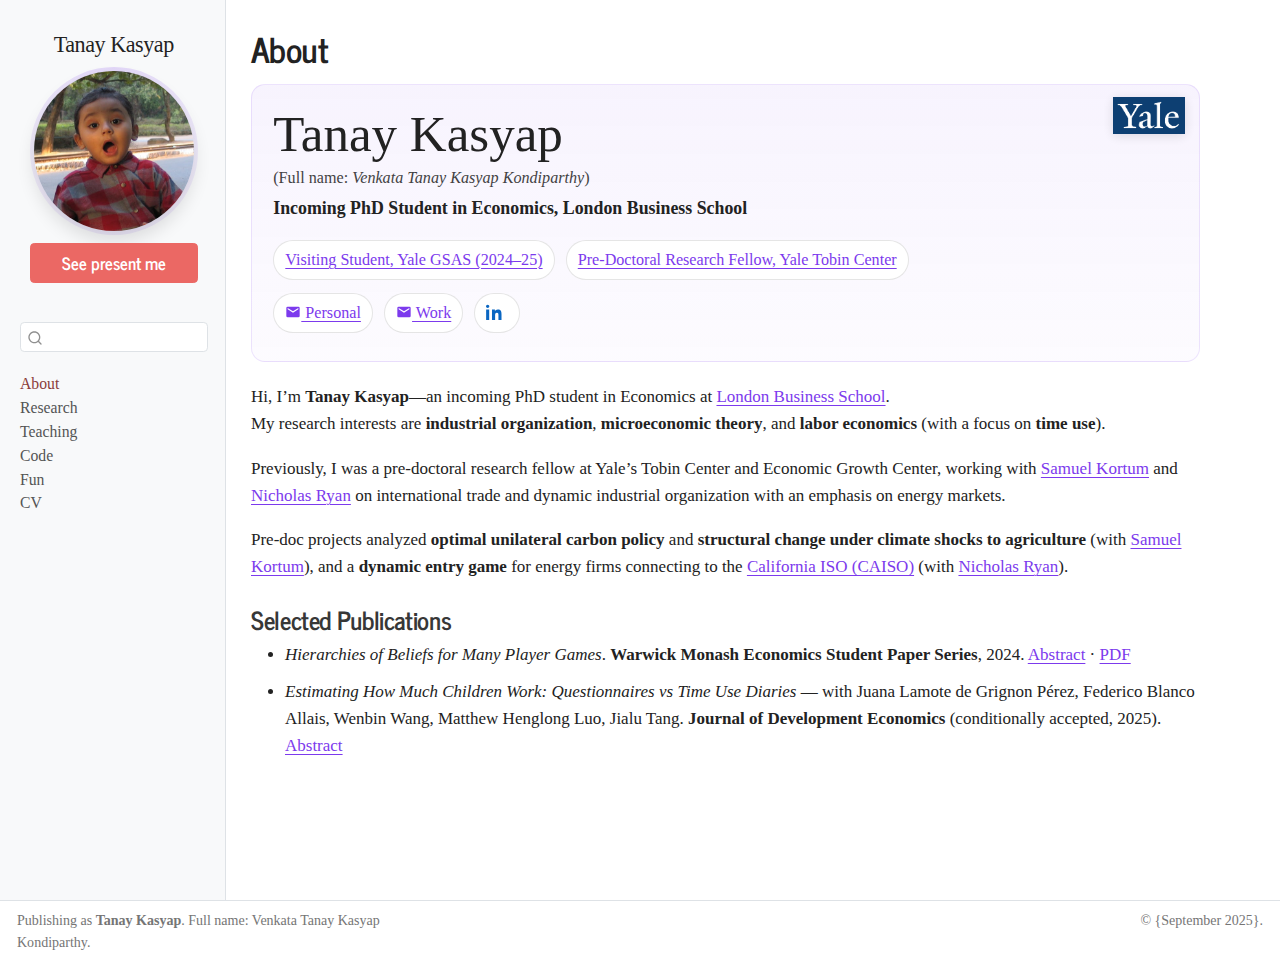
<file: index.html>
<!DOCTYPE html>
<html xmlns="http://www.w3.org/1999/xhtml" lang="en" xml:lang="en"><head>

<meta charset="utf-8">
<meta name="generator" content="quarto-1.7.34">

<meta name="viewport" content="width=device-width, initial-scale=1.0, user-scalable=yes">


<title>About – Tanay Kasyap</title>
<style>
code{white-space: pre-wrap;}
span.smallcaps{font-variant: small-caps;}
div.columns{display: flex; gap: min(4vw, 1.5em);}
div.column{flex: auto; overflow-x: auto;}
div.hanging-indent{margin-left: 1.5em; text-indent: -1.5em;}
ul.task-list{list-style: none;}
ul.task-list li input[type="checkbox"] {
  width: 0.8em;
  margin: 0 0.8em 0.2em -1em; /* quarto-specific, see https://github.com/quarto-dev/quarto-cli/issues/4556 */ 
  vertical-align: middle;
}
</style>


<script src="site_libs/quarto-nav/quarto-nav.js"></script>
<script src="site_libs/quarto-nav/headroom.min.js"></script>
<script src="site_libs/clipboard/clipboard.min.js"></script>
<script src="site_libs/quarto-search/autocomplete.umd.js"></script>
<script src="site_libs/quarto-search/fuse.min.js"></script>
<script src="site_libs/quarto-search/quarto-search.js"></script>
<meta name="quarto:offset" content="./">
<script src="site_libs/quarto-html/quarto.js" type="module"></script>
<script src="site_libs/quarto-html/tabsets/tabsets.js" type="module"></script>
<script src="site_libs/quarto-html/popper.min.js"></script>
<script src="site_libs/quarto-html/tippy.umd.min.js"></script>
<script src="site_libs/quarto-html/anchor.min.js"></script>
<link href="site_libs/quarto-html/tippy.css" rel="stylesheet">
<link href="site_libs/quarto-html/quarto-syntax-highlighting-c8ad9e5dbd60b7b70b38521ab19b7da4.css" rel="stylesheet" id="quarto-text-highlighting-styles">
<script src="site_libs/bootstrap/bootstrap.min.js"></script>
<link href="site_libs/bootstrap/bootstrap-icons.css" rel="stylesheet">
<link href="site_libs/bootstrap/bootstrap-a3cc06d6f3fc6cd0aad7a18a2dd5442f.min.css" rel="stylesheet" append-hash="true" id="quarto-bootstrap" data-mode="light">
<script id="quarto-search-options" type="application/json">{
  "location": "sidebar",
  "copy-button": false,
  "collapse-after": 3,
  "panel-placement": "start",
  "type": "textbox",
  "limit": 50,
  "keyboard-shortcut": [
    "f",
    "/",
    "s"
  ],
  "show-item-context": false,
  "language": {
    "search-no-results-text": "No results",
    "search-matching-documents-text": "matching documents",
    "search-copy-link-title": "Copy link to search",
    "search-hide-matches-text": "Hide additional matches",
    "search-more-match-text": "more match in this document",
    "search-more-matches-text": "more matches in this document",
    "search-clear-button-title": "Clear",
    "search-text-placeholder": "",
    "search-detached-cancel-button-title": "Cancel",
    "search-submit-button-title": "Submit",
    "search-label": "Search"
  }
}</script>
<style>html{ scroll-behavior: smooth; }</style>


<link rel="stylesheet" href="styles.css">
</head>

<body class="nav-sidebar docked fullcontent quarto-light">

<div id="quarto-search-results"></div>
  <header id="quarto-header" class="headroom fixed-top">
  <nav class="quarto-secondary-nav">
    <div class="container-fluid d-flex">
      <button type="button" class="quarto-btn-toggle btn" data-bs-toggle="collapse" role="button" data-bs-target=".quarto-sidebar-collapse-item" aria-controls="quarto-sidebar" aria-expanded="false" aria-label="Toggle sidebar navigation" onclick="if (window.quartoToggleHeadroom) { window.quartoToggleHeadroom(); }">
        <i class="bi bi-layout-text-sidebar-reverse"></i>
      </button>
        <nav class="quarto-page-breadcrumbs" aria-label="breadcrumb"><ol class="breadcrumb"><li class="breadcrumb-item"><a href="./index.html">About</a></li></ol></nav>
        <a class="flex-grow-1" role="navigation" data-bs-toggle="collapse" data-bs-target=".quarto-sidebar-collapse-item" aria-controls="quarto-sidebar" aria-expanded="false" aria-label="Toggle sidebar navigation" onclick="if (window.quartoToggleHeadroom) { window.quartoToggleHeadroom(); }">      
        </a>
      <button type="button" class="btn quarto-search-button" aria-label="Search" onclick="window.quartoOpenSearch();">
        <i class="bi bi-search"></i>
      </button>
    </div>
  </nav>
</header>
<!-- content -->
<div id="quarto-content" class="quarto-container page-columns page-rows-contents page-layout-article">
<!-- sidebar -->
  <nav id="quarto-sidebar" class="sidebar collapse collapse-horizontal quarto-sidebar-collapse-item sidebar-navigation docked overflow-auto">
    <div class="pt-lg-2 mt-2 text-left sidebar-header">
    <div class="sidebar-title mb-0 py-0">
      <a href="./">Tanay Kasyap</a> 
    </div>
      </div>
        <div class="mt-2 flex-shrink-0 align-items-center">
        <div class="sidebar-search">
        <div id="quarto-search" class="" title="Search"></div>
        </div>
        </div>
    <div class="sidebar-menu-container"> 
    <ul class="list-unstyled mt-1">
        <li class="sidebar-item">
  <div class="sidebar-item-container"> 
  <a href="./index.html" class="sidebar-item-text sidebar-link active">
 <span class="menu-text">About</span></a>
  </div>
</li>
        <li class="sidebar-item">
  <div class="sidebar-item-container"> 
  <a href="./research.html" class="sidebar-item-text sidebar-link">
 <span class="menu-text">Research</span></a>
  </div>
</li>
        <li class="sidebar-item">
  <div class="sidebar-item-container"> 
  <a href="./teaching.html" class="sidebar-item-text sidebar-link">
 <span class="menu-text">Teaching</span></a>
  </div>
</li>
        <li class="sidebar-item">
  <div class="sidebar-item-container"> 
  <a href="./code.html" class="sidebar-item-text sidebar-link">
 <span class="menu-text">Code</span></a>
  </div>
</li>
        <li class="sidebar-item">
  <div class="sidebar-item-container"> 
  <a href="./fun.html" class="sidebar-item-text sidebar-link">
 <span class="menu-text">Fun</span></a>
  </div>
</li>
        <li class="sidebar-item">
  <div class="sidebar-item-container"> 
  <a href="./cv.html" class="sidebar-item-text sidebar-link">
 <span class="menu-text">CV</span></a>
  </div>
</li>
    </ul>
    </div>
</nav>
<div id="quarto-sidebar-glass" class="quarto-sidebar-collapse-item" data-bs-toggle="collapse" data-bs-target=".quarto-sidebar-collapse-item"></div>
<!-- margin-sidebar -->
    
<!-- main -->
<main class="content" id="quarto-document-content">

<header id="title-block-header" class="quarto-title-block default">
<div class="quarto-title">
<h1 class="title">About</h1>
</div>



<div class="quarto-title-meta">

    
  
    
  </div>
  


</header>


<div class="hero">
  <!-- Yale emblem (clickable) -->
  <a class="hero-emblem" href="https://tobin.yale.edu" target="_blank" rel="noopener" aria-label="Yale University">
    <img src="assets/img/yale-shield.png" alt="Yale University emblem">
  </a>
  <div class="name">Tanay Kasyap</div>
  <div class="fullname">(Full name: <em>Venkata Tanay Kasyap Kondiparthy</em>)</div>
  <div class="kicker"><strong> Incoming PhD Student in Economics, London Business School</strong></div>
  <div class="badges">
    <!-- <span class="pill">Visiting Student, Yale GSAS (2024–25)</span> -->
    <!-- <span class="pill">Pre-Doctoral Research Fellow, Yale Tobin Center and Economic Growth Center</span> -->
  <div class="badges">
    <a class="pill" href="https://gsas.yale.edu/" target="_blank" rel="noopener">Visiting Student, Yale GSAS (2024–25)</a>
    <a class="pill" href="https://tobin.yale.edu/" target="_blank" rel="noopener">Pre-Doctoral Research Fellow, Yale Tobin Center</a>
    <div class="badges contact-links">

<div class="badges contact-links">
  <a class="pill" href="mailto:venkatatanaykasyap@gmail.com" aria-label="Email personal">
    <svg class="icon" viewbox="0 0 24 24" width="16" height="16" fill="currentColor">
      <path d="M20 4H4a2 2 0 0 0-2 2v12a2 2 0 0 0 2 2h16a2 2 0 0 0 2-2V6a2 2 0 0 0-2-2Zm0 4-8 5L4 8V6l8 5 8-5v2Z"></path>
    </svg>
    Personal
  </a>

  <a class="pill" href="mailto:v.kondiparthy@london.edu" aria-label="Email work">
    <svg class="icon" viewbox="0 0 24 24" width="16" height="16" fill="currentColor">
      <path d="M20 4H4a2 2 0 0 0-2 2v12a2 2 0 0 0 2 2h16a2 2 0 0 0 2-2V6a2 2 0 0 0-2-2Zm0 4-8 5L4 8V6l8 5 8-5v2Z"></path>
    </svg>
    Work
  </a>

  <a class="pill" href="https://linkedin.com/in/kondiparthy" target="_blank" rel="noopener" aria-label="LinkedIn">
    <svg class="icon" viewbox="0 0 24 24" width="16" height="16" fill="#0A66C2" style="margin-right:.35rem">
      <path d="M4.98 3.5C4.98 4.88 3.86 6 2.5 6S0 4.88 0 3.5 1.12 1 2.5 1s2.48 1.12 2.48 2.5zM.2 8.35h4.6V24H.2zM8.96 8.35h4.41v2.13h.06c.61-1.15 2.1-2.36 4.33-2.36 4.63 0 5.49 3.05 5.49 7.01V24h-4.59v-6.98c0-1.66-.03-3.79-2.31-3.79-2.31 0-2.66 1.8-2.66 3.67V24H8.96z"></path>
    </svg>

  </a>
</div>

</div>

</div>

  </div>
</div>
<p>Hi, I’m <strong>Tanay Kasyap</strong>—an incoming PhD student in Economics at <a href="https://www.london.edu/">London Business School</a>.<br>
My research interests are <strong>industrial organization</strong>, <strong>microeconomic theory</strong>, and <strong>labor economics</strong> (with a focus on <strong>time use</strong>).</p>
<p>Previously, I was a pre-doctoral research fellow at Yale’s Tobin Center and Economic Growth Center, working with <a href="https://economics.yale.edu/people/samuel-kortum">Samuel Kortum</a> and <a href="https://economics.yale.edu/people/nicholas-ryan">Nicholas Ryan</a> on international trade and dynamic industrial organization with an emphasis on energy markets.</p>
<p>Pre-doc projects analyzed <strong>optimal unilateral carbon policy</strong> and <strong>structural change under climate shocks to agriculture</strong> (with <a href="https://economics.yale.edu/people/samuel-kortum">Samuel Kortum</a>), and a <strong>dynamic entry game</strong> for energy firms connecting to the <a href="https://www.caiso.com/">California ISO (CAISO)</a> (with <a href="https://economics.yale.edu/people/nicholas-ryan">Nicholas Ryan</a>).</p>
<section id="selected-publications" class="level3">
<h3 class="anchored" data-anchor-id="selected-publications">Selected Publications</h3>
<ul class="selpubs">
<li>
<em>Hierarchies of Beliefs for Many Player Games</em>. <strong>Warwick Monash Economics Student Paper Series</strong>, 2024. <a href="research.html#pub-abs-hierarchies">Abstract</a> · <a href="https://warwick.ac.uk/fac/soc/economics/research/wmesp/manage/72_-_venkata_tanay_kasyap_kondiparthy.pdf" target="_blank" rel="noopener">PDF</a>
</li>
<li>
<em>Estimating How Much Children Work: Questionnaires vs Time Use Diaries</em> — with Juana Lamote de Grignon Pérez, Federico Blanco Allais, Wenbin Wang, Matthew Henglong Luo, Jialu Tang. <strong>Journal of Development Economics</strong> (conditionally accepted, 2025). <a href="research.html#pub-abs-jde">Abstract</a> <!-- Add a PDF link later when you have it:
    · <a href="LINK-TO-JDE-PDF" target="_blank" rel="noopener">PDF</a>
    -->
</li>
</ul>


</section>

</main> <!-- /main -->
<script src="assets/js/site.js"></script>
<script id="quarto-html-after-body" type="application/javascript">
  window.document.addEventListener("DOMContentLoaded", function (event) {
    const icon = "";
    const anchorJS = new window.AnchorJS();
    anchorJS.options = {
      placement: 'right',
      icon: icon
    };
    anchorJS.add('.anchored');
    const isCodeAnnotation = (el) => {
      for (const clz of el.classList) {
        if (clz.startsWith('code-annotation-')) {                     
          return true;
        }
      }
      return false;
    }
    const onCopySuccess = function(e) {
      // button target
      const button = e.trigger;
      // don't keep focus
      button.blur();
      // flash "checked"
      button.classList.add('code-copy-button-checked');
      var currentTitle = button.getAttribute("title");
      button.setAttribute("title", "Copied!");
      let tooltip;
      if (window.bootstrap) {
        button.setAttribute("data-bs-toggle", "tooltip");
        button.setAttribute("data-bs-placement", "left");
        button.setAttribute("data-bs-title", "Copied!");
        tooltip = new bootstrap.Tooltip(button, 
          { trigger: "manual", 
            customClass: "code-copy-button-tooltip",
            offset: [0, -8]});
        tooltip.show();    
      }
      setTimeout(function() {
        if (tooltip) {
          tooltip.hide();
          button.removeAttribute("data-bs-title");
          button.removeAttribute("data-bs-toggle");
          button.removeAttribute("data-bs-placement");
        }
        button.setAttribute("title", currentTitle);
        button.classList.remove('code-copy-button-checked');
      }, 1000);
      // clear code selection
      e.clearSelection();
    }
    const getTextToCopy = function(trigger) {
        const codeEl = trigger.previousElementSibling.cloneNode(true);
        for (const childEl of codeEl.children) {
          if (isCodeAnnotation(childEl)) {
            childEl.remove();
          }
        }
        return codeEl.innerText;
    }
    const clipboard = new window.ClipboardJS('.code-copy-button:not([data-in-quarto-modal])', {
      text: getTextToCopy
    });
    clipboard.on('success', onCopySuccess);
    if (window.document.getElementById('quarto-embedded-source-code-modal')) {
      const clipboardModal = new window.ClipboardJS('.code-copy-button[data-in-quarto-modal]', {
        text: getTextToCopy,
        container: window.document.getElementById('quarto-embedded-source-code-modal')
      });
      clipboardModal.on('success', onCopySuccess);
    }
      var localhostRegex = new RegExp(/^(?:http|https):\/\/localhost\:?[0-9]*\//);
      var mailtoRegex = new RegExp(/^mailto:/);
        var filterRegex = new RegExp("https:\/\/tanaykasyap\.github\.io");
      var isInternal = (href) => {
          return filterRegex.test(href) || localhostRegex.test(href) || mailtoRegex.test(href);
      }
      // Inspect non-navigation links and adorn them if external
     var links = window.document.querySelectorAll('a[href]:not(.nav-link):not(.navbar-brand):not(.toc-action):not(.sidebar-link):not(.sidebar-item-toggle):not(.pagination-link):not(.no-external):not([aria-hidden]):not(.dropdown-item):not(.quarto-navigation-tool):not(.about-link)');
      for (var i=0; i<links.length; i++) {
        const link = links[i];
        if (!isInternal(link.href)) {
          // undo the damage that might have been done by quarto-nav.js in the case of
          // links that we want to consider external
          if (link.dataset.originalHref !== undefined) {
            link.href = link.dataset.originalHref;
          }
            // target, if specified
            link.setAttribute("target", "_blank");
            if (link.getAttribute("rel") === null) {
              link.setAttribute("rel", "noopener");
            }
        }
      }
    function tippyHover(el, contentFn, onTriggerFn, onUntriggerFn) {
      const config = {
        allowHTML: true,
        maxWidth: 500,
        delay: 100,
        arrow: false,
        appendTo: function(el) {
            return el.parentElement;
        },
        interactive: true,
        interactiveBorder: 10,
        theme: 'quarto',
        placement: 'bottom-start',
      };
      if (contentFn) {
        config.content = contentFn;
      }
      if (onTriggerFn) {
        config.onTrigger = onTriggerFn;
      }
      if (onUntriggerFn) {
        config.onUntrigger = onUntriggerFn;
      }
      window.tippy(el, config); 
    }
    const noterefs = window.document.querySelectorAll('a[role="doc-noteref"]');
    for (var i=0; i<noterefs.length; i++) {
      const ref = noterefs[i];
      tippyHover(ref, function() {
        // use id or data attribute instead here
        let href = ref.getAttribute('data-footnote-href') || ref.getAttribute('href');
        try { href = new URL(href).hash; } catch {}
        const id = href.replace(/^#\/?/, "");
        const note = window.document.getElementById(id);
        if (note) {
          return note.innerHTML;
        } else {
          return "";
        }
      });
    }
    const xrefs = window.document.querySelectorAll('a.quarto-xref');
    const processXRef = (id, note) => {
      // Strip column container classes
      const stripColumnClz = (el) => {
        el.classList.remove("page-full", "page-columns");
        if (el.children) {
          for (const child of el.children) {
            stripColumnClz(child);
          }
        }
      }
      stripColumnClz(note)
      if (id === null || id.startsWith('sec-')) {
        // Special case sections, only their first couple elements
        const container = document.createElement("div");
        if (note.children && note.children.length > 2) {
          container.appendChild(note.children[0].cloneNode(true));
          for (let i = 1; i < note.children.length; i++) {
            const child = note.children[i];
            if (child.tagName === "P" && child.innerText === "") {
              continue;
            } else {
              container.appendChild(child.cloneNode(true));
              break;
            }
          }
          if (window.Quarto?.typesetMath) {
            window.Quarto.typesetMath(container);
          }
          return container.innerHTML
        } else {
          if (window.Quarto?.typesetMath) {
            window.Quarto.typesetMath(note);
          }
          return note.innerHTML;
        }
      } else {
        // Remove any anchor links if they are present
        const anchorLink = note.querySelector('a.anchorjs-link');
        if (anchorLink) {
          anchorLink.remove();
        }
        if (window.Quarto?.typesetMath) {
          window.Quarto.typesetMath(note);
        }
        if (note.classList.contains("callout")) {
          return note.outerHTML;
        } else {
          return note.innerHTML;
        }
      }
    }
    for (var i=0; i<xrefs.length; i++) {
      const xref = xrefs[i];
      tippyHover(xref, undefined, function(instance) {
        instance.disable();
        let url = xref.getAttribute('href');
        let hash = undefined; 
        if (url.startsWith('#')) {
          hash = url;
        } else {
          try { hash = new URL(url).hash; } catch {}
        }
        if (hash) {
          const id = hash.replace(/^#\/?/, "");
          const note = window.document.getElementById(id);
          if (note !== null) {
            try {
              const html = processXRef(id, note.cloneNode(true));
              instance.setContent(html);
            } finally {
              instance.enable();
              instance.show();
            }
          } else {
            // See if we can fetch this
            fetch(url.split('#')[0])
            .then(res => res.text())
            .then(html => {
              const parser = new DOMParser();
              const htmlDoc = parser.parseFromString(html, "text/html");
              const note = htmlDoc.getElementById(id);
              if (note !== null) {
                const html = processXRef(id, note);
                instance.setContent(html);
              } 
            }).finally(() => {
              instance.enable();
              instance.show();
            });
          }
        } else {
          // See if we can fetch a full url (with no hash to target)
          // This is a special case and we should probably do some content thinning / targeting
          fetch(url)
          .then(res => res.text())
          .then(html => {
            const parser = new DOMParser();
            const htmlDoc = parser.parseFromString(html, "text/html");
            const note = htmlDoc.querySelector('main.content');
            if (note !== null) {
              // This should only happen for chapter cross references
              // (since there is no id in the URL)
              // remove the first header
              if (note.children.length > 0 && note.children[0].tagName === "HEADER") {
                note.children[0].remove();
              }
              const html = processXRef(null, note);
              instance.setContent(html);
            } 
          }).finally(() => {
            instance.enable();
            instance.show();
          });
        }
      }, function(instance) {
      });
    }
        let selectedAnnoteEl;
        const selectorForAnnotation = ( cell, annotation) => {
          let cellAttr = 'data-code-cell="' + cell + '"';
          let lineAttr = 'data-code-annotation="' +  annotation + '"';
          const selector = 'span[' + cellAttr + '][' + lineAttr + ']';
          return selector;
        }
        const selectCodeLines = (annoteEl) => {
          const doc = window.document;
          const targetCell = annoteEl.getAttribute("data-target-cell");
          const targetAnnotation = annoteEl.getAttribute("data-target-annotation");
          const annoteSpan = window.document.querySelector(selectorForAnnotation(targetCell, targetAnnotation));
          const lines = annoteSpan.getAttribute("data-code-lines").split(",");
          const lineIds = lines.map((line) => {
            return targetCell + "-" + line;
          })
          let top = null;
          let height = null;
          let parent = null;
          if (lineIds.length > 0) {
              //compute the position of the single el (top and bottom and make a div)
              const el = window.document.getElementById(lineIds[0]);
              top = el.offsetTop;
              height = el.offsetHeight;
              parent = el.parentElement.parentElement;
            if (lineIds.length > 1) {
              const lastEl = window.document.getElementById(lineIds[lineIds.length - 1]);
              const bottom = lastEl.offsetTop + lastEl.offsetHeight;
              height = bottom - top;
            }
            if (top !== null && height !== null && parent !== null) {
              // cook up a div (if necessary) and position it 
              let div = window.document.getElementById("code-annotation-line-highlight");
              if (div === null) {
                div = window.document.createElement("div");
                div.setAttribute("id", "code-annotation-line-highlight");
                div.style.position = 'absolute';
                parent.appendChild(div);
              }
              div.style.top = top - 2 + "px";
              div.style.height = height + 4 + "px";
              div.style.left = 0;
              let gutterDiv = window.document.getElementById("code-annotation-line-highlight-gutter");
              if (gutterDiv === null) {
                gutterDiv = window.document.createElement("div");
                gutterDiv.setAttribute("id", "code-annotation-line-highlight-gutter");
                gutterDiv.style.position = 'absolute';
                const codeCell = window.document.getElementById(targetCell);
                const gutter = codeCell.querySelector('.code-annotation-gutter');
                gutter.appendChild(gutterDiv);
              }
              gutterDiv.style.top = top - 2 + "px";
              gutterDiv.style.height = height + 4 + "px";
            }
            selectedAnnoteEl = annoteEl;
          }
        };
        const unselectCodeLines = () => {
          const elementsIds = ["code-annotation-line-highlight", "code-annotation-line-highlight-gutter"];
          elementsIds.forEach((elId) => {
            const div = window.document.getElementById(elId);
            if (div) {
              div.remove();
            }
          });
          selectedAnnoteEl = undefined;
        };
          // Handle positioning of the toggle
      window.addEventListener(
        "resize",
        throttle(() => {
          elRect = undefined;
          if (selectedAnnoteEl) {
            selectCodeLines(selectedAnnoteEl);
          }
        }, 10)
      );
      function throttle(fn, ms) {
      let throttle = false;
      let timer;
        return (...args) => {
          if(!throttle) { // first call gets through
              fn.apply(this, args);
              throttle = true;
          } else { // all the others get throttled
              if(timer) clearTimeout(timer); // cancel #2
              timer = setTimeout(() => {
                fn.apply(this, args);
                timer = throttle = false;
              }, ms);
          }
        };
      }
        // Attach click handler to the DT
        const annoteDls = window.document.querySelectorAll('dt[data-target-cell]');
        for (const annoteDlNode of annoteDls) {
          annoteDlNode.addEventListener('click', (event) => {
            const clickedEl = event.target;
            if (clickedEl !== selectedAnnoteEl) {
              unselectCodeLines();
              const activeEl = window.document.querySelector('dt[data-target-cell].code-annotation-active');
              if (activeEl) {
                activeEl.classList.remove('code-annotation-active');
              }
              selectCodeLines(clickedEl);
              clickedEl.classList.add('code-annotation-active');
            } else {
              // Unselect the line
              unselectCodeLines();
              clickedEl.classList.remove('code-annotation-active');
            }
          });
        }
    const findCites = (el) => {
      const parentEl = el.parentElement;
      if (parentEl) {
        const cites = parentEl.dataset.cites;
        if (cites) {
          return {
            el,
            cites: cites.split(' ')
          };
        } else {
          return findCites(el.parentElement)
        }
      } else {
        return undefined;
      }
    };
    var bibliorefs = window.document.querySelectorAll('a[role="doc-biblioref"]');
    for (var i=0; i<bibliorefs.length; i++) {
      const ref = bibliorefs[i];
      const citeInfo = findCites(ref);
      if (citeInfo) {
        tippyHover(citeInfo.el, function() {
          var popup = window.document.createElement('div');
          citeInfo.cites.forEach(function(cite) {
            var citeDiv = window.document.createElement('div');
            citeDiv.classList.add('hanging-indent');
            citeDiv.classList.add('csl-entry');
            var biblioDiv = window.document.getElementById('ref-' + cite);
            if (biblioDiv) {
              citeDiv.innerHTML = biblioDiv.innerHTML;
            }
            popup.appendChild(citeDiv);
          });
          return popup.innerHTML;
        });
      }
    }
  });
  </script>
</div> <!-- /content -->
<footer class="footer">
  <div class="nav-footer">
    <div class="nav-footer-left">
<p>Publishing as <strong>Tanay Kasyap</strong>. Full name: Venkata Tanay Kasyap Kondiparthy.</p>
</div>   
    <div class="nav-footer-center">
      &nbsp;
    </div>
    <div class="nav-footer-right">
<p>© {September 2025}.</p>
</div>
  </div>
</footer>




<script src="site_libs/quarto-html/zenscroll-min.js"></script>
</body></html>
</file>
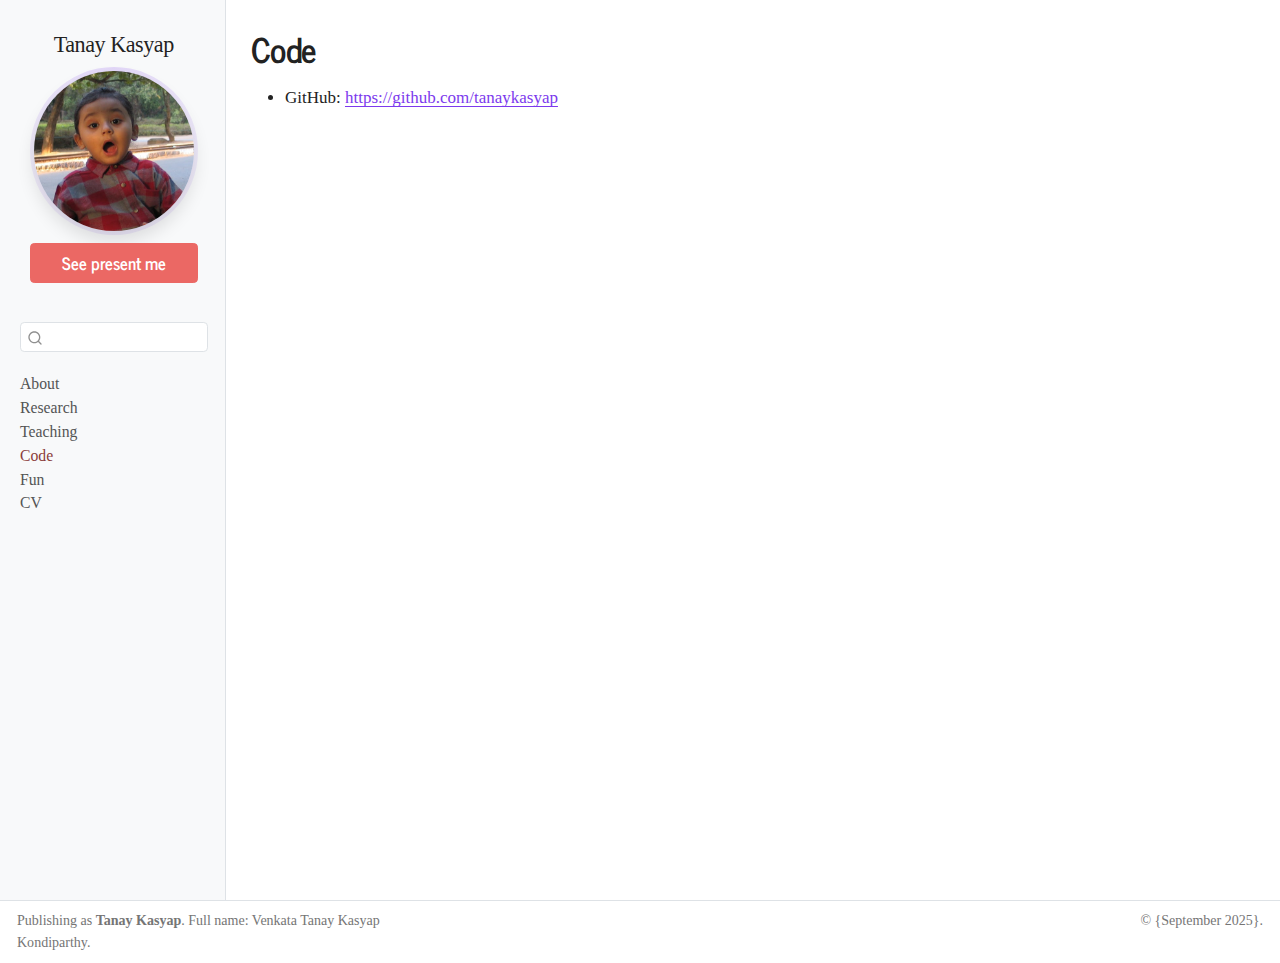
<file: code.html>
<!DOCTYPE html>
<html xmlns="http://www.w3.org/1999/xhtml" lang="en" xml:lang="en"><head>

<meta charset="utf-8">
<meta name="generator" content="quarto-1.7.34">

<meta name="viewport" content="width=device-width, initial-scale=1.0, user-scalable=yes">


<title>Code – Tanay Kasyap</title>
<style>
code{white-space: pre-wrap;}
span.smallcaps{font-variant: small-caps;}
div.columns{display: flex; gap: min(4vw, 1.5em);}
div.column{flex: auto; overflow-x: auto;}
div.hanging-indent{margin-left: 1.5em; text-indent: -1.5em;}
ul.task-list{list-style: none;}
ul.task-list li input[type="checkbox"] {
  width: 0.8em;
  margin: 0 0.8em 0.2em -1em; /* quarto-specific, see https://github.com/quarto-dev/quarto-cli/issues/4556 */ 
  vertical-align: middle;
}
</style>


<script src="site_libs/quarto-nav/quarto-nav.js"></script>
<script src="site_libs/quarto-nav/headroom.min.js"></script>
<script src="site_libs/clipboard/clipboard.min.js"></script>
<script src="site_libs/quarto-search/autocomplete.umd.js"></script>
<script src="site_libs/quarto-search/fuse.min.js"></script>
<script src="site_libs/quarto-search/quarto-search.js"></script>
<meta name="quarto:offset" content="./">
<script src="site_libs/quarto-html/quarto.js" type="module"></script>
<script src="site_libs/quarto-html/tabsets/tabsets.js" type="module"></script>
<script src="site_libs/quarto-html/popper.min.js"></script>
<script src="site_libs/quarto-html/tippy.umd.min.js"></script>
<script src="site_libs/quarto-html/anchor.min.js"></script>
<link href="site_libs/quarto-html/tippy.css" rel="stylesheet">
<link href="site_libs/quarto-html/quarto-syntax-highlighting-c8ad9e5dbd60b7b70b38521ab19b7da4.css" rel="stylesheet" id="quarto-text-highlighting-styles">
<script src="site_libs/bootstrap/bootstrap.min.js"></script>
<link href="site_libs/bootstrap/bootstrap-icons.css" rel="stylesheet">
<link href="site_libs/bootstrap/bootstrap-a3cc06d6f3fc6cd0aad7a18a2dd5442f.min.css" rel="stylesheet" append-hash="true" id="quarto-bootstrap" data-mode="light">
<script id="quarto-search-options" type="application/json">{
  "location": "sidebar",
  "copy-button": false,
  "collapse-after": 3,
  "panel-placement": "start",
  "type": "textbox",
  "limit": 50,
  "keyboard-shortcut": [
    "f",
    "/",
    "s"
  ],
  "show-item-context": false,
  "language": {
    "search-no-results-text": "No results",
    "search-matching-documents-text": "matching documents",
    "search-copy-link-title": "Copy link to search",
    "search-hide-matches-text": "Hide additional matches",
    "search-more-match-text": "more match in this document",
    "search-more-matches-text": "more matches in this document",
    "search-clear-button-title": "Clear",
    "search-text-placeholder": "",
    "search-detached-cancel-button-title": "Cancel",
    "search-submit-button-title": "Submit",
    "search-label": "Search"
  }
}</script>
<style>html{ scroll-behavior: smooth; }</style>


<link rel="stylesheet" href="styles.css">
</head>

<body class="nav-sidebar docked fullcontent quarto-light">

<div id="quarto-search-results"></div>
  <header id="quarto-header" class="headroom fixed-top">
  <nav class="quarto-secondary-nav">
    <div class="container-fluid d-flex">
      <button type="button" class="quarto-btn-toggle btn" data-bs-toggle="collapse" role="button" data-bs-target=".quarto-sidebar-collapse-item" aria-controls="quarto-sidebar" aria-expanded="false" aria-label="Toggle sidebar navigation" onclick="if (window.quartoToggleHeadroom) { window.quartoToggleHeadroom(); }">
        <i class="bi bi-layout-text-sidebar-reverse"></i>
      </button>
        <nav class="quarto-page-breadcrumbs" aria-label="breadcrumb"><ol class="breadcrumb"><li class="breadcrumb-item"><a href="./code.html">Code</a></li></ol></nav>
        <a class="flex-grow-1" role="navigation" data-bs-toggle="collapse" data-bs-target=".quarto-sidebar-collapse-item" aria-controls="quarto-sidebar" aria-expanded="false" aria-label="Toggle sidebar navigation" onclick="if (window.quartoToggleHeadroom) { window.quartoToggleHeadroom(); }">      
        </a>
      <button type="button" class="btn quarto-search-button" aria-label="Search" onclick="window.quartoOpenSearch();">
        <i class="bi bi-search"></i>
      </button>
    </div>
  </nav>
</header>
<!-- content -->
<div id="quarto-content" class="quarto-container page-columns page-rows-contents page-layout-article">
<!-- sidebar -->
  <nav id="quarto-sidebar" class="sidebar collapse collapse-horizontal quarto-sidebar-collapse-item sidebar-navigation docked overflow-auto">
    <div class="pt-lg-2 mt-2 text-left sidebar-header">
    <div class="sidebar-title mb-0 py-0">
      <a href="./">Tanay Kasyap</a> 
    </div>
      </div>
        <div class="mt-2 flex-shrink-0 align-items-center">
        <div class="sidebar-search">
        <div id="quarto-search" class="" title="Search"></div>
        </div>
        </div>
    <div class="sidebar-menu-container"> 
    <ul class="list-unstyled mt-1">
        <li class="sidebar-item">
  <div class="sidebar-item-container"> 
  <a href="./index.html" class="sidebar-item-text sidebar-link">
 <span class="menu-text">About</span></a>
  </div>
</li>
        <li class="sidebar-item">
  <div class="sidebar-item-container"> 
  <a href="./research.html" class="sidebar-item-text sidebar-link">
 <span class="menu-text">Research</span></a>
  </div>
</li>
        <li class="sidebar-item">
  <div class="sidebar-item-container"> 
  <a href="./teaching.html" class="sidebar-item-text sidebar-link">
 <span class="menu-text">Teaching</span></a>
  </div>
</li>
        <li class="sidebar-item">
  <div class="sidebar-item-container"> 
  <a href="./code.html" class="sidebar-item-text sidebar-link active">
 <span class="menu-text">Code</span></a>
  </div>
</li>
        <li class="sidebar-item">
  <div class="sidebar-item-container"> 
  <a href="./fun.html" class="sidebar-item-text sidebar-link">
 <span class="menu-text">Fun</span></a>
  </div>
</li>
        <li class="sidebar-item">
  <div class="sidebar-item-container"> 
  <a href="./cv.html" class="sidebar-item-text sidebar-link">
 <span class="menu-text">CV</span></a>
  </div>
</li>
    </ul>
    </div>
</nav>
<div id="quarto-sidebar-glass" class="quarto-sidebar-collapse-item" data-bs-toggle="collapse" data-bs-target=".quarto-sidebar-collapse-item"></div>
<!-- margin-sidebar -->
    
<!-- main -->
<main class="content" id="quarto-document-content">

<header id="title-block-header" class="quarto-title-block default">
<div class="quarto-title">
<h1 class="title">Code</h1>
</div>



<div class="quarto-title-meta">

    
  
    
  </div>
  


</header>


<ul>
<li>GitHub: <a href="https://github.com/tanaykasyap" class="uri">https://github.com/tanaykasyap</a></li>
</ul>



</main> <!-- /main -->
<script src="assets/js/site.js"></script>
<script id="quarto-html-after-body" type="application/javascript">
  window.document.addEventListener("DOMContentLoaded", function (event) {
    const icon = "";
    const anchorJS = new window.AnchorJS();
    anchorJS.options = {
      placement: 'right',
      icon: icon
    };
    anchorJS.add('.anchored');
    const isCodeAnnotation = (el) => {
      for (const clz of el.classList) {
        if (clz.startsWith('code-annotation-')) {                     
          return true;
        }
      }
      return false;
    }
    const onCopySuccess = function(e) {
      // button target
      const button = e.trigger;
      // don't keep focus
      button.blur();
      // flash "checked"
      button.classList.add('code-copy-button-checked');
      var currentTitle = button.getAttribute("title");
      button.setAttribute("title", "Copied!");
      let tooltip;
      if (window.bootstrap) {
        button.setAttribute("data-bs-toggle", "tooltip");
        button.setAttribute("data-bs-placement", "left");
        button.setAttribute("data-bs-title", "Copied!");
        tooltip = new bootstrap.Tooltip(button, 
          { trigger: "manual", 
            customClass: "code-copy-button-tooltip",
            offset: [0, -8]});
        tooltip.show();    
      }
      setTimeout(function() {
        if (tooltip) {
          tooltip.hide();
          button.removeAttribute("data-bs-title");
          button.removeAttribute("data-bs-toggle");
          button.removeAttribute("data-bs-placement");
        }
        button.setAttribute("title", currentTitle);
        button.classList.remove('code-copy-button-checked');
      }, 1000);
      // clear code selection
      e.clearSelection();
    }
    const getTextToCopy = function(trigger) {
        const codeEl = trigger.previousElementSibling.cloneNode(true);
        for (const childEl of codeEl.children) {
          if (isCodeAnnotation(childEl)) {
            childEl.remove();
          }
        }
        return codeEl.innerText;
    }
    const clipboard = new window.ClipboardJS('.code-copy-button:not([data-in-quarto-modal])', {
      text: getTextToCopy
    });
    clipboard.on('success', onCopySuccess);
    if (window.document.getElementById('quarto-embedded-source-code-modal')) {
      const clipboardModal = new window.ClipboardJS('.code-copy-button[data-in-quarto-modal]', {
        text: getTextToCopy,
        container: window.document.getElementById('quarto-embedded-source-code-modal')
      });
      clipboardModal.on('success', onCopySuccess);
    }
      var localhostRegex = new RegExp(/^(?:http|https):\/\/localhost\:?[0-9]*\//);
      var mailtoRegex = new RegExp(/^mailto:/);
        var filterRegex = new RegExp("https:\/\/tanaykasyap\.github\.io");
      var isInternal = (href) => {
          return filterRegex.test(href) || localhostRegex.test(href) || mailtoRegex.test(href);
      }
      // Inspect non-navigation links and adorn them if external
     var links = window.document.querySelectorAll('a[href]:not(.nav-link):not(.navbar-brand):not(.toc-action):not(.sidebar-link):not(.sidebar-item-toggle):not(.pagination-link):not(.no-external):not([aria-hidden]):not(.dropdown-item):not(.quarto-navigation-tool):not(.about-link)');
      for (var i=0; i<links.length; i++) {
        const link = links[i];
        if (!isInternal(link.href)) {
          // undo the damage that might have been done by quarto-nav.js in the case of
          // links that we want to consider external
          if (link.dataset.originalHref !== undefined) {
            link.href = link.dataset.originalHref;
          }
            // target, if specified
            link.setAttribute("target", "_blank");
            if (link.getAttribute("rel") === null) {
              link.setAttribute("rel", "noopener");
            }
        }
      }
    function tippyHover(el, contentFn, onTriggerFn, onUntriggerFn) {
      const config = {
        allowHTML: true,
        maxWidth: 500,
        delay: 100,
        arrow: false,
        appendTo: function(el) {
            return el.parentElement;
        },
        interactive: true,
        interactiveBorder: 10,
        theme: 'quarto',
        placement: 'bottom-start',
      };
      if (contentFn) {
        config.content = contentFn;
      }
      if (onTriggerFn) {
        config.onTrigger = onTriggerFn;
      }
      if (onUntriggerFn) {
        config.onUntrigger = onUntriggerFn;
      }
      window.tippy(el, config); 
    }
    const noterefs = window.document.querySelectorAll('a[role="doc-noteref"]');
    for (var i=0; i<noterefs.length; i++) {
      const ref = noterefs[i];
      tippyHover(ref, function() {
        // use id or data attribute instead here
        let href = ref.getAttribute('data-footnote-href') || ref.getAttribute('href');
        try { href = new URL(href).hash; } catch {}
        const id = href.replace(/^#\/?/, "");
        const note = window.document.getElementById(id);
        if (note) {
          return note.innerHTML;
        } else {
          return "";
        }
      });
    }
    const xrefs = window.document.querySelectorAll('a.quarto-xref');
    const processXRef = (id, note) => {
      // Strip column container classes
      const stripColumnClz = (el) => {
        el.classList.remove("page-full", "page-columns");
        if (el.children) {
          for (const child of el.children) {
            stripColumnClz(child);
          }
        }
      }
      stripColumnClz(note)
      if (id === null || id.startsWith('sec-')) {
        // Special case sections, only their first couple elements
        const container = document.createElement("div");
        if (note.children && note.children.length > 2) {
          container.appendChild(note.children[0].cloneNode(true));
          for (let i = 1; i < note.children.length; i++) {
            const child = note.children[i];
            if (child.tagName === "P" && child.innerText === "") {
              continue;
            } else {
              container.appendChild(child.cloneNode(true));
              break;
            }
          }
          if (window.Quarto?.typesetMath) {
            window.Quarto.typesetMath(container);
          }
          return container.innerHTML
        } else {
          if (window.Quarto?.typesetMath) {
            window.Quarto.typesetMath(note);
          }
          return note.innerHTML;
        }
      } else {
        // Remove any anchor links if they are present
        const anchorLink = note.querySelector('a.anchorjs-link');
        if (anchorLink) {
          anchorLink.remove();
        }
        if (window.Quarto?.typesetMath) {
          window.Quarto.typesetMath(note);
        }
        if (note.classList.contains("callout")) {
          return note.outerHTML;
        } else {
          return note.innerHTML;
        }
      }
    }
    for (var i=0; i<xrefs.length; i++) {
      const xref = xrefs[i];
      tippyHover(xref, undefined, function(instance) {
        instance.disable();
        let url = xref.getAttribute('href');
        let hash = undefined; 
        if (url.startsWith('#')) {
          hash = url;
        } else {
          try { hash = new URL(url).hash; } catch {}
        }
        if (hash) {
          const id = hash.replace(/^#\/?/, "");
          const note = window.document.getElementById(id);
          if (note !== null) {
            try {
              const html = processXRef(id, note.cloneNode(true));
              instance.setContent(html);
            } finally {
              instance.enable();
              instance.show();
            }
          } else {
            // See if we can fetch this
            fetch(url.split('#')[0])
            .then(res => res.text())
            .then(html => {
              const parser = new DOMParser();
              const htmlDoc = parser.parseFromString(html, "text/html");
              const note = htmlDoc.getElementById(id);
              if (note !== null) {
                const html = processXRef(id, note);
                instance.setContent(html);
              } 
            }).finally(() => {
              instance.enable();
              instance.show();
            });
          }
        } else {
          // See if we can fetch a full url (with no hash to target)
          // This is a special case and we should probably do some content thinning / targeting
          fetch(url)
          .then(res => res.text())
          .then(html => {
            const parser = new DOMParser();
            const htmlDoc = parser.parseFromString(html, "text/html");
            const note = htmlDoc.querySelector('main.content');
            if (note !== null) {
              // This should only happen for chapter cross references
              // (since there is no id in the URL)
              // remove the first header
              if (note.children.length > 0 && note.children[0].tagName === "HEADER") {
                note.children[0].remove();
              }
              const html = processXRef(null, note);
              instance.setContent(html);
            } 
          }).finally(() => {
            instance.enable();
            instance.show();
          });
        }
      }, function(instance) {
      });
    }
        let selectedAnnoteEl;
        const selectorForAnnotation = ( cell, annotation) => {
          let cellAttr = 'data-code-cell="' + cell + '"';
          let lineAttr = 'data-code-annotation="' +  annotation + '"';
          const selector = 'span[' + cellAttr + '][' + lineAttr + ']';
          return selector;
        }
        const selectCodeLines = (annoteEl) => {
          const doc = window.document;
          const targetCell = annoteEl.getAttribute("data-target-cell");
          const targetAnnotation = annoteEl.getAttribute("data-target-annotation");
          const annoteSpan = window.document.querySelector(selectorForAnnotation(targetCell, targetAnnotation));
          const lines = annoteSpan.getAttribute("data-code-lines").split(",");
          const lineIds = lines.map((line) => {
            return targetCell + "-" + line;
          })
          let top = null;
          let height = null;
          let parent = null;
          if (lineIds.length > 0) {
              //compute the position of the single el (top and bottom and make a div)
              const el = window.document.getElementById(lineIds[0]);
              top = el.offsetTop;
              height = el.offsetHeight;
              parent = el.parentElement.parentElement;
            if (lineIds.length > 1) {
              const lastEl = window.document.getElementById(lineIds[lineIds.length - 1]);
              const bottom = lastEl.offsetTop + lastEl.offsetHeight;
              height = bottom - top;
            }
            if (top !== null && height !== null && parent !== null) {
              // cook up a div (if necessary) and position it 
              let div = window.document.getElementById("code-annotation-line-highlight");
              if (div === null) {
                div = window.document.createElement("div");
                div.setAttribute("id", "code-annotation-line-highlight");
                div.style.position = 'absolute';
                parent.appendChild(div);
              }
              div.style.top = top - 2 + "px";
              div.style.height = height + 4 + "px";
              div.style.left = 0;
              let gutterDiv = window.document.getElementById("code-annotation-line-highlight-gutter");
              if (gutterDiv === null) {
                gutterDiv = window.document.createElement("div");
                gutterDiv.setAttribute("id", "code-annotation-line-highlight-gutter");
                gutterDiv.style.position = 'absolute';
                const codeCell = window.document.getElementById(targetCell);
                const gutter = codeCell.querySelector('.code-annotation-gutter');
                gutter.appendChild(gutterDiv);
              }
              gutterDiv.style.top = top - 2 + "px";
              gutterDiv.style.height = height + 4 + "px";
            }
            selectedAnnoteEl = annoteEl;
          }
        };
        const unselectCodeLines = () => {
          const elementsIds = ["code-annotation-line-highlight", "code-annotation-line-highlight-gutter"];
          elementsIds.forEach((elId) => {
            const div = window.document.getElementById(elId);
            if (div) {
              div.remove();
            }
          });
          selectedAnnoteEl = undefined;
        };
          // Handle positioning of the toggle
      window.addEventListener(
        "resize",
        throttle(() => {
          elRect = undefined;
          if (selectedAnnoteEl) {
            selectCodeLines(selectedAnnoteEl);
          }
        }, 10)
      );
      function throttle(fn, ms) {
      let throttle = false;
      let timer;
        return (...args) => {
          if(!throttle) { // first call gets through
              fn.apply(this, args);
              throttle = true;
          } else { // all the others get throttled
              if(timer) clearTimeout(timer); // cancel #2
              timer = setTimeout(() => {
                fn.apply(this, args);
                timer = throttle = false;
              }, ms);
          }
        };
      }
        // Attach click handler to the DT
        const annoteDls = window.document.querySelectorAll('dt[data-target-cell]');
        for (const annoteDlNode of annoteDls) {
          annoteDlNode.addEventListener('click', (event) => {
            const clickedEl = event.target;
            if (clickedEl !== selectedAnnoteEl) {
              unselectCodeLines();
              const activeEl = window.document.querySelector('dt[data-target-cell].code-annotation-active');
              if (activeEl) {
                activeEl.classList.remove('code-annotation-active');
              }
              selectCodeLines(clickedEl);
              clickedEl.classList.add('code-annotation-active');
            } else {
              // Unselect the line
              unselectCodeLines();
              clickedEl.classList.remove('code-annotation-active');
            }
          });
        }
    const findCites = (el) => {
      const parentEl = el.parentElement;
      if (parentEl) {
        const cites = parentEl.dataset.cites;
        if (cites) {
          return {
            el,
            cites: cites.split(' ')
          };
        } else {
          return findCites(el.parentElement)
        }
      } else {
        return undefined;
      }
    };
    var bibliorefs = window.document.querySelectorAll('a[role="doc-biblioref"]');
    for (var i=0; i<bibliorefs.length; i++) {
      const ref = bibliorefs[i];
      const citeInfo = findCites(ref);
      if (citeInfo) {
        tippyHover(citeInfo.el, function() {
          var popup = window.document.createElement('div');
          citeInfo.cites.forEach(function(cite) {
            var citeDiv = window.document.createElement('div');
            citeDiv.classList.add('hanging-indent');
            citeDiv.classList.add('csl-entry');
            var biblioDiv = window.document.getElementById('ref-' + cite);
            if (biblioDiv) {
              citeDiv.innerHTML = biblioDiv.innerHTML;
            }
            popup.appendChild(citeDiv);
          });
          return popup.innerHTML;
        });
      }
    }
  });
  </script>
</div> <!-- /content -->
<footer class="footer">
  <div class="nav-footer">
    <div class="nav-footer-left">
<p>Publishing as <strong>Tanay Kasyap</strong>. Full name: Venkata Tanay Kasyap Kondiparthy.</p>
</div>   
    <div class="nav-footer-center">
      &nbsp;
    </div>
    <div class="nav-footer-right">
<p>© {September 2025}.</p>
</div>
  </div>
</footer>




<script src="site_libs/quarto-html/zenscroll-min.js"></script>
</body></html>
</file>
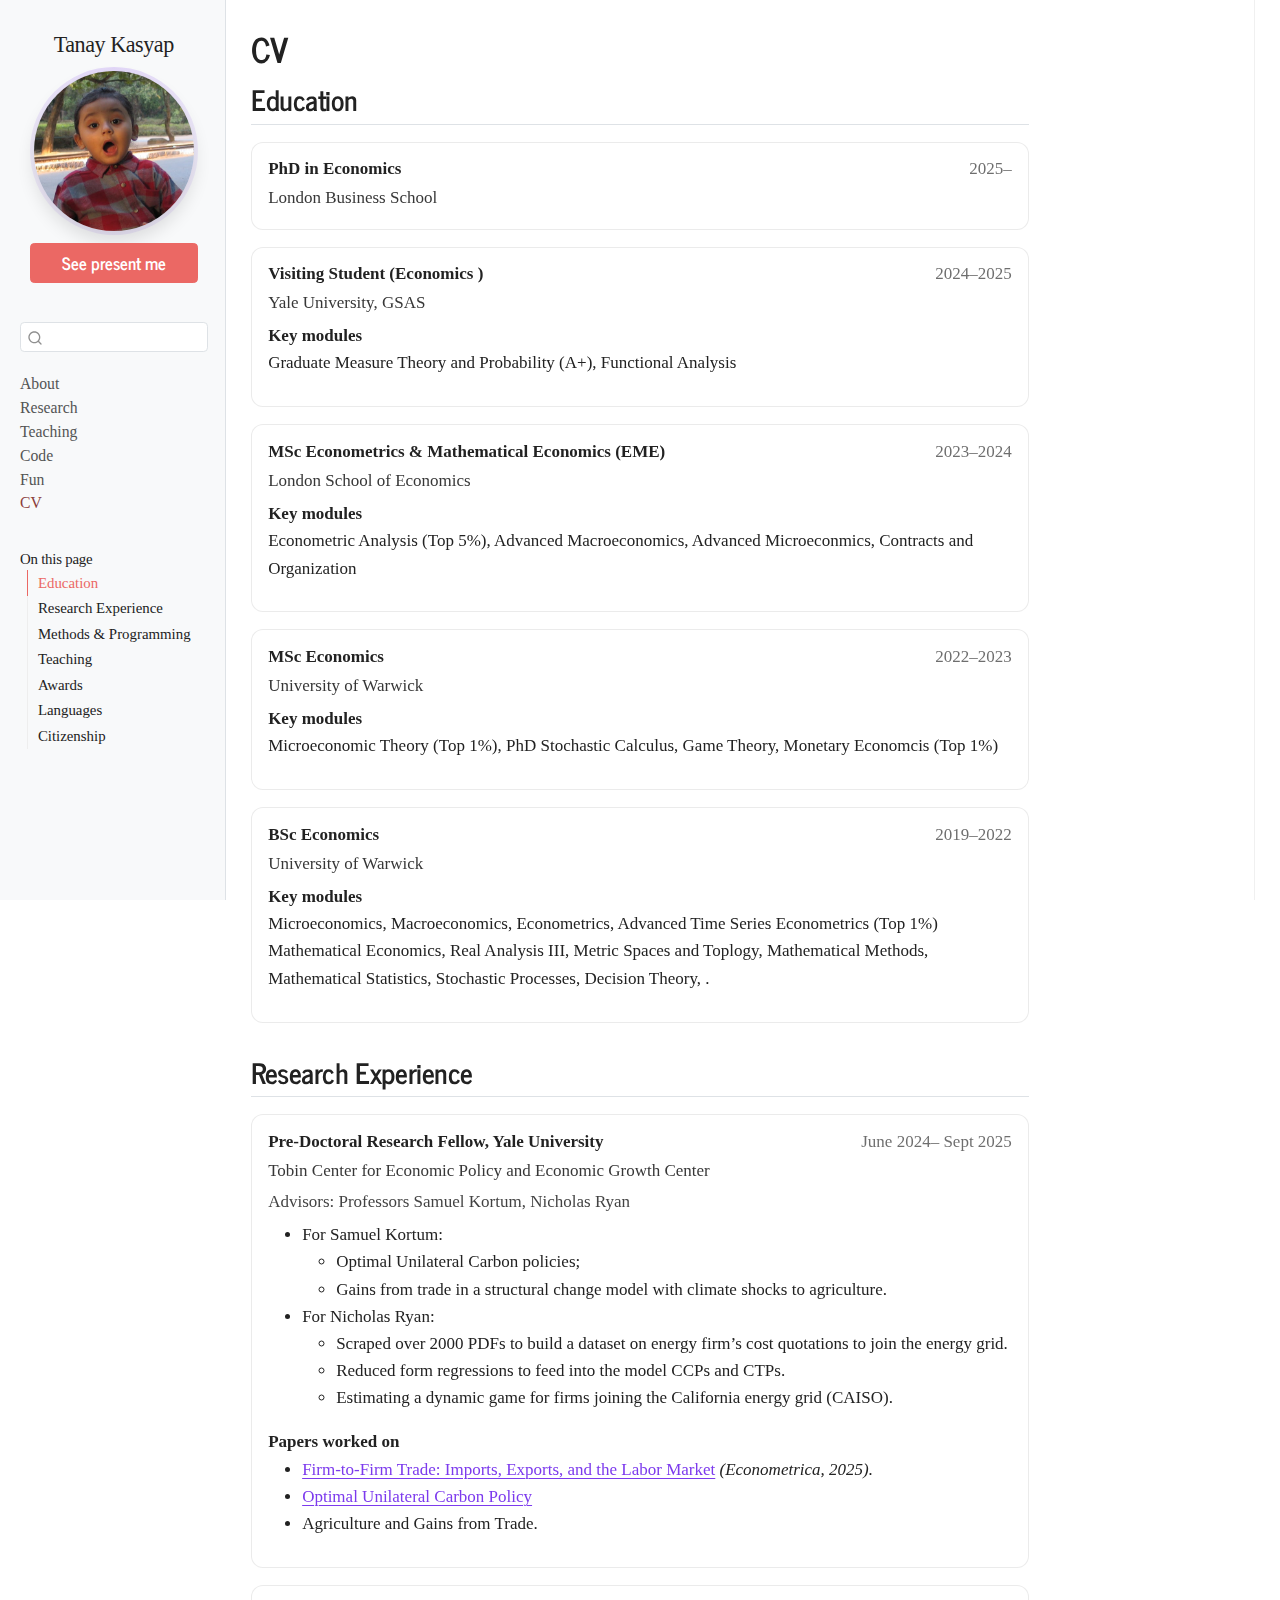
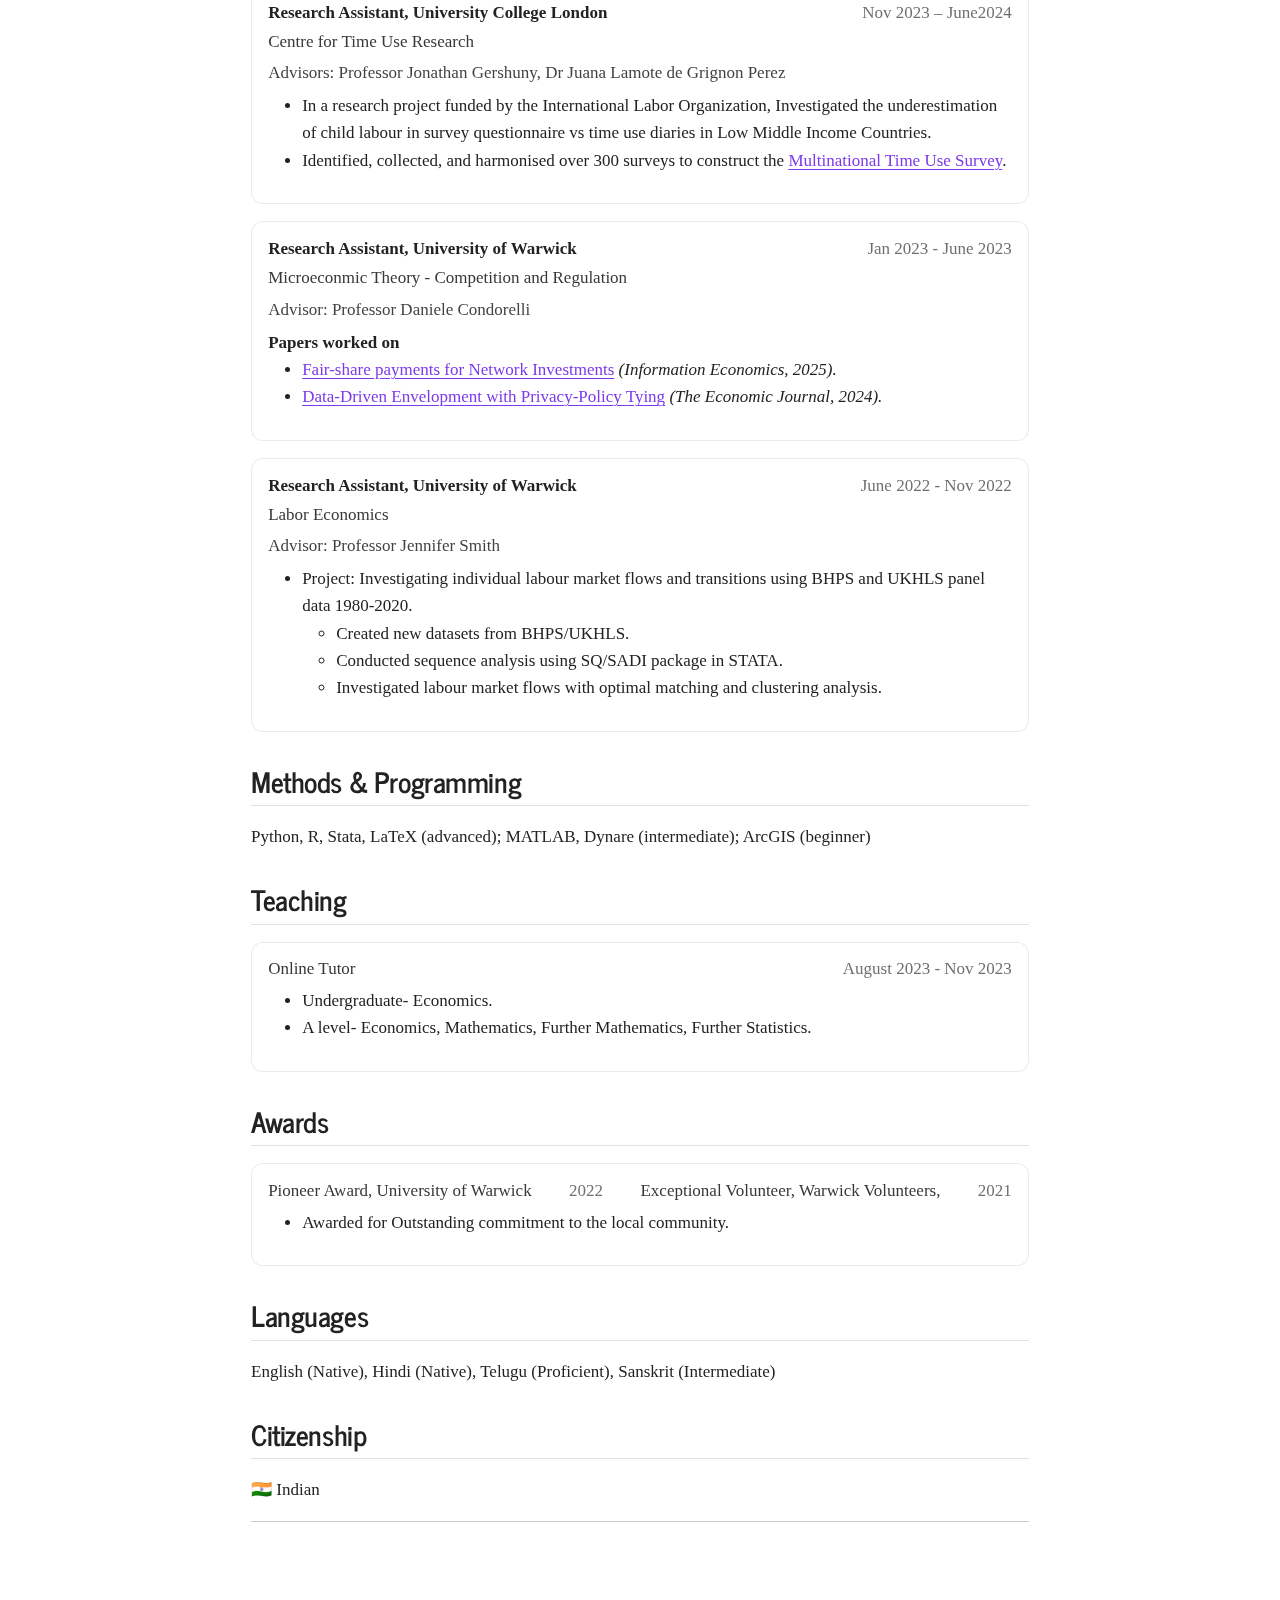
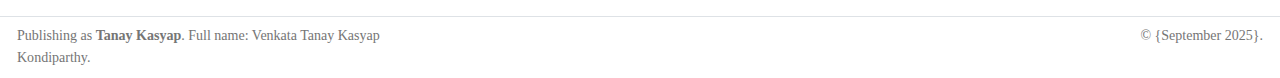
<file: cv.html>
<!DOCTYPE html>
<html xmlns="http://www.w3.org/1999/xhtml" lang="en" xml:lang="en"><head>

<meta charset="utf-8">
<meta name="generator" content="quarto-1.7.34">

<meta name="viewport" content="width=device-width, initial-scale=1.0, user-scalable=yes">


<title>CV – Tanay Kasyap</title>
<style>
code{white-space: pre-wrap;}
span.smallcaps{font-variant: small-caps;}
div.columns{display: flex; gap: min(4vw, 1.5em);}
div.column{flex: auto; overflow-x: auto;}
div.hanging-indent{margin-left: 1.5em; text-indent: -1.5em;}
ul.task-list{list-style: none;}
ul.task-list li input[type="checkbox"] {
  width: 0.8em;
  margin: 0 0.8em 0.2em -1em; /* quarto-specific, see https://github.com/quarto-dev/quarto-cli/issues/4556 */ 
  vertical-align: middle;
}
</style>


<script src="site_libs/quarto-nav/quarto-nav.js"></script>
<script src="site_libs/quarto-nav/headroom.min.js"></script>
<script src="site_libs/clipboard/clipboard.min.js"></script>
<script src="site_libs/quarto-search/autocomplete.umd.js"></script>
<script src="site_libs/quarto-search/fuse.min.js"></script>
<script src="site_libs/quarto-search/quarto-search.js"></script>
<meta name="quarto:offset" content="./">
<script src="site_libs/quarto-html/quarto.js" type="module"></script>
<script src="site_libs/quarto-html/tabsets/tabsets.js" type="module"></script>
<script src="site_libs/quarto-html/popper.min.js"></script>
<script src="site_libs/quarto-html/tippy.umd.min.js"></script>
<script src="site_libs/quarto-html/anchor.min.js"></script>
<link href="site_libs/quarto-html/tippy.css" rel="stylesheet">
<link href="site_libs/quarto-html/quarto-syntax-highlighting-c8ad9e5dbd60b7b70b38521ab19b7da4.css" rel="stylesheet" id="quarto-text-highlighting-styles">
<script src="site_libs/bootstrap/bootstrap.min.js"></script>
<link href="site_libs/bootstrap/bootstrap-icons.css" rel="stylesheet">
<link href="site_libs/bootstrap/bootstrap-a3cc06d6f3fc6cd0aad7a18a2dd5442f.min.css" rel="stylesheet" append-hash="true" id="quarto-bootstrap" data-mode="light">
<script id="quarto-search-options" type="application/json">{
  "location": "sidebar",
  "copy-button": false,
  "collapse-after": 3,
  "panel-placement": "start",
  "type": "textbox",
  "limit": 50,
  "keyboard-shortcut": [
    "f",
    "/",
    "s"
  ],
  "show-item-context": false,
  "language": {
    "search-no-results-text": "No results",
    "search-matching-documents-text": "matching documents",
    "search-copy-link-title": "Copy link to search",
    "search-hide-matches-text": "Hide additional matches",
    "search-more-match-text": "more match in this document",
    "search-more-matches-text": "more matches in this document",
    "search-clear-button-title": "Clear",
    "search-text-placeholder": "",
    "search-detached-cancel-button-title": "Cancel",
    "search-submit-button-title": "Submit",
    "search-label": "Search"
  }
}</script>
<style>html{ scroll-behavior: smooth; }</style>
<link rel="stylesheet" href="https://unpkg.com/aos@2.3.4/dist/aos.css">


<link rel="stylesheet" href="styles.css">
</head>

<body class="nav-sidebar docked quarto-light">

<div id="quarto-search-results"></div>
  <header id="quarto-header" class="headroom fixed-top">
  <nav class="quarto-secondary-nav">
    <div class="container-fluid d-flex">
      <button type="button" class="quarto-btn-toggle btn" data-bs-toggle="collapse" role="button" data-bs-target=".quarto-sidebar-collapse-item" aria-controls="quarto-sidebar" aria-expanded="false" aria-label="Toggle sidebar navigation" onclick="if (window.quartoToggleHeadroom) { window.quartoToggleHeadroom(); }">
        <i class="bi bi-layout-text-sidebar-reverse"></i>
      </button>
        <nav class="quarto-page-breadcrumbs" aria-label="breadcrumb"><ol class="breadcrumb"><li class="breadcrumb-item"><a href="./cv.html">CV</a></li></ol></nav>
        <a class="flex-grow-1" role="navigation" data-bs-toggle="collapse" data-bs-target=".quarto-sidebar-collapse-item" aria-controls="quarto-sidebar" aria-expanded="false" aria-label="Toggle sidebar navigation" onclick="if (window.quartoToggleHeadroom) { window.quartoToggleHeadroom(); }">      
        </a>
      <button type="button" class="btn quarto-search-button" aria-label="Search" onclick="window.quartoOpenSearch();">
        <i class="bi bi-search"></i>
      </button>
    </div>
  </nav>
</header>
<!-- content -->
<div id="quarto-content" class="quarto-container page-columns page-rows-contents page-layout-article">
<!-- sidebar -->
  <nav id="quarto-sidebar" class="sidebar collapse collapse-horizontal quarto-sidebar-collapse-item sidebar-navigation docked overflow-auto">
    <div class="pt-lg-2 mt-2 text-left sidebar-header">
    <div class="sidebar-title mb-0 py-0">
      <a href="./">Tanay Kasyap</a> 
    </div>
      </div>
        <div class="mt-2 flex-shrink-0 align-items-center">
        <div class="sidebar-search">
        <div id="quarto-search" class="" title="Search"></div>
        </div>
        </div>
    <div class="sidebar-menu-container"> 
    <ul class="list-unstyled mt-1">
        <li class="sidebar-item">
  <div class="sidebar-item-container"> 
  <a href="./index.html" class="sidebar-item-text sidebar-link">
 <span class="menu-text">About</span></a>
  </div>
</li>
        <li class="sidebar-item">
  <div class="sidebar-item-container"> 
  <a href="./research.html" class="sidebar-item-text sidebar-link">
 <span class="menu-text">Research</span></a>
  </div>
</li>
        <li class="sidebar-item">
  <div class="sidebar-item-container"> 
  <a href="./teaching.html" class="sidebar-item-text sidebar-link">
 <span class="menu-text">Teaching</span></a>
  </div>
</li>
        <li class="sidebar-item">
  <div class="sidebar-item-container"> 
  <a href="./code.html" class="sidebar-item-text sidebar-link">
 <span class="menu-text">Code</span></a>
  </div>
</li>
        <li class="sidebar-item">
  <div class="sidebar-item-container"> 
  <a href="./fun.html" class="sidebar-item-text sidebar-link">
 <span class="menu-text">Fun</span></a>
  </div>
</li>
        <li class="sidebar-item">
  <div class="sidebar-item-container"> 
  <a href="./cv.html" class="sidebar-item-text sidebar-link active">
 <span class="menu-text">CV</span></a>
  </div>
</li>
    </ul>
    </div>
    <nav id="TOC" role="doc-toc" class="toc-active">
    <h2 id="toc-title">On this page</h2>
   
  <ul>
  <li><a href="#education" id="toc-education" class="nav-link active" data-scroll-target="#education">Education</a></li>
  <li><a href="#research-experience" id="toc-research-experience" class="nav-link" data-scroll-target="#research-experience">Research Experience</a></li>
  <li><a href="#methods-programming" id="toc-methods-programming" class="nav-link" data-scroll-target="#methods-programming">Methods &amp; Programming</a></li>
  <li><a href="#teaching" id="toc-teaching" class="nav-link" data-scroll-target="#teaching">Teaching</a></li>
  <li><a href="#awards" id="toc-awards" class="nav-link" data-scroll-target="#awards">Awards</a></li>
  <li><a href="#languages" id="toc-languages" class="nav-link" data-scroll-target="#languages">Languages</a></li>
  <li><a href="#citizenship" id="toc-citizenship" class="nav-link" data-scroll-target="#citizenship">Citizenship</a></li>
  </ul>
</nav>
</nav>
<div id="quarto-sidebar-glass" class="quarto-sidebar-collapse-item" data-bs-toggle="collapse" data-bs-target=".quarto-sidebar-collapse-item"></div>
<!-- margin-sidebar -->
    <div id="quarto-margin-sidebar" class="sidebar margin-sidebar zindex-bottom">
    </div>
<!-- main -->
<main class="content" id="quarto-document-content">

<header id="title-block-header" class="quarto-title-block default">
<div class="quarto-title">
<h1 class="title">CV</h1>
</div>



<div class="quarto-title-meta">

    
  
    
  </div>
  


</header>


<section id="education" class="level2">
<h2 class="anchored" data-anchor-id="education">Education</h2>
<div class="cv-card">
<div class="cv-head">
<div class="cv-left">
<div class="cv-title">
PhD in Economics
</div>
<div class="cv-inst">
London Business School
</div>
</div>
<div class="cv-dates">
2025–
</div>
</div>
<!-- <div class="cv-subtle">Research fields: Industrial Organization, Contract Theory, Labor (Time Use) </div> -->
</div>
<div class="cv-card">
<div class="cv-head">
<div class="cv-left">
<div class="cv-title">
Visiting Student (Economics )
</div>
<div class="cv-inst">
Yale University, GSAS
</div>
</div>
<div class="cv-dates">
2024–2025
</div>
</div>
<div class="cv-keymods-label">
Key modules
</div>
<p>Graduate Measure Theory and Probability (A+), Functional Analysis</p>
</div>
<div class="cv-card">
<div class="cv-head">
<div class="cv-left">
<div class="cv-title">
MSc Econometrics &amp; Mathematical Economics (EME)
</div>
<div class="cv-inst">
London School of Economics
</div>
</div>
<div class="cv-dates">
2023–2024
</div>
</div>
<div class="cv-keymods-label">
Key modules
</div>
<p>Econometric Analysis (Top 5%), Advanced Macroeconomics, Advanced Microeconmics, Contracts and Organization</p>
</div>
<div class="cv-card">
<div class="cv-head">
<div class="cv-left">
<div class="cv-title">
MSc Economics
</div>
<div class="cv-inst">
University of Warwick
</div>
</div>
<div class="cv-dates">
2022–2023
</div>
</div>
<div class="cv-keymods-label">
Key modules
</div>
<p>Microeconomic Theory (Top 1%), PhD Stochastic Calculus, Game Theory, Monetary Economcis (Top 1%)</p>
</div>
<div class="cv-card">
<div class="cv-head">
<div class="cv-left">
<div class="cv-title">
BSc Economics
</div>
<div class="cv-inst">
University of Warwick
</div>
</div>
<div class="cv-dates">
2019–2022
</div>
</div>
<div class="cv-keymods-label">
Key modules
</div>
<p>Microeconomics, Macroeconomics, Econometrics, Advanced Time Series Econometrics (Top 1%) Mathematical Economics, Real Analysis III, Metric Spaces and Toplogy, Mathematical Methods, Mathematical Statistics, Stochastic Processes, Decision Theory, .</p>
</div>
</section>
<section id="research-experience" class="level2">
<h2 class="anchored" data-anchor-id="research-experience">Research Experience</h2>
<div class="cv-card">
<div class="cv-head">
<div class="cv-left">
<div class="cv-title">
Pre-Doctoral Research Fellow, Yale University
</div>
<div class="cv-inst">
Tobin Center for Economic Policy and Economic Growth Center
</div>
</div>
<div class="cv-dates">
June 2024– Sept 2025
</div>
</div>
<div class="cv-subtle">
Advisors: Professors Samuel Kortum, Nicholas Ryan
</div>
<ul>
<li>For Samuel Kortum:
<ul>
<li>Optimal Unilateral Carbon policies;</li>
<li>Gains from trade in a structural change model with climate shocks to agriculture.</li>
</ul></li>
<li>For Nicholas Ryan:
<ul>
<li>Scraped over 2000 PDFs to build a dataset on energy firm’s cost quotations to join the energy grid.</li>
<li>Reduced form regressions to feed into the model CCPs and CTPs.</li>
<li>Estimating a dynamic game for firms joining the California energy grid (CAISO).</li>
</ul></li>
</ul>
<div class="cv-subsection">
Papers worked on
</div>
<ul>
<li><a href="https://bpb-us-w2.wpmucdn.com/campuspress.yale.edu/dist/c/4257/files/2023/10/EM_10192023.pdf">Firm-to-Firm Trade: Imports, Exports, and the Labor Market</a> <em>(Econometrica, 2025).</em></li>
<li><a href="https://bpb-us-w2.wpmucdn.com/campuspress.yale.edu/dist/c/4257/files/2024/12/Optimal_Unilateral_Carbon_Policy__Direct-66.pdf">Optimal Unilateral Carbon Policy</a></li>
<li>Agriculture and Gains from Trade.</li>
</ul>
</div>
<div class="cv-card">
<div class="cv-head">
<div class="cv-left">
<div class="cv-title">
Research Assistant, University College London
</div>
<div class="cv-inst">
Centre for Time Use Research
</div>
</div>
<div class="cv-dates">
Nov 2023 – June2024
</div>
</div>
<div class="cv-subtle">
Advisors: Professor Jonathan Gershuny, Dr Juana Lamote de Grignon Perez
</div>
<ul>
<li>In a research project funded by the International Labor Organization, Investigated the underestimation of child labour in survey questionnaire vs time use diaries in Low Middle Income Countries.</li>
<li>Identified, collected, and harmonised over 300 surveys to construct the <a href="https://www.timeuse.org/mtus">Multinational Time Use Survey</a>.</li>
</ul>
</div>
<div class="cv-card">
<div class="cv-head">
<div class="cv-left">
<div class="cv-title">
Research Assistant, University of Warwick
</div>
<div class="cv-inst">
Microeconmic Theory - Competition and Regulation
</div>
</div>
<div class="cv-dates">
Jan 2023 - June 2023
</div>
</div>
<div class="cv-subtle">
Advisor: Professor Daniele Condorelli
</div>
<div class="cv-subsection">
Papers worked on
</div>
<ul>
<li><a href="https://doi.org/10.1016/j.infoecopol.2025.101127">Fair-share payments for Network Investments</a> <em>(Information Economics, 2025).</em></li>
<li><a href="https://doi.org/10.1093/ej/uead090">Data-Driven Envelopment with Privacy-Policy Tying</a> <em>(The Economic Journal, 2024).</em></li>
</ul>
</div>
<div class="cv-card">
<div class="cv-head">
<div class="cv-left">
<div class="cv-title">
Research Assistant, University of Warwick
</div>
<div class="cv-inst">
Labor Economics
</div>
</div>
<div class="cv-dates">
June 2022 - Nov 2022
</div>
</div>
<div class="cv-subtle">
Advisor: Professor Jennifer Smith
</div>
<ul>
<li>Project: Investigating individual labour market flows and transitions using BHPS and UKHLS panel data 1980-2020.
<ul>
<li>Created new datasets from BHPS/UKHLS.</li>
<li>Conducted sequence analysis using SQ/SADI package in STATA.</li>
<li>Investigated labour market flows with optimal matching and clustering analysis.</li>
</ul></li>
</ul>
</div>
</section>
<section id="methods-programming" class="level2">
<h2 class="anchored" data-anchor-id="methods-programming">Methods &amp; Programming</h2>
<p>Python, R, Stata, LaTeX (advanced); MATLAB, Dynare (intermediate); ArcGIS (beginner)</p>
</section>
<section id="teaching" class="level2">
<h2 class="anchored" data-anchor-id="teaching">Teaching</h2>
<div class="cv-card">
<div class="cv-head">
<div class="cv-left">
<div class="cv-inst">
Online Tutor
</div>
</div>
<div class="cv-dates">
August 2023 - Nov 2023
</div>
</div>
<ul>
<li>Undergraduate- Economics.</li>
<li>A level- Economics, Mathematics, Further Mathematics, Further Statistics.</li>
</ul>
</div>
</section>
<section id="awards" class="level2">
<h2 class="anchored" data-anchor-id="awards">Awards</h2>
<div class="cv-card">
<div class="cv-head">
<div class="cv-left">
<div class="cv-inst">
Pioneer Award, University of Warwick
</div>
</div>
<div class="cv-dates">
2022
</div>
<div class="cv-inst">
Exceptional Volunteer, Warwick Volunteers,
</div>
<div class="cv-dates">
2021
</div>
</div>
<ul>
<li>Awarded for Outstanding commitment to the local community.</li>
</ul>
</div>
</section>
<section id="languages" class="level2">
<h2 class="anchored" data-anchor-id="languages">Languages</h2>
<p>English (Native), Hindi (Native), Telugu (Proficient), Sanskrit (Intermediate)</p>
</section>
<section id="citizenship" class="level2">
<h2 class="anchored" data-anchor-id="citizenship">Citizenship</h2>
<p>🇮🇳 Indian</p>
<hr>
<!-- <a class="btn btn-ghost" href="javascript:window.print()">Print as PDF</a> -->


</section>

</main> <!-- /main -->
<script src="assets/js/site.js"></script>
<script src="https://unpkg.com/aos@2.3.4/dist/aos.js"></script>
<script>
  document.addEventListener('DOMContentLoaded', function () {
    AOS.init({ once: true, duration: 600, easing: 'ease-out' });
  });
</script>
<script id="quarto-html-after-body" type="application/javascript">
  window.document.addEventListener("DOMContentLoaded", function (event) {
    const icon = "";
    const anchorJS = new window.AnchorJS();
    anchorJS.options = {
      placement: 'right',
      icon: icon
    };
    anchorJS.add('.anchored');
    const isCodeAnnotation = (el) => {
      for (const clz of el.classList) {
        if (clz.startsWith('code-annotation-')) {                     
          return true;
        }
      }
      return false;
    }
    const onCopySuccess = function(e) {
      // button target
      const button = e.trigger;
      // don't keep focus
      button.blur();
      // flash "checked"
      button.classList.add('code-copy-button-checked');
      var currentTitle = button.getAttribute("title");
      button.setAttribute("title", "Copied!");
      let tooltip;
      if (window.bootstrap) {
        button.setAttribute("data-bs-toggle", "tooltip");
        button.setAttribute("data-bs-placement", "left");
        button.setAttribute("data-bs-title", "Copied!");
        tooltip = new bootstrap.Tooltip(button, 
          { trigger: "manual", 
            customClass: "code-copy-button-tooltip",
            offset: [0, -8]});
        tooltip.show();    
      }
      setTimeout(function() {
        if (tooltip) {
          tooltip.hide();
          button.removeAttribute("data-bs-title");
          button.removeAttribute("data-bs-toggle");
          button.removeAttribute("data-bs-placement");
        }
        button.setAttribute("title", currentTitle);
        button.classList.remove('code-copy-button-checked');
      }, 1000);
      // clear code selection
      e.clearSelection();
    }
    const getTextToCopy = function(trigger) {
        const codeEl = trigger.previousElementSibling.cloneNode(true);
        for (const childEl of codeEl.children) {
          if (isCodeAnnotation(childEl)) {
            childEl.remove();
          }
        }
        return codeEl.innerText;
    }
    const clipboard = new window.ClipboardJS('.code-copy-button:not([data-in-quarto-modal])', {
      text: getTextToCopy
    });
    clipboard.on('success', onCopySuccess);
    if (window.document.getElementById('quarto-embedded-source-code-modal')) {
      const clipboardModal = new window.ClipboardJS('.code-copy-button[data-in-quarto-modal]', {
        text: getTextToCopy,
        container: window.document.getElementById('quarto-embedded-source-code-modal')
      });
      clipboardModal.on('success', onCopySuccess);
    }
      var localhostRegex = new RegExp(/^(?:http|https):\/\/localhost\:?[0-9]*\//);
      var mailtoRegex = new RegExp(/^mailto:/);
        var filterRegex = new RegExp("https:\/\/tanaykasyap\.github\.io");
      var isInternal = (href) => {
          return filterRegex.test(href) || localhostRegex.test(href) || mailtoRegex.test(href);
      }
      // Inspect non-navigation links and adorn them if external
     var links = window.document.querySelectorAll('a[href]:not(.nav-link):not(.navbar-brand):not(.toc-action):not(.sidebar-link):not(.sidebar-item-toggle):not(.pagination-link):not(.no-external):not([aria-hidden]):not(.dropdown-item):not(.quarto-navigation-tool):not(.about-link)');
      for (var i=0; i<links.length; i++) {
        const link = links[i];
        if (!isInternal(link.href)) {
          // undo the damage that might have been done by quarto-nav.js in the case of
          // links that we want to consider external
          if (link.dataset.originalHref !== undefined) {
            link.href = link.dataset.originalHref;
          }
            // target, if specified
            link.setAttribute("target", "_blank");
            if (link.getAttribute("rel") === null) {
              link.setAttribute("rel", "noopener");
            }
        }
      }
    function tippyHover(el, contentFn, onTriggerFn, onUntriggerFn) {
      const config = {
        allowHTML: true,
        maxWidth: 500,
        delay: 100,
        arrow: false,
        appendTo: function(el) {
            return el.parentElement;
        },
        interactive: true,
        interactiveBorder: 10,
        theme: 'quarto',
        placement: 'bottom-start',
      };
      if (contentFn) {
        config.content = contentFn;
      }
      if (onTriggerFn) {
        config.onTrigger = onTriggerFn;
      }
      if (onUntriggerFn) {
        config.onUntrigger = onUntriggerFn;
      }
      window.tippy(el, config); 
    }
    const noterefs = window.document.querySelectorAll('a[role="doc-noteref"]');
    for (var i=0; i<noterefs.length; i++) {
      const ref = noterefs[i];
      tippyHover(ref, function() {
        // use id or data attribute instead here
        let href = ref.getAttribute('data-footnote-href') || ref.getAttribute('href');
        try { href = new URL(href).hash; } catch {}
        const id = href.replace(/^#\/?/, "");
        const note = window.document.getElementById(id);
        if (note) {
          return note.innerHTML;
        } else {
          return "";
        }
      });
    }
    const xrefs = window.document.querySelectorAll('a.quarto-xref');
    const processXRef = (id, note) => {
      // Strip column container classes
      const stripColumnClz = (el) => {
        el.classList.remove("page-full", "page-columns");
        if (el.children) {
          for (const child of el.children) {
            stripColumnClz(child);
          }
        }
      }
      stripColumnClz(note)
      if (id === null || id.startsWith('sec-')) {
        // Special case sections, only their first couple elements
        const container = document.createElement("div");
        if (note.children && note.children.length > 2) {
          container.appendChild(note.children[0].cloneNode(true));
          for (let i = 1; i < note.children.length; i++) {
            const child = note.children[i];
            if (child.tagName === "P" && child.innerText === "") {
              continue;
            } else {
              container.appendChild(child.cloneNode(true));
              break;
            }
          }
          if (window.Quarto?.typesetMath) {
            window.Quarto.typesetMath(container);
          }
          return container.innerHTML
        } else {
          if (window.Quarto?.typesetMath) {
            window.Quarto.typesetMath(note);
          }
          return note.innerHTML;
        }
      } else {
        // Remove any anchor links if they are present
        const anchorLink = note.querySelector('a.anchorjs-link');
        if (anchorLink) {
          anchorLink.remove();
        }
        if (window.Quarto?.typesetMath) {
          window.Quarto.typesetMath(note);
        }
        if (note.classList.contains("callout")) {
          return note.outerHTML;
        } else {
          return note.innerHTML;
        }
      }
    }
    for (var i=0; i<xrefs.length; i++) {
      const xref = xrefs[i];
      tippyHover(xref, undefined, function(instance) {
        instance.disable();
        let url = xref.getAttribute('href');
        let hash = undefined; 
        if (url.startsWith('#')) {
          hash = url;
        } else {
          try { hash = new URL(url).hash; } catch {}
        }
        if (hash) {
          const id = hash.replace(/^#\/?/, "");
          const note = window.document.getElementById(id);
          if (note !== null) {
            try {
              const html = processXRef(id, note.cloneNode(true));
              instance.setContent(html);
            } finally {
              instance.enable();
              instance.show();
            }
          } else {
            // See if we can fetch this
            fetch(url.split('#')[0])
            .then(res => res.text())
            .then(html => {
              const parser = new DOMParser();
              const htmlDoc = parser.parseFromString(html, "text/html");
              const note = htmlDoc.getElementById(id);
              if (note !== null) {
                const html = processXRef(id, note);
                instance.setContent(html);
              } 
            }).finally(() => {
              instance.enable();
              instance.show();
            });
          }
        } else {
          // See if we can fetch a full url (with no hash to target)
          // This is a special case and we should probably do some content thinning / targeting
          fetch(url)
          .then(res => res.text())
          .then(html => {
            const parser = new DOMParser();
            const htmlDoc = parser.parseFromString(html, "text/html");
            const note = htmlDoc.querySelector('main.content');
            if (note !== null) {
              // This should only happen for chapter cross references
              // (since there is no id in the URL)
              // remove the first header
              if (note.children.length > 0 && note.children[0].tagName === "HEADER") {
                note.children[0].remove();
              }
              const html = processXRef(null, note);
              instance.setContent(html);
            } 
          }).finally(() => {
            instance.enable();
            instance.show();
          });
        }
      }, function(instance) {
      });
    }
        let selectedAnnoteEl;
        const selectorForAnnotation = ( cell, annotation) => {
          let cellAttr = 'data-code-cell="' + cell + '"';
          let lineAttr = 'data-code-annotation="' +  annotation + '"';
          const selector = 'span[' + cellAttr + '][' + lineAttr + ']';
          return selector;
        }
        const selectCodeLines = (annoteEl) => {
          const doc = window.document;
          const targetCell = annoteEl.getAttribute("data-target-cell");
          const targetAnnotation = annoteEl.getAttribute("data-target-annotation");
          const annoteSpan = window.document.querySelector(selectorForAnnotation(targetCell, targetAnnotation));
          const lines = annoteSpan.getAttribute("data-code-lines").split(",");
          const lineIds = lines.map((line) => {
            return targetCell + "-" + line;
          })
          let top = null;
          let height = null;
          let parent = null;
          if (lineIds.length > 0) {
              //compute the position of the single el (top and bottom and make a div)
              const el = window.document.getElementById(lineIds[0]);
              top = el.offsetTop;
              height = el.offsetHeight;
              parent = el.parentElement.parentElement;
            if (lineIds.length > 1) {
              const lastEl = window.document.getElementById(lineIds[lineIds.length - 1]);
              const bottom = lastEl.offsetTop + lastEl.offsetHeight;
              height = bottom - top;
            }
            if (top !== null && height !== null && parent !== null) {
              // cook up a div (if necessary) and position it 
              let div = window.document.getElementById("code-annotation-line-highlight");
              if (div === null) {
                div = window.document.createElement("div");
                div.setAttribute("id", "code-annotation-line-highlight");
                div.style.position = 'absolute';
                parent.appendChild(div);
              }
              div.style.top = top - 2 + "px";
              div.style.height = height + 4 + "px";
              div.style.left = 0;
              let gutterDiv = window.document.getElementById("code-annotation-line-highlight-gutter");
              if (gutterDiv === null) {
                gutterDiv = window.document.createElement("div");
                gutterDiv.setAttribute("id", "code-annotation-line-highlight-gutter");
                gutterDiv.style.position = 'absolute';
                const codeCell = window.document.getElementById(targetCell);
                const gutter = codeCell.querySelector('.code-annotation-gutter');
                gutter.appendChild(gutterDiv);
              }
              gutterDiv.style.top = top - 2 + "px";
              gutterDiv.style.height = height + 4 + "px";
            }
            selectedAnnoteEl = annoteEl;
          }
        };
        const unselectCodeLines = () => {
          const elementsIds = ["code-annotation-line-highlight", "code-annotation-line-highlight-gutter"];
          elementsIds.forEach((elId) => {
            const div = window.document.getElementById(elId);
            if (div) {
              div.remove();
            }
          });
          selectedAnnoteEl = undefined;
        };
          // Handle positioning of the toggle
      window.addEventListener(
        "resize",
        throttle(() => {
          elRect = undefined;
          if (selectedAnnoteEl) {
            selectCodeLines(selectedAnnoteEl);
          }
        }, 10)
      );
      function throttle(fn, ms) {
      let throttle = false;
      let timer;
        return (...args) => {
          if(!throttle) { // first call gets through
              fn.apply(this, args);
              throttle = true;
          } else { // all the others get throttled
              if(timer) clearTimeout(timer); // cancel #2
              timer = setTimeout(() => {
                fn.apply(this, args);
                timer = throttle = false;
              }, ms);
          }
        };
      }
        // Attach click handler to the DT
        const annoteDls = window.document.querySelectorAll('dt[data-target-cell]');
        for (const annoteDlNode of annoteDls) {
          annoteDlNode.addEventListener('click', (event) => {
            const clickedEl = event.target;
            if (clickedEl !== selectedAnnoteEl) {
              unselectCodeLines();
              const activeEl = window.document.querySelector('dt[data-target-cell].code-annotation-active');
              if (activeEl) {
                activeEl.classList.remove('code-annotation-active');
              }
              selectCodeLines(clickedEl);
              clickedEl.classList.add('code-annotation-active');
            } else {
              // Unselect the line
              unselectCodeLines();
              clickedEl.classList.remove('code-annotation-active');
            }
          });
        }
    const findCites = (el) => {
      const parentEl = el.parentElement;
      if (parentEl) {
        const cites = parentEl.dataset.cites;
        if (cites) {
          return {
            el,
            cites: cites.split(' ')
          };
        } else {
          return findCites(el.parentElement)
        }
      } else {
        return undefined;
      }
    };
    var bibliorefs = window.document.querySelectorAll('a[role="doc-biblioref"]');
    for (var i=0; i<bibliorefs.length; i++) {
      const ref = bibliorefs[i];
      const citeInfo = findCites(ref);
      if (citeInfo) {
        tippyHover(citeInfo.el, function() {
          var popup = window.document.createElement('div');
          citeInfo.cites.forEach(function(cite) {
            var citeDiv = window.document.createElement('div');
            citeDiv.classList.add('hanging-indent');
            citeDiv.classList.add('csl-entry');
            var biblioDiv = window.document.getElementById('ref-' + cite);
            if (biblioDiv) {
              citeDiv.innerHTML = biblioDiv.innerHTML;
            }
            popup.appendChild(citeDiv);
          });
          return popup.innerHTML;
        });
      }
    }
  });
  </script>
</div> <!-- /content -->
<footer class="footer">
  <div class="nav-footer">
    <div class="nav-footer-left">
<p>Publishing as <strong>Tanay Kasyap</strong>. Full name: Venkata Tanay Kasyap Kondiparthy.</p>
</div>   
    <div class="nav-footer-center">
      &nbsp;
    </div>
    <div class="nav-footer-right">
<p>© {September 2025}.</p>
</div>
  </div>
</footer>




<script src="site_libs/quarto-html/zenscroll-min.js"></script>
</body></html>
</file>
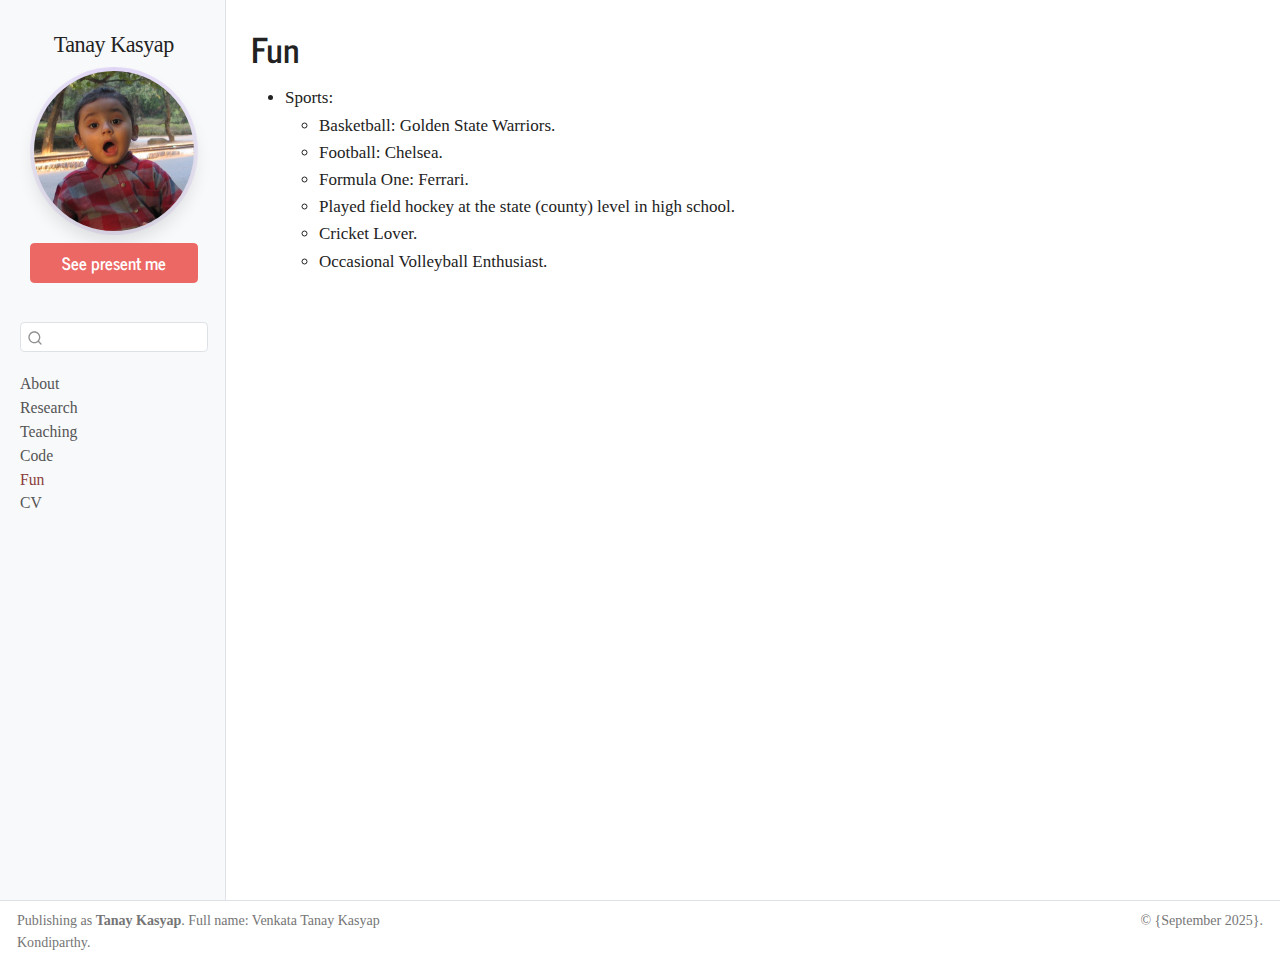
<file: fun.html>
<!DOCTYPE html>
<html xmlns="http://www.w3.org/1999/xhtml" lang="en" xml:lang="en"><head>

<meta charset="utf-8">
<meta name="generator" content="quarto-1.7.34">

<meta name="viewport" content="width=device-width, initial-scale=1.0, user-scalable=yes">


<title>Fun – Tanay Kasyap</title>
<style>
code{white-space: pre-wrap;}
span.smallcaps{font-variant: small-caps;}
div.columns{display: flex; gap: min(4vw, 1.5em);}
div.column{flex: auto; overflow-x: auto;}
div.hanging-indent{margin-left: 1.5em; text-indent: -1.5em;}
ul.task-list{list-style: none;}
ul.task-list li input[type="checkbox"] {
  width: 0.8em;
  margin: 0 0.8em 0.2em -1em; /* quarto-specific, see https://github.com/quarto-dev/quarto-cli/issues/4556 */ 
  vertical-align: middle;
}
</style>


<script src="site_libs/quarto-nav/quarto-nav.js"></script>
<script src="site_libs/clipboard/clipboard.min.js"></script>
<script src="site_libs/quarto-search/autocomplete.umd.js"></script>
<script src="site_libs/quarto-search/fuse.min.js"></script>
<script src="site_libs/quarto-search/quarto-search.js"></script>
<meta name="quarto:offset" content="./">
<script src="site_libs/quarto-html/quarto.js" type="module"></script>
<script src="site_libs/quarto-html/tabsets/tabsets.js" type="module"></script>
<script src="site_libs/quarto-html/popper.min.js"></script>
<script src="site_libs/quarto-html/tippy.umd.min.js"></script>
<script src="site_libs/quarto-html/anchor.min.js"></script>
<link href="site_libs/quarto-html/tippy.css" rel="stylesheet">
<link href="site_libs/quarto-html/quarto-syntax-highlighting-c8ad9e5dbd60b7b70b38521ab19b7da4.css" rel="stylesheet" id="quarto-text-highlighting-styles">
<script src="site_libs/bootstrap/bootstrap.min.js"></script>
<link href="site_libs/bootstrap/bootstrap-icons.css" rel="stylesheet">
<link href="site_libs/bootstrap/bootstrap-a3cc06d6f3fc6cd0aad7a18a2dd5442f.min.css" rel="stylesheet" append-hash="true" id="quarto-bootstrap" data-mode="light">
<script id="quarto-search-options" type="application/json">{
  "location": "sidebar",
  "copy-button": false,
  "collapse-after": 3,
  "panel-placement": "start",
  "type": "textbox",
  "limit": 50,
  "keyboard-shortcut": [
    "f",
    "/",
    "s"
  ],
  "show-item-context": false,
  "language": {
    "search-no-results-text": "No results",
    "search-matching-documents-text": "matching documents",
    "search-copy-link-title": "Copy link to search",
    "search-hide-matches-text": "Hide additional matches",
    "search-more-match-text": "more match in this document",
    "search-more-matches-text": "more matches in this document",
    "search-clear-button-title": "Clear",
    "search-text-placeholder": "",
    "search-detached-cancel-button-title": "Cancel",
    "search-submit-button-title": "Submit",
    "search-label": "Search"
  }
}</script>
<style>html{ scroll-behavior: smooth; }</style>
<link rel="stylesheet" href="https://unpkg.com/aos@2.3.4/dist/aos.css">


<link rel="stylesheet" href="styles.css">
</head>

<body class="nav-sidebar docked fullcontent quarto-light">

<div id="quarto-search-results"></div>
  <header id="quarto-header" class="headroom fixed-top">
  <nav class="quarto-secondary-nav">
    <div class="container-fluid d-flex">
      <button type="button" class="quarto-btn-toggle btn" data-bs-toggle="collapse" role="button" data-bs-target=".quarto-sidebar-collapse-item" aria-controls="quarto-sidebar" aria-expanded="false" aria-label="Toggle sidebar navigation" onclick="if (window.quartoToggleHeadroom) { window.quartoToggleHeadroom(); }">
        <i class="bi bi-layout-text-sidebar-reverse"></i>
      </button>
        <nav class="quarto-page-breadcrumbs" aria-label="breadcrumb"><ol class="breadcrumb"><li class="breadcrumb-item"><a href="./fun.html">Fun</a></li></ol></nav>
        <a class="flex-grow-1" role="navigation" data-bs-toggle="collapse" data-bs-target=".quarto-sidebar-collapse-item" aria-controls="quarto-sidebar" aria-expanded="false" aria-label="Toggle sidebar navigation" onclick="if (window.quartoToggleHeadroom) { window.quartoToggleHeadroom(); }">      
        </a>
      <button type="button" class="btn quarto-search-button" aria-label="Search" onclick="window.quartoOpenSearch();">
        <i class="bi bi-search"></i>
      </button>
    </div>
  </nav>
</header>
<!-- content -->
<div id="quarto-content" class="quarto-container page-columns page-rows-contents page-layout-article">
<!-- sidebar -->
  <nav id="quarto-sidebar" class="sidebar collapse collapse-horizontal quarto-sidebar-collapse-item sidebar-navigation docked overflow-auto">
    <div class="pt-lg-2 mt-2 text-left sidebar-header">
    <div class="sidebar-title mb-0 py-0">
      <a href="./">Tanay Kasyap</a> 
    </div>
      </div>
        <div class="mt-2 flex-shrink-0 align-items-center">
        <div class="sidebar-search">
        <div id="quarto-search" class="" title="Search"></div>
        </div>
        </div>
    <div class="sidebar-menu-container"> 
    <ul class="list-unstyled mt-1">
        <li class="sidebar-item">
  <div class="sidebar-item-container"> 
  <a href="./index.html" class="sidebar-item-text sidebar-link">
 <span class="menu-text">About</span></a>
  </div>
</li>
        <li class="sidebar-item">
  <div class="sidebar-item-container"> 
  <a href="./research.html" class="sidebar-item-text sidebar-link">
 <span class="menu-text">Research</span></a>
  </div>
</li>
        <li class="sidebar-item">
  <div class="sidebar-item-container"> 
  <a href="./teaching.html" class="sidebar-item-text sidebar-link">
 <span class="menu-text">Teaching</span></a>
  </div>
</li>
        <li class="sidebar-item">
  <div class="sidebar-item-container"> 
  <a href="./code.html" class="sidebar-item-text sidebar-link">
 <span class="menu-text">Code</span></a>
  </div>
</li>
        <li class="sidebar-item">
  <div class="sidebar-item-container"> 
  <a href="./fun.html" class="sidebar-item-text sidebar-link active">
 <span class="menu-text">Fun</span></a>
  </div>
</li>
        <li class="sidebar-item">
  <div class="sidebar-item-container"> 
  <a href="./cv.html" class="sidebar-item-text sidebar-link">
 <span class="menu-text">CV</span></a>
  </div>
</li>
    </ul>
    </div>
</nav>
<div id="quarto-sidebar-glass" class="quarto-sidebar-collapse-item" data-bs-toggle="collapse" data-bs-target=".quarto-sidebar-collapse-item"></div>
<!-- margin-sidebar -->
    
<!-- main -->
<main class="content" id="quarto-document-content">

<header id="title-block-header" class="quarto-title-block default">
<div class="quarto-title">
<h1 class="title">Fun</h1>
</div>



<div class="quarto-title-meta">

    
  
    
  </div>
  


</header>


<ul>
<li>Sports:
<ul>
<li>Basketball: Golden State Warriors.</li>
<li>Football: Chelsea.</li>
<li>Formula One: Ferrari.</li>
<li>Played field hockey at the state (county) level in high school.</li>
<li>Cricket Lover.</li>
<li>Occasional Volleyball Enthusiast.</li>
</ul></li>
</ul>



</main> <!-- /main -->
<script src="assets/js/site.js"></script>
<script src="https://unpkg.com/aos@2.3.4/dist/aos.js"></script>
<script>
  document.addEventListener('DOMContentLoaded', function () {
    AOS.init({ once: true, duration: 600, easing: 'ease-out' });
  });
</script>
<script id="quarto-html-after-body" type="application/javascript">
  window.document.addEventListener("DOMContentLoaded", function (event) {
    const icon = "";
    const anchorJS = new window.AnchorJS();
    anchorJS.options = {
      placement: 'right',
      icon: icon
    };
    anchorJS.add('.anchored');
    const isCodeAnnotation = (el) => {
      for (const clz of el.classList) {
        if (clz.startsWith('code-annotation-')) {                     
          return true;
        }
      }
      return false;
    }
    const onCopySuccess = function(e) {
      // button target
      const button = e.trigger;
      // don't keep focus
      button.blur();
      // flash "checked"
      button.classList.add('code-copy-button-checked');
      var currentTitle = button.getAttribute("title");
      button.setAttribute("title", "Copied!");
      let tooltip;
      if (window.bootstrap) {
        button.setAttribute("data-bs-toggle", "tooltip");
        button.setAttribute("data-bs-placement", "left");
        button.setAttribute("data-bs-title", "Copied!");
        tooltip = new bootstrap.Tooltip(button, 
          { trigger: "manual", 
            customClass: "code-copy-button-tooltip",
            offset: [0, -8]});
        tooltip.show();    
      }
      setTimeout(function() {
        if (tooltip) {
          tooltip.hide();
          button.removeAttribute("data-bs-title");
          button.removeAttribute("data-bs-toggle");
          button.removeAttribute("data-bs-placement");
        }
        button.setAttribute("title", currentTitle);
        button.classList.remove('code-copy-button-checked');
      }, 1000);
      // clear code selection
      e.clearSelection();
    }
    const getTextToCopy = function(trigger) {
        const codeEl = trigger.previousElementSibling.cloneNode(true);
        for (const childEl of codeEl.children) {
          if (isCodeAnnotation(childEl)) {
            childEl.remove();
          }
        }
        return codeEl.innerText;
    }
    const clipboard = new window.ClipboardJS('.code-copy-button:not([data-in-quarto-modal])', {
      text: getTextToCopy
    });
    clipboard.on('success', onCopySuccess);
    if (window.document.getElementById('quarto-embedded-source-code-modal')) {
      const clipboardModal = new window.ClipboardJS('.code-copy-button[data-in-quarto-modal]', {
        text: getTextToCopy,
        container: window.document.getElementById('quarto-embedded-source-code-modal')
      });
      clipboardModal.on('success', onCopySuccess);
    }
      var localhostRegex = new RegExp(/^(?:http|https):\/\/localhost\:?[0-9]*\//);
      var mailtoRegex = new RegExp(/^mailto:/);
        var filterRegex = new RegExp("https:\/\/tanaykasyap\.github\.io");
      var isInternal = (href) => {
          return filterRegex.test(href) || localhostRegex.test(href) || mailtoRegex.test(href);
      }
      // Inspect non-navigation links and adorn them if external
     var links = window.document.querySelectorAll('a[href]:not(.nav-link):not(.navbar-brand):not(.toc-action):not(.sidebar-link):not(.sidebar-item-toggle):not(.pagination-link):not(.no-external):not([aria-hidden]):not(.dropdown-item):not(.quarto-navigation-tool):not(.about-link)');
      for (var i=0; i<links.length; i++) {
        const link = links[i];
        if (!isInternal(link.href)) {
          // undo the damage that might have been done by quarto-nav.js in the case of
          // links that we want to consider external
          if (link.dataset.originalHref !== undefined) {
            link.href = link.dataset.originalHref;
          }
            // target, if specified
            link.setAttribute("target", "_blank");
            if (link.getAttribute("rel") === null) {
              link.setAttribute("rel", "noopener");
            }
        }
      }
    function tippyHover(el, contentFn, onTriggerFn, onUntriggerFn) {
      const config = {
        allowHTML: true,
        maxWidth: 500,
        delay: 100,
        arrow: false,
        appendTo: function(el) {
            return el.parentElement;
        },
        interactive: true,
        interactiveBorder: 10,
        theme: 'quarto',
        placement: 'bottom-start',
      };
      if (contentFn) {
        config.content = contentFn;
      }
      if (onTriggerFn) {
        config.onTrigger = onTriggerFn;
      }
      if (onUntriggerFn) {
        config.onUntrigger = onUntriggerFn;
      }
      window.tippy(el, config); 
    }
    const noterefs = window.document.querySelectorAll('a[role="doc-noteref"]');
    for (var i=0; i<noterefs.length; i++) {
      const ref = noterefs[i];
      tippyHover(ref, function() {
        // use id or data attribute instead here
        let href = ref.getAttribute('data-footnote-href') || ref.getAttribute('href');
        try { href = new URL(href).hash; } catch {}
        const id = href.replace(/^#\/?/, "");
        const note = window.document.getElementById(id);
        if (note) {
          return note.innerHTML;
        } else {
          return "";
        }
      });
    }
    const xrefs = window.document.querySelectorAll('a.quarto-xref');
    const processXRef = (id, note) => {
      // Strip column container classes
      const stripColumnClz = (el) => {
        el.classList.remove("page-full", "page-columns");
        if (el.children) {
          for (const child of el.children) {
            stripColumnClz(child);
          }
        }
      }
      stripColumnClz(note)
      if (id === null || id.startsWith('sec-')) {
        // Special case sections, only their first couple elements
        const container = document.createElement("div");
        if (note.children && note.children.length > 2) {
          container.appendChild(note.children[0].cloneNode(true));
          for (let i = 1; i < note.children.length; i++) {
            const child = note.children[i];
            if (child.tagName === "P" && child.innerText === "") {
              continue;
            } else {
              container.appendChild(child.cloneNode(true));
              break;
            }
          }
          if (window.Quarto?.typesetMath) {
            window.Quarto.typesetMath(container);
          }
          return container.innerHTML
        } else {
          if (window.Quarto?.typesetMath) {
            window.Quarto.typesetMath(note);
          }
          return note.innerHTML;
        }
      } else {
        // Remove any anchor links if they are present
        const anchorLink = note.querySelector('a.anchorjs-link');
        if (anchorLink) {
          anchorLink.remove();
        }
        if (window.Quarto?.typesetMath) {
          window.Quarto.typesetMath(note);
        }
        if (note.classList.contains("callout")) {
          return note.outerHTML;
        } else {
          return note.innerHTML;
        }
      }
    }
    for (var i=0; i<xrefs.length; i++) {
      const xref = xrefs[i];
      tippyHover(xref, undefined, function(instance) {
        instance.disable();
        let url = xref.getAttribute('href');
        let hash = undefined; 
        if (url.startsWith('#')) {
          hash = url;
        } else {
          try { hash = new URL(url).hash; } catch {}
        }
        if (hash) {
          const id = hash.replace(/^#\/?/, "");
          const note = window.document.getElementById(id);
          if (note !== null) {
            try {
              const html = processXRef(id, note.cloneNode(true));
              instance.setContent(html);
            } finally {
              instance.enable();
              instance.show();
            }
          } else {
            // See if we can fetch this
            fetch(url.split('#')[0])
            .then(res => res.text())
            .then(html => {
              const parser = new DOMParser();
              const htmlDoc = parser.parseFromString(html, "text/html");
              const note = htmlDoc.getElementById(id);
              if (note !== null) {
                const html = processXRef(id, note);
                instance.setContent(html);
              } 
            }).finally(() => {
              instance.enable();
              instance.show();
            });
          }
        } else {
          // See if we can fetch a full url (with no hash to target)
          // This is a special case and we should probably do some content thinning / targeting
          fetch(url)
          .then(res => res.text())
          .then(html => {
            const parser = new DOMParser();
            const htmlDoc = parser.parseFromString(html, "text/html");
            const note = htmlDoc.querySelector('main.content');
            if (note !== null) {
              // This should only happen for chapter cross references
              // (since there is no id in the URL)
              // remove the first header
              if (note.children.length > 0 && note.children[0].tagName === "HEADER") {
                note.children[0].remove();
              }
              const html = processXRef(null, note);
              instance.setContent(html);
            } 
          }).finally(() => {
            instance.enable();
            instance.show();
          });
        }
      }, function(instance) {
      });
    }
        let selectedAnnoteEl;
        const selectorForAnnotation = ( cell, annotation) => {
          let cellAttr = 'data-code-cell="' + cell + '"';
          let lineAttr = 'data-code-annotation="' +  annotation + '"';
          const selector = 'span[' + cellAttr + '][' + lineAttr + ']';
          return selector;
        }
        const selectCodeLines = (annoteEl) => {
          const doc = window.document;
          const targetCell = annoteEl.getAttribute("data-target-cell");
          const targetAnnotation = annoteEl.getAttribute("data-target-annotation");
          const annoteSpan = window.document.querySelector(selectorForAnnotation(targetCell, targetAnnotation));
          const lines = annoteSpan.getAttribute("data-code-lines").split(",");
          const lineIds = lines.map((line) => {
            return targetCell + "-" + line;
          })
          let top = null;
          let height = null;
          let parent = null;
          if (lineIds.length > 0) {
              //compute the position of the single el (top and bottom and make a div)
              const el = window.document.getElementById(lineIds[0]);
              top = el.offsetTop;
              height = el.offsetHeight;
              parent = el.parentElement.parentElement;
            if (lineIds.length > 1) {
              const lastEl = window.document.getElementById(lineIds[lineIds.length - 1]);
              const bottom = lastEl.offsetTop + lastEl.offsetHeight;
              height = bottom - top;
            }
            if (top !== null && height !== null && parent !== null) {
              // cook up a div (if necessary) and position it 
              let div = window.document.getElementById("code-annotation-line-highlight");
              if (div === null) {
                div = window.document.createElement("div");
                div.setAttribute("id", "code-annotation-line-highlight");
                div.style.position = 'absolute';
                parent.appendChild(div);
              }
              div.style.top = top - 2 + "px";
              div.style.height = height + 4 + "px";
              div.style.left = 0;
              let gutterDiv = window.document.getElementById("code-annotation-line-highlight-gutter");
              if (gutterDiv === null) {
                gutterDiv = window.document.createElement("div");
                gutterDiv.setAttribute("id", "code-annotation-line-highlight-gutter");
                gutterDiv.style.position = 'absolute';
                const codeCell = window.document.getElementById(targetCell);
                const gutter = codeCell.querySelector('.code-annotation-gutter');
                gutter.appendChild(gutterDiv);
              }
              gutterDiv.style.top = top - 2 + "px";
              gutterDiv.style.height = height + 4 + "px";
            }
            selectedAnnoteEl = annoteEl;
          }
        };
        const unselectCodeLines = () => {
          const elementsIds = ["code-annotation-line-highlight", "code-annotation-line-highlight-gutter"];
          elementsIds.forEach((elId) => {
            const div = window.document.getElementById(elId);
            if (div) {
              div.remove();
            }
          });
          selectedAnnoteEl = undefined;
        };
          // Handle positioning of the toggle
      window.addEventListener(
        "resize",
        throttle(() => {
          elRect = undefined;
          if (selectedAnnoteEl) {
            selectCodeLines(selectedAnnoteEl);
          }
        }, 10)
      );
      function throttle(fn, ms) {
      let throttle = false;
      let timer;
        return (...args) => {
          if(!throttle) { // first call gets through
              fn.apply(this, args);
              throttle = true;
          } else { // all the others get throttled
              if(timer) clearTimeout(timer); // cancel #2
              timer = setTimeout(() => {
                fn.apply(this, args);
                timer = throttle = false;
              }, ms);
          }
        };
      }
        // Attach click handler to the DT
        const annoteDls = window.document.querySelectorAll('dt[data-target-cell]');
        for (const annoteDlNode of annoteDls) {
          annoteDlNode.addEventListener('click', (event) => {
            const clickedEl = event.target;
            if (clickedEl !== selectedAnnoteEl) {
              unselectCodeLines();
              const activeEl = window.document.querySelector('dt[data-target-cell].code-annotation-active');
              if (activeEl) {
                activeEl.classList.remove('code-annotation-active');
              }
              selectCodeLines(clickedEl);
              clickedEl.classList.add('code-annotation-active');
            } else {
              // Unselect the line
              unselectCodeLines();
              clickedEl.classList.remove('code-annotation-active');
            }
          });
        }
    const findCites = (el) => {
      const parentEl = el.parentElement;
      if (parentEl) {
        const cites = parentEl.dataset.cites;
        if (cites) {
          return {
            el,
            cites: cites.split(' ')
          };
        } else {
          return findCites(el.parentElement)
        }
      } else {
        return undefined;
      }
    };
    var bibliorefs = window.document.querySelectorAll('a[role="doc-biblioref"]');
    for (var i=0; i<bibliorefs.length; i++) {
      const ref = bibliorefs[i];
      const citeInfo = findCites(ref);
      if (citeInfo) {
        tippyHover(citeInfo.el, function() {
          var popup = window.document.createElement('div');
          citeInfo.cites.forEach(function(cite) {
            var citeDiv = window.document.createElement('div');
            citeDiv.classList.add('hanging-indent');
            citeDiv.classList.add('csl-entry');
            var biblioDiv = window.document.getElementById('ref-' + cite);
            if (biblioDiv) {
              citeDiv.innerHTML = biblioDiv.innerHTML;
            }
            popup.appendChild(citeDiv);
          });
          return popup.innerHTML;
        });
      }
    }
  });
  </script>
</div> <!-- /content -->
<footer class="footer">
  <div class="nav-footer">
    <div class="nav-footer-left">
<p>Publishing as <strong>Tanay Kasyap</strong>. Full name: Venkata Tanay Kasyap Kondiparthy.</p>
</div>   
    <div class="nav-footer-center">
      &nbsp;
    </div>
    <div class="nav-footer-right">
<p>© {September 2025}.</p>
</div>
  </div>
</footer>




<script src="site_libs/quarto-html/zenscroll-min.js"></script>
</body></html>
</file>
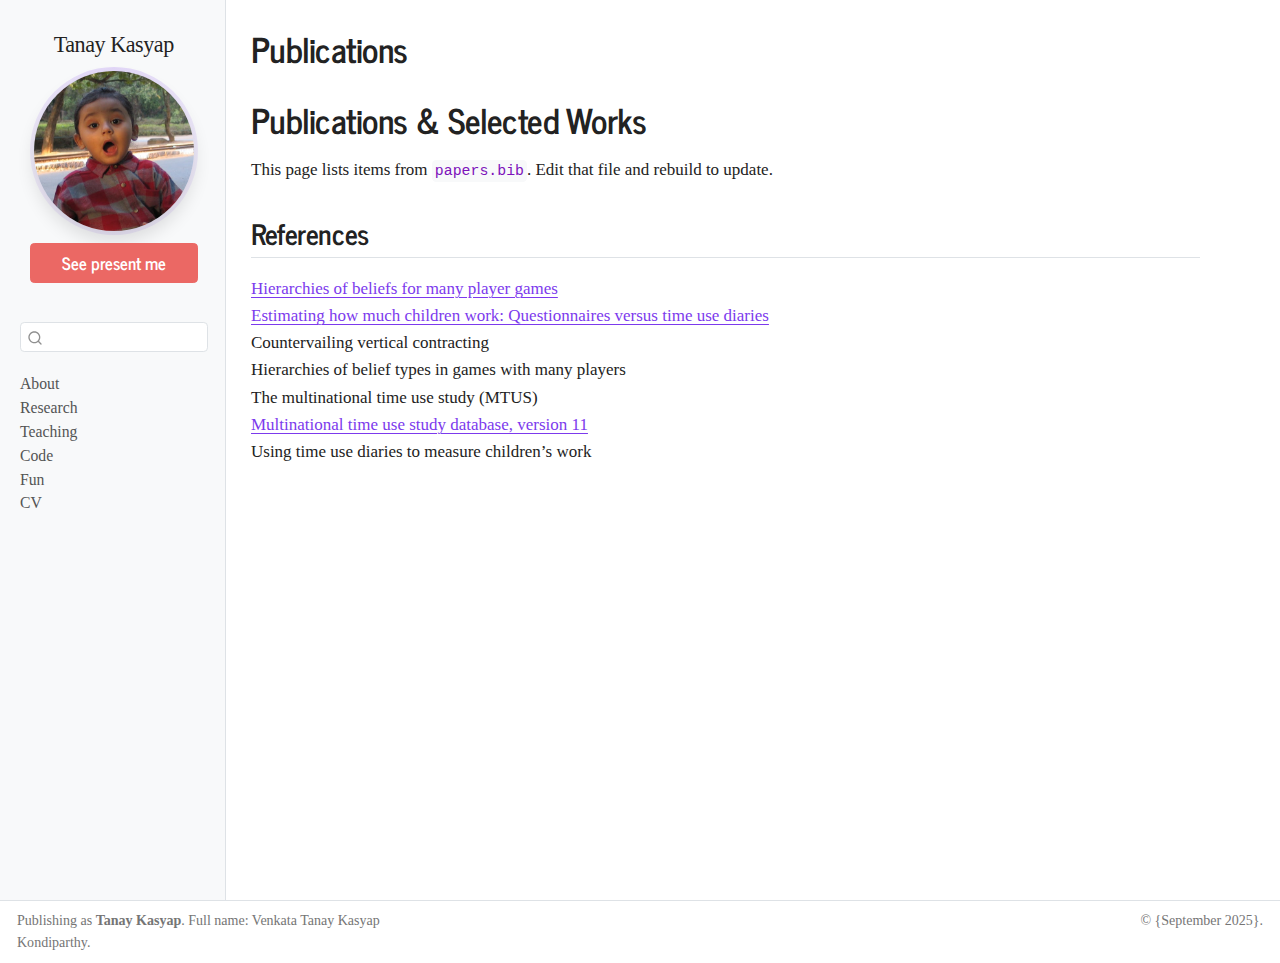
<file: publications.html>
<!DOCTYPE html>
<html xmlns="http://www.w3.org/1999/xhtml" lang="en" xml:lang="en"><head>

<meta charset="utf-8">
<meta name="generator" content="quarto-1.7.34">

<meta name="viewport" content="width=device-width, initial-scale=1.0, user-scalable=yes">


<title>Publications – Tanay Kasyap</title>
<style>
code{white-space: pre-wrap;}
span.smallcaps{font-variant: small-caps;}
div.columns{display: flex; gap: min(4vw, 1.5em);}
div.column{flex: auto; overflow-x: auto;}
div.hanging-indent{margin-left: 1.5em; text-indent: -1.5em;}
ul.task-list{list-style: none;}
ul.task-list li input[type="checkbox"] {
  width: 0.8em;
  margin: 0 0.8em 0.2em -1em; /* quarto-specific, see https://github.com/quarto-dev/quarto-cli/issues/4556 */ 
  vertical-align: middle;
}
/* CSS for citations */
div.csl-bib-body { }
div.csl-entry {
  clear: both;
}
.hanging-indent div.csl-entry {
  margin-left:2em;
  text-indent:-2em;
}
div.csl-left-margin {
  min-width:2em;
  float:left;
}
div.csl-right-inline {
  margin-left:2em;
  padding-left:1em;
}
div.csl-indent {
  margin-left: 2em;
}</style>


<script src="site_libs/quarto-nav/quarto-nav.js"></script>
<script src="site_libs/quarto-nav/headroom.min.js"></script>
<script src="site_libs/clipboard/clipboard.min.js"></script>
<script src="site_libs/quarto-search/autocomplete.umd.js"></script>
<script src="site_libs/quarto-search/fuse.min.js"></script>
<script src="site_libs/quarto-search/quarto-search.js"></script>
<meta name="quarto:offset" content="./">
<script src="site_libs/quarto-html/quarto.js" type="module"></script>
<script src="site_libs/quarto-html/tabsets/tabsets.js" type="module"></script>
<script src="site_libs/quarto-html/popper.min.js"></script>
<script src="site_libs/quarto-html/tippy.umd.min.js"></script>
<script src="site_libs/quarto-html/anchor.min.js"></script>
<link href="site_libs/quarto-html/tippy.css" rel="stylesheet">
<link href="site_libs/quarto-html/quarto-syntax-highlighting-c8ad9e5dbd60b7b70b38521ab19b7da4.css" rel="stylesheet" id="quarto-text-highlighting-styles">
<script src="site_libs/bootstrap/bootstrap.min.js"></script>
<link href="site_libs/bootstrap/bootstrap-icons.css" rel="stylesheet">
<link href="site_libs/bootstrap/bootstrap-a3cc06d6f3fc6cd0aad7a18a2dd5442f.min.css" rel="stylesheet" append-hash="true" id="quarto-bootstrap" data-mode="light">
<script id="quarto-search-options" type="application/json">{
  "location": "sidebar",
  "copy-button": false,
  "collapse-after": 3,
  "panel-placement": "start",
  "type": "textbox",
  "limit": 50,
  "keyboard-shortcut": [
    "f",
    "/",
    "s"
  ],
  "show-item-context": false,
  "language": {
    "search-no-results-text": "No results",
    "search-matching-documents-text": "matching documents",
    "search-copy-link-title": "Copy link to search",
    "search-hide-matches-text": "Hide additional matches",
    "search-more-match-text": "more match in this document",
    "search-more-matches-text": "more matches in this document",
    "search-clear-button-title": "Clear",
    "search-text-placeholder": "",
    "search-detached-cancel-button-title": "Cancel",
    "search-submit-button-title": "Submit",
    "search-label": "Search"
  }
}</script>
<style>html{ scroll-behavior: smooth; }</style>


<link rel="stylesheet" href="styles.css">
</head>

<body class="nav-sidebar docked fullcontent quarto-light">

<div id="quarto-search-results"></div>
  <header id="quarto-header" class="headroom fixed-top">
  <nav class="quarto-secondary-nav">
    <div class="container-fluid d-flex">
      <button type="button" class="quarto-btn-toggle btn" data-bs-toggle="collapse" role="button" data-bs-target=".quarto-sidebar-collapse-item" aria-controls="quarto-sidebar" aria-expanded="false" aria-label="Toggle sidebar navigation" onclick="if (window.quartoToggleHeadroom) { window.quartoToggleHeadroom(); }">
        <i class="bi bi-layout-text-sidebar-reverse"></i>
      </button>
        <nav class="quarto-page-breadcrumbs" aria-label="breadcrumb"><ol class="breadcrumb"><li class="breadcrumb-item">
      Tanay Kasyap
      </li></ol></nav>
        <a class="flex-grow-1" role="navigation" data-bs-toggle="collapse" data-bs-target=".quarto-sidebar-collapse-item" aria-controls="quarto-sidebar" aria-expanded="false" aria-label="Toggle sidebar navigation" onclick="if (window.quartoToggleHeadroom) { window.quartoToggleHeadroom(); }">      
        </a>
      <button type="button" class="btn quarto-search-button" aria-label="Search" onclick="window.quartoOpenSearch();">
        <i class="bi bi-search"></i>
      </button>
    </div>
  </nav>
</header>
<!-- content -->
<div id="quarto-content" class="quarto-container page-columns page-rows-contents page-layout-article">
<!-- sidebar -->
  <nav id="quarto-sidebar" class="sidebar collapse collapse-horizontal quarto-sidebar-collapse-item sidebar-navigation docked overflow-auto">
    <div class="pt-lg-2 mt-2 text-left sidebar-header">
    <div class="sidebar-title mb-0 py-0">
      <a href="./">Tanay Kasyap</a> 
    </div>
      </div>
        <div class="mt-2 flex-shrink-0 align-items-center">
        <div class="sidebar-search">
        <div id="quarto-search" class="" title="Search"></div>
        </div>
        </div>
    <div class="sidebar-menu-container"> 
    <ul class="list-unstyled mt-1">
        <li class="sidebar-item">
  <div class="sidebar-item-container"> 
  <a href="./index.html" class="sidebar-item-text sidebar-link">
 <span class="menu-text">About</span></a>
  </div>
</li>
        <li class="sidebar-item">
  <div class="sidebar-item-container"> 
  <a href="./research.html" class="sidebar-item-text sidebar-link">
 <span class="menu-text">Research</span></a>
  </div>
</li>
        <li class="sidebar-item">
  <div class="sidebar-item-container"> 
  <a href="./teaching.html" class="sidebar-item-text sidebar-link">
 <span class="menu-text">Teaching</span></a>
  </div>
</li>
        <li class="sidebar-item">
  <div class="sidebar-item-container"> 
  <a href="./code.html" class="sidebar-item-text sidebar-link">
 <span class="menu-text">Code</span></a>
  </div>
</li>
        <li class="sidebar-item">
  <div class="sidebar-item-container"> 
  <a href="./fun.html" class="sidebar-item-text sidebar-link">
 <span class="menu-text">Fun</span></a>
  </div>
</li>
        <li class="sidebar-item">
  <div class="sidebar-item-container"> 
  <a href="./cv.html" class="sidebar-item-text sidebar-link">
 <span class="menu-text">CV</span></a>
  </div>
</li>
    </ul>
    </div>
</nav>
<div id="quarto-sidebar-glass" class="quarto-sidebar-collapse-item" data-bs-toggle="collapse" data-bs-target=".quarto-sidebar-collapse-item"></div>
<!-- margin-sidebar -->
    
<!-- main -->
<main class="content" id="quarto-document-content">

<header id="title-block-header" class="quarto-title-block default">
<div class="quarto-title">
<h1 class="title">Publications</h1>
</div>



<div class="quarto-title-meta">

    
  
    
  </div>
  


</header>


<section id="publications-selected-works" class="level1">
<h1>Publications &amp; Selected Works</h1>
<p>This page lists items from <code>papers.bib</code>. Edit that file and rebuild to update.</p>
<section id="references" class="level2">
<h2 class="anchored" data-anchor-id="references">References</h2>
<div id="refs" class="references csl-bib-body" role="list">
<div id="ref-kasyap2024_wmesp" class="csl-entry" role="listitem">
<a href="https://warwick.ac.uk/fac/soc/economics/research/wmesp/manage/72_-_venkata_tanay_kasyap_kondiparthy.pdf">Hierarchies of beliefs for many player games</a>
</div>
<div id="ref-kasyap2025_childlabour" class="csl-entry" role="listitem">
<a href="https://www.timeuse.org/mtus">Estimating how much children work: Questionnaires versus time use diaries</a>
</div>
<div id="ref-kasyap2025_vertical" class="csl-entry" role="listitem">
Countervailing vertical contracting
</div>
<div id="ref-kasyap2025_belief_types" class="csl-entry" role="listitem">
Hierarchies of belief types in games with many players
</div>
<div id="ref-kasyap2025_mtus_chapter" class="csl-entry" role="listitem">
The multinational time use study (MTUS)
</div>
<div id="ref-kasyap2023_mtus_v11" class="csl-entry" role="listitem">
<a href="https://www.timeuse.org/mtus/surveys">Multinational time use study database, version 11</a>
</div>
<div id="ref-kasyap2023_iatur" class="csl-entry" role="listitem">
Using time use diaries to measure children’s work
</div>
</div>


</section>
</section>

</main> <!-- /main -->
<script src="assets/js/site.js"></script>
<script id="quarto-html-after-body" type="application/javascript">
  window.document.addEventListener("DOMContentLoaded", function (event) {
    const icon = "";
    const anchorJS = new window.AnchorJS();
    anchorJS.options = {
      placement: 'right',
      icon: icon
    };
    anchorJS.add('.anchored');
    const isCodeAnnotation = (el) => {
      for (const clz of el.classList) {
        if (clz.startsWith('code-annotation-')) {                     
          return true;
        }
      }
      return false;
    }
    const onCopySuccess = function(e) {
      // button target
      const button = e.trigger;
      // don't keep focus
      button.blur();
      // flash "checked"
      button.classList.add('code-copy-button-checked');
      var currentTitle = button.getAttribute("title");
      button.setAttribute("title", "Copied!");
      let tooltip;
      if (window.bootstrap) {
        button.setAttribute("data-bs-toggle", "tooltip");
        button.setAttribute("data-bs-placement", "left");
        button.setAttribute("data-bs-title", "Copied!");
        tooltip = new bootstrap.Tooltip(button, 
          { trigger: "manual", 
            customClass: "code-copy-button-tooltip",
            offset: [0, -8]});
        tooltip.show();    
      }
      setTimeout(function() {
        if (tooltip) {
          tooltip.hide();
          button.removeAttribute("data-bs-title");
          button.removeAttribute("data-bs-toggle");
          button.removeAttribute("data-bs-placement");
        }
        button.setAttribute("title", currentTitle);
        button.classList.remove('code-copy-button-checked');
      }, 1000);
      // clear code selection
      e.clearSelection();
    }
    const getTextToCopy = function(trigger) {
        const codeEl = trigger.previousElementSibling.cloneNode(true);
        for (const childEl of codeEl.children) {
          if (isCodeAnnotation(childEl)) {
            childEl.remove();
          }
        }
        return codeEl.innerText;
    }
    const clipboard = new window.ClipboardJS('.code-copy-button:not([data-in-quarto-modal])', {
      text: getTextToCopy
    });
    clipboard.on('success', onCopySuccess);
    if (window.document.getElementById('quarto-embedded-source-code-modal')) {
      const clipboardModal = new window.ClipboardJS('.code-copy-button[data-in-quarto-modal]', {
        text: getTextToCopy,
        container: window.document.getElementById('quarto-embedded-source-code-modal')
      });
      clipboardModal.on('success', onCopySuccess);
    }
      var localhostRegex = new RegExp(/^(?:http|https):\/\/localhost\:?[0-9]*\//);
      var mailtoRegex = new RegExp(/^mailto:/);
        var filterRegex = new RegExp("https:\/\/tanaykasyap\.github\.io");
      var isInternal = (href) => {
          return filterRegex.test(href) || localhostRegex.test(href) || mailtoRegex.test(href);
      }
      // Inspect non-navigation links and adorn them if external
     var links = window.document.querySelectorAll('a[href]:not(.nav-link):not(.navbar-brand):not(.toc-action):not(.sidebar-link):not(.sidebar-item-toggle):not(.pagination-link):not(.no-external):not([aria-hidden]):not(.dropdown-item):not(.quarto-navigation-tool):not(.about-link)');
      for (var i=0; i<links.length; i++) {
        const link = links[i];
        if (!isInternal(link.href)) {
          // undo the damage that might have been done by quarto-nav.js in the case of
          // links that we want to consider external
          if (link.dataset.originalHref !== undefined) {
            link.href = link.dataset.originalHref;
          }
            // target, if specified
            link.setAttribute("target", "_blank");
            if (link.getAttribute("rel") === null) {
              link.setAttribute("rel", "noopener");
            }
        }
      }
    function tippyHover(el, contentFn, onTriggerFn, onUntriggerFn) {
      const config = {
        allowHTML: true,
        maxWidth: 500,
        delay: 100,
        arrow: false,
        appendTo: function(el) {
            return el.parentElement;
        },
        interactive: true,
        interactiveBorder: 10,
        theme: 'quarto',
        placement: 'bottom-start',
      };
      if (contentFn) {
        config.content = contentFn;
      }
      if (onTriggerFn) {
        config.onTrigger = onTriggerFn;
      }
      if (onUntriggerFn) {
        config.onUntrigger = onUntriggerFn;
      }
      window.tippy(el, config); 
    }
    const noterefs = window.document.querySelectorAll('a[role="doc-noteref"]');
    for (var i=0; i<noterefs.length; i++) {
      const ref = noterefs[i];
      tippyHover(ref, function() {
        // use id or data attribute instead here
        let href = ref.getAttribute('data-footnote-href') || ref.getAttribute('href');
        try { href = new URL(href).hash; } catch {}
        const id = href.replace(/^#\/?/, "");
        const note = window.document.getElementById(id);
        if (note) {
          return note.innerHTML;
        } else {
          return "";
        }
      });
    }
    const xrefs = window.document.querySelectorAll('a.quarto-xref');
    const processXRef = (id, note) => {
      // Strip column container classes
      const stripColumnClz = (el) => {
        el.classList.remove("page-full", "page-columns");
        if (el.children) {
          for (const child of el.children) {
            stripColumnClz(child);
          }
        }
      }
      stripColumnClz(note)
      if (id === null || id.startsWith('sec-')) {
        // Special case sections, only their first couple elements
        const container = document.createElement("div");
        if (note.children && note.children.length > 2) {
          container.appendChild(note.children[0].cloneNode(true));
          for (let i = 1; i < note.children.length; i++) {
            const child = note.children[i];
            if (child.tagName === "P" && child.innerText === "") {
              continue;
            } else {
              container.appendChild(child.cloneNode(true));
              break;
            }
          }
          if (window.Quarto?.typesetMath) {
            window.Quarto.typesetMath(container);
          }
          return container.innerHTML
        } else {
          if (window.Quarto?.typesetMath) {
            window.Quarto.typesetMath(note);
          }
          return note.innerHTML;
        }
      } else {
        // Remove any anchor links if they are present
        const anchorLink = note.querySelector('a.anchorjs-link');
        if (anchorLink) {
          anchorLink.remove();
        }
        if (window.Quarto?.typesetMath) {
          window.Quarto.typesetMath(note);
        }
        if (note.classList.contains("callout")) {
          return note.outerHTML;
        } else {
          return note.innerHTML;
        }
      }
    }
    for (var i=0; i<xrefs.length; i++) {
      const xref = xrefs[i];
      tippyHover(xref, undefined, function(instance) {
        instance.disable();
        let url = xref.getAttribute('href');
        let hash = undefined; 
        if (url.startsWith('#')) {
          hash = url;
        } else {
          try { hash = new URL(url).hash; } catch {}
        }
        if (hash) {
          const id = hash.replace(/^#\/?/, "");
          const note = window.document.getElementById(id);
          if (note !== null) {
            try {
              const html = processXRef(id, note.cloneNode(true));
              instance.setContent(html);
            } finally {
              instance.enable();
              instance.show();
            }
          } else {
            // See if we can fetch this
            fetch(url.split('#')[0])
            .then(res => res.text())
            .then(html => {
              const parser = new DOMParser();
              const htmlDoc = parser.parseFromString(html, "text/html");
              const note = htmlDoc.getElementById(id);
              if (note !== null) {
                const html = processXRef(id, note);
                instance.setContent(html);
              } 
            }).finally(() => {
              instance.enable();
              instance.show();
            });
          }
        } else {
          // See if we can fetch a full url (with no hash to target)
          // This is a special case and we should probably do some content thinning / targeting
          fetch(url)
          .then(res => res.text())
          .then(html => {
            const parser = new DOMParser();
            const htmlDoc = parser.parseFromString(html, "text/html");
            const note = htmlDoc.querySelector('main.content');
            if (note !== null) {
              // This should only happen for chapter cross references
              // (since there is no id in the URL)
              // remove the first header
              if (note.children.length > 0 && note.children[0].tagName === "HEADER") {
                note.children[0].remove();
              }
              const html = processXRef(null, note);
              instance.setContent(html);
            } 
          }).finally(() => {
            instance.enable();
            instance.show();
          });
        }
      }, function(instance) {
      });
    }
        let selectedAnnoteEl;
        const selectorForAnnotation = ( cell, annotation) => {
          let cellAttr = 'data-code-cell="' + cell + '"';
          let lineAttr = 'data-code-annotation="' +  annotation + '"';
          const selector = 'span[' + cellAttr + '][' + lineAttr + ']';
          return selector;
        }
        const selectCodeLines = (annoteEl) => {
          const doc = window.document;
          const targetCell = annoteEl.getAttribute("data-target-cell");
          const targetAnnotation = annoteEl.getAttribute("data-target-annotation");
          const annoteSpan = window.document.querySelector(selectorForAnnotation(targetCell, targetAnnotation));
          const lines = annoteSpan.getAttribute("data-code-lines").split(",");
          const lineIds = lines.map((line) => {
            return targetCell + "-" + line;
          })
          let top = null;
          let height = null;
          let parent = null;
          if (lineIds.length > 0) {
              //compute the position of the single el (top and bottom and make a div)
              const el = window.document.getElementById(lineIds[0]);
              top = el.offsetTop;
              height = el.offsetHeight;
              parent = el.parentElement.parentElement;
            if (lineIds.length > 1) {
              const lastEl = window.document.getElementById(lineIds[lineIds.length - 1]);
              const bottom = lastEl.offsetTop + lastEl.offsetHeight;
              height = bottom - top;
            }
            if (top !== null && height !== null && parent !== null) {
              // cook up a div (if necessary) and position it 
              let div = window.document.getElementById("code-annotation-line-highlight");
              if (div === null) {
                div = window.document.createElement("div");
                div.setAttribute("id", "code-annotation-line-highlight");
                div.style.position = 'absolute';
                parent.appendChild(div);
              }
              div.style.top = top - 2 + "px";
              div.style.height = height + 4 + "px";
              div.style.left = 0;
              let gutterDiv = window.document.getElementById("code-annotation-line-highlight-gutter");
              if (gutterDiv === null) {
                gutterDiv = window.document.createElement("div");
                gutterDiv.setAttribute("id", "code-annotation-line-highlight-gutter");
                gutterDiv.style.position = 'absolute';
                const codeCell = window.document.getElementById(targetCell);
                const gutter = codeCell.querySelector('.code-annotation-gutter');
                gutter.appendChild(gutterDiv);
              }
              gutterDiv.style.top = top - 2 + "px";
              gutterDiv.style.height = height + 4 + "px";
            }
            selectedAnnoteEl = annoteEl;
          }
        };
        const unselectCodeLines = () => {
          const elementsIds = ["code-annotation-line-highlight", "code-annotation-line-highlight-gutter"];
          elementsIds.forEach((elId) => {
            const div = window.document.getElementById(elId);
            if (div) {
              div.remove();
            }
          });
          selectedAnnoteEl = undefined;
        };
          // Handle positioning of the toggle
      window.addEventListener(
        "resize",
        throttle(() => {
          elRect = undefined;
          if (selectedAnnoteEl) {
            selectCodeLines(selectedAnnoteEl);
          }
        }, 10)
      );
      function throttle(fn, ms) {
      let throttle = false;
      let timer;
        return (...args) => {
          if(!throttle) { // first call gets through
              fn.apply(this, args);
              throttle = true;
          } else { // all the others get throttled
              if(timer) clearTimeout(timer); // cancel #2
              timer = setTimeout(() => {
                fn.apply(this, args);
                timer = throttle = false;
              }, ms);
          }
        };
      }
        // Attach click handler to the DT
        const annoteDls = window.document.querySelectorAll('dt[data-target-cell]');
        for (const annoteDlNode of annoteDls) {
          annoteDlNode.addEventListener('click', (event) => {
            const clickedEl = event.target;
            if (clickedEl !== selectedAnnoteEl) {
              unselectCodeLines();
              const activeEl = window.document.querySelector('dt[data-target-cell].code-annotation-active');
              if (activeEl) {
                activeEl.classList.remove('code-annotation-active');
              }
              selectCodeLines(clickedEl);
              clickedEl.classList.add('code-annotation-active');
            } else {
              // Unselect the line
              unselectCodeLines();
              clickedEl.classList.remove('code-annotation-active');
            }
          });
        }
    const findCites = (el) => {
      const parentEl = el.parentElement;
      if (parentEl) {
        const cites = parentEl.dataset.cites;
        if (cites) {
          return {
            el,
            cites: cites.split(' ')
          };
        } else {
          return findCites(el.parentElement)
        }
      } else {
        return undefined;
      }
    };
    var bibliorefs = window.document.querySelectorAll('a[role="doc-biblioref"]');
    for (var i=0; i<bibliorefs.length; i++) {
      const ref = bibliorefs[i];
      const citeInfo = findCites(ref);
      if (citeInfo) {
        tippyHover(citeInfo.el, function() {
          var popup = window.document.createElement('div');
          citeInfo.cites.forEach(function(cite) {
            var citeDiv = window.document.createElement('div');
            citeDiv.classList.add('hanging-indent');
            citeDiv.classList.add('csl-entry');
            var biblioDiv = window.document.getElementById('ref-' + cite);
            if (biblioDiv) {
              citeDiv.innerHTML = biblioDiv.innerHTML;
            }
            popup.appendChild(citeDiv);
          });
          return popup.innerHTML;
        });
      }
    }
  });
  </script>
</div> <!-- /content -->
<footer class="footer">
  <div class="nav-footer">
    <div class="nav-footer-left">
<p>Publishing as <strong>Tanay Kasyap</strong>. Full name: Venkata Tanay Kasyap Kondiparthy.</p>
</div>   
    <div class="nav-footer-center">
      &nbsp;
    </div>
    <div class="nav-footer-right">
<p>© {September 2025}.</p>
</div>
  </div>
</footer>




<script src="site_libs/quarto-html/zenscroll-min.js"></script>
</body></html>
</file>
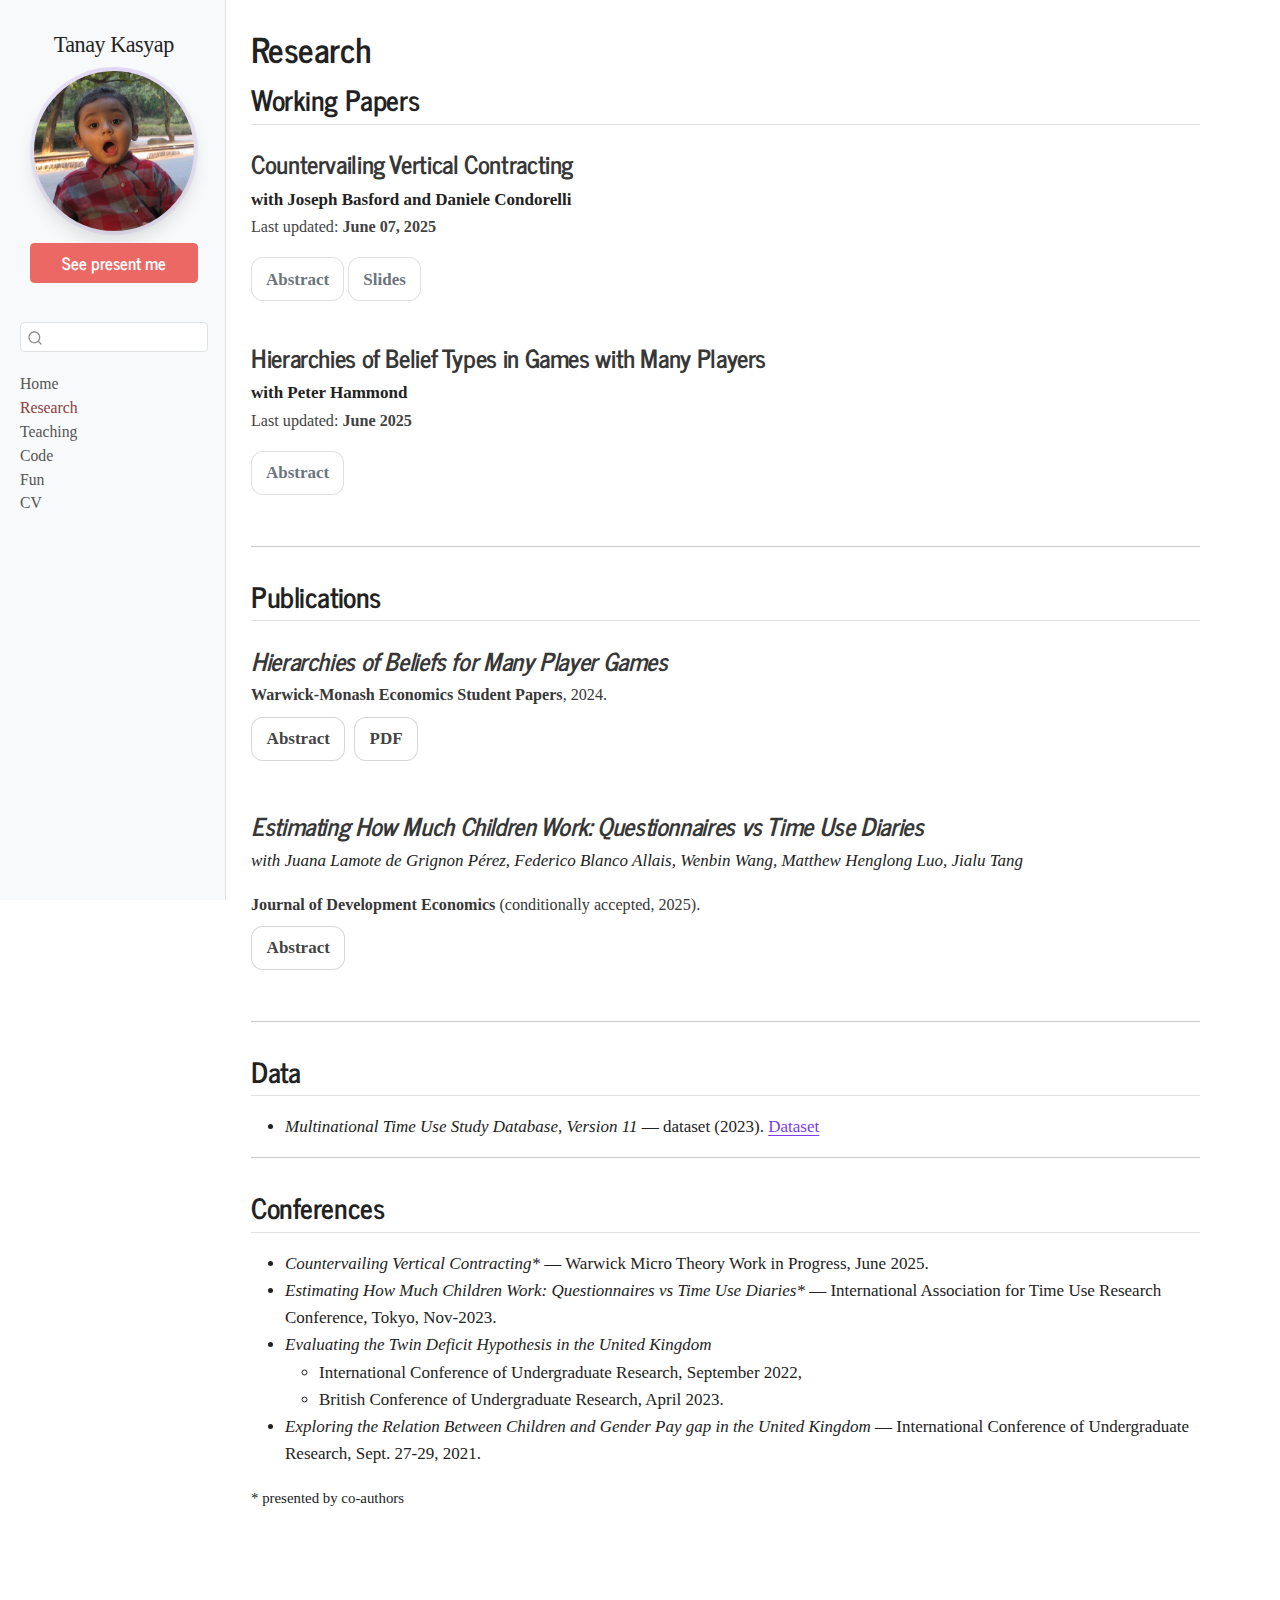
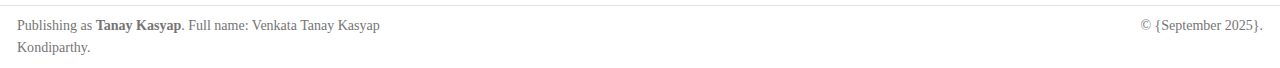
<file: research.html>
<!DOCTYPE html>
<html xmlns="http://www.w3.org/1999/xhtml" lang="en" xml:lang="en"><head>

<meta charset="utf-8">
<meta name="generator" content="quarto-1.7.34">

<meta name="viewport" content="width=device-width, initial-scale=1.0, user-scalable=yes">


<title>Research – Tanay Kasyap</title>
<style>
code{white-space: pre-wrap;}
span.smallcaps{font-variant: small-caps;}
div.columns{display: flex; gap: min(4vw, 1.5em);}
div.column{flex: auto; overflow-x: auto;}
div.hanging-indent{margin-left: 1.5em; text-indent: -1.5em;}
ul.task-list{list-style: none;}
ul.task-list li input[type="checkbox"] {
  width: 0.8em;
  margin: 0 0.8em 0.2em -1em; /* quarto-specific, see https://github.com/quarto-dev/quarto-cli/issues/4556 */ 
  vertical-align: middle;
}
</style>


<script src="site_libs/quarto-nav/quarto-nav.js"></script>
<script src="site_libs/clipboard/clipboard.min.js"></script>
<script src="site_libs/quarto-search/autocomplete.umd.js"></script>
<script src="site_libs/quarto-search/fuse.min.js"></script>
<script src="site_libs/quarto-search/quarto-search.js"></script>
<meta name="quarto:offset" content="./">
<script src="site_libs/quarto-html/quarto.js" type="module"></script>
<script src="site_libs/quarto-html/tabsets/tabsets.js" type="module"></script>
<script src="site_libs/quarto-html/popper.min.js"></script>
<script src="site_libs/quarto-html/tippy.umd.min.js"></script>
<script src="site_libs/quarto-html/anchor.min.js"></script>
<link href="site_libs/quarto-html/tippy.css" rel="stylesheet">
<link href="site_libs/quarto-html/quarto-syntax-highlighting-c8ad9e5dbd60b7b70b38521ab19b7da4.css" rel="stylesheet" id="quarto-text-highlighting-styles">
<script src="site_libs/bootstrap/bootstrap.min.js"></script>
<link href="site_libs/bootstrap/bootstrap-icons.css" rel="stylesheet">
<link href="site_libs/bootstrap/bootstrap-a3cc06d6f3fc6cd0aad7a18a2dd5442f.min.css" rel="stylesheet" append-hash="true" id="quarto-bootstrap" data-mode="light">
<script id="quarto-search-options" type="application/json">{
  "location": "sidebar",
  "copy-button": false,
  "collapse-after": 3,
  "panel-placement": "start",
  "type": "textbox",
  "limit": 50,
  "keyboard-shortcut": [
    "f",
    "/",
    "s"
  ],
  "show-item-context": false,
  "language": {
    "search-no-results-text": "No results",
    "search-matching-documents-text": "matching documents",
    "search-copy-link-title": "Copy link to search",
    "search-hide-matches-text": "Hide additional matches",
    "search-more-match-text": "more match in this document",
    "search-more-matches-text": "more matches in this document",
    "search-clear-button-title": "Clear",
    "search-text-placeholder": "",
    "search-detached-cancel-button-title": "Cancel",
    "search-submit-button-title": "Submit",
    "search-label": "Search"
  }
}</script>
<style>html{ scroll-behavior: smooth; }</style>
<link rel="stylesheet" href="https://unpkg.com/aos@2.3.4/dist/aos.css">


<link rel="stylesheet" href="styles.css">
</head>

<body class="nav-sidebar docked fullcontent quarto-light">

<div id="quarto-search-results"></div>
  <header id="quarto-header" class="headroom fixed-top">
  <nav class="quarto-secondary-nav">
    <div class="container-fluid d-flex">
      <button type="button" class="quarto-btn-toggle btn" data-bs-toggle="collapse" role="button" data-bs-target=".quarto-sidebar-collapse-item" aria-controls="quarto-sidebar" aria-expanded="false" aria-label="Toggle sidebar navigation" onclick="if (window.quartoToggleHeadroom) { window.quartoToggleHeadroom(); }">
        <i class="bi bi-layout-text-sidebar-reverse"></i>
      </button>
        <nav class="quarto-page-breadcrumbs" aria-label="breadcrumb"><ol class="breadcrumb"><li class="breadcrumb-item"><a href="./research.html">Research</a></li></ol></nav>
        <a class="flex-grow-1" role="navigation" data-bs-toggle="collapse" data-bs-target=".quarto-sidebar-collapse-item" aria-controls="quarto-sidebar" aria-expanded="false" aria-label="Toggle sidebar navigation" onclick="if (window.quartoToggleHeadroom) { window.quartoToggleHeadroom(); }">      
        </a>
      <button type="button" class="btn quarto-search-button" aria-label="Search" onclick="window.quartoOpenSearch();">
        <i class="bi bi-search"></i>
      </button>
    </div>
  </nav>
</header>
<!-- content -->
<div id="quarto-content" class="quarto-container page-columns page-rows-contents page-layout-article">
<!-- sidebar -->
  <nav id="quarto-sidebar" class="sidebar collapse collapse-horizontal quarto-sidebar-collapse-item sidebar-navigation docked overflow-auto">
    <div class="pt-lg-2 mt-2 text-left sidebar-header">
    <div class="sidebar-title mb-0 py-0">
      <a href="./">Tanay Kasyap</a> 
    </div>
      </div>
        <div class="mt-2 flex-shrink-0 align-items-center">
        <div class="sidebar-search">
        <div id="quarto-search" class="" title="Search"></div>
        </div>
        </div>
    <div class="sidebar-menu-container"> 
    <ul class="list-unstyled mt-1">
        <li class="sidebar-item">
  <div class="sidebar-item-container"> 
  <a href="./index.html" class="sidebar-item-text sidebar-link">
 <span class="menu-text">Home</span></a>
  </div>
</li>
        <li class="sidebar-item">
  <div class="sidebar-item-container"> 
  <a href="./research.html" class="sidebar-item-text sidebar-link active">
 <span class="menu-text">Research</span></a>
  </div>
</li>
        <li class="sidebar-item">
  <div class="sidebar-item-container"> 
  <a href="./teaching.html" class="sidebar-item-text sidebar-link">
 <span class="menu-text">Teaching</span></a>
  </div>
</li>
        <li class="sidebar-item">
  <div class="sidebar-item-container"> 
  <a href="./code.html" class="sidebar-item-text sidebar-link">
 <span class="menu-text">Code</span></a>
  </div>
</li>
        <li class="sidebar-item">
  <div class="sidebar-item-container"> 
  <a href="./fun.html" class="sidebar-item-text sidebar-link">
 <span class="menu-text">Fun</span></a>
  </div>
</li>
        <li class="sidebar-item">
  <div class="sidebar-item-container"> 
  <a href="./cv.html" class="sidebar-item-text sidebar-link">
 <span class="menu-text">CV</span></a>
  </div>
</li>
    </ul>
    </div>
</nav>
<div id="quarto-sidebar-glass" class="quarto-sidebar-collapse-item" data-bs-toggle="collapse" data-bs-target=".quarto-sidebar-collapse-item"></div>
<!-- margin-sidebar -->
    
<!-- main -->
<main class="content" id="quarto-document-content">

<header id="title-block-header" class="quarto-title-block default">
<div class="quarto-title">
<h1 class="title">Research</h1>
</div>



<div class="quarto-title-meta">

    
  
    
  </div>
  


</header>


<section id="working-papers" class="level2">
<h2 class="anchored" data-anchor-id="working-papers">Working Papers</h2>
<div class="wp-item">
<section id="countervailing-vertical-contracting" class="level3">
<h3 class="anchored" data-anchor-id="countervailing-vertical-contracting">Countervailing Vertical Contracting</h3>
<p><strong>with Joseph Basford and Daniele Condorelli</strong><br>
<span class="wp-meta">Last updated: <strong>June 07, 2025</strong></span></p>
<details class="toggle">
  <summary class="pillbtn">Abstract</summary>
  <div class="toggle-body">
    <p>We study a setting in which a privately informed supplier must secure a publicly observed license from a monopolist before selling to a private-value buyer. Licensing fees, tied to subsequent sale terms, optimally take the form of royalties which impose penalties at low prices and which may be negative at high prices to enforce price-maintenance and screen the buyer, yielding allocations equivalent to second-degree price discrimination. Licensing’s welfare impact is ambiguous — it can reduce buyer-driven deadweight loss but introduce supplier inefficiencies. Applied to exclusive-dealing, our model shows such contracts can <em>enhance</em> aggregate welfare, contrary to Aghion &amp; Bolton (1987).</p>
  </div>
</details>


<details class="toggle">
  <summary class="pillbtn">Slides</summary>
  <div class="toggle-body">
    <div class="presented"><strong>Presented*:</strong> Warwick Micro Theory Work in Progress, June 2025.</div>
    <p><a class="download-pill" href="assets/slides/countervailing.pdf" target="_blank" rel="noopener">Download slides (PDF)</a></p>
  </div>
</details>
</section>
<section id="hierarchies-of-belief-types-in-games-with-many-players" class="level3 wp-item">
<h3 class="anchored" data-anchor-id="hierarchies-of-belief-types-in-games-with-many-players">Hierarchies of Belief Types in Games with Many Players</h3>
<p><strong>with Peter Hammond</strong><br>
<span class="wp-meta">Last updated: <strong>June 2025</strong></span></p>
<details class="toggle">
  <summary class="pillbtn">Abstract</summary>
  <div class="toggle-body">
    <p>Following Mertens &amp; Zamir (1985) and Brandenburger &amp; Dekel (1993), universal type spaces have been constructed for each player in a general <em>n</em>-player game of incomplete information, where types encode hierarchies of beliefs. We introduce an analogous construction for games with a <em>continuum</em> of players indexed by the Lebesgue unit interval. For each player, belief types correspond to joint probability measures over triples consisting of (i) the player’s label, (ii) a non-belief type given by a cardinal equivalence class of payoff functions, and (iii) a recursively constructed hierarchy of belief types. The marginal over player labels must equal Lebesgue measure.</p>
  </div>
</details>


<!--
<details class="toggle">
  <summary class="pillbtn">Slides</summary>
  <div class="toggle-body">
    <div class="presented"><strong>Presented:</strong> —</div>
    <p><a class="download-pill" href="assets/slides/hierarchies.pdf" target="_blank" rel="noopener">Download slides (PDF)</a></p>
  </div>
</details>
-->


</section>
</div>
<hr>
</section>
<section id="publications" class="level2">
<h2 class="anchored" data-anchor-id="publications">Publications</h2>
<section id="hierarchies-of-beliefs-for-many-player-games" class="level3 pub-item">
<h3 class="anchored" data-anchor-id="hierarchies-of-beliefs-for-many-player-games"><em>Hierarchies of Beliefs for Many Player Games</em></h3>
<div class="pub-meta">
<strong>Warwick-Monash Economics Student Papers</strong>, 2024.
</div>
<div class="wp-controls">
  <details id="pub-abs-hierarchies" class="toggle">
    <summary class="pillbtn pillbtn--soft">Abstract</summary>
    <div class="toggle-body">
      <p><em>Mertens and Zamir (1985) first provided the universal type space construction for finite
player games of incomplete information with a compact state space. Brandenburger and
Dekel (1993) complemented it for a Polish state space. This paper extends the construction
of Brandenburger and Dekel (1993) to games with infinitely many players for Harsanyi’s
notion of a type. The extension is formulated by randomly drawing a countably infinite
set of actual players from a continuum of potential players, represented by their labels in
[0,1]. The random distribution of the countably infinite set of actual players almost surely
converges to Lebesgue due to the Glivenko–Cantelli theorem. A coherent type is shown
to induce beliefs over other player’s types and common knowledge of coherency closes the
model of beliefs. Implications of dropping the Polish space assumption are discussed and
an informal extension to measurable spaces is provided for future work. The formalisation
provided here allows Harsanyi’s notion of Type.</em></p>
    </div>
  </details>

  <!-- PDF opens directly in a new tab -->
  <a class="pillbtn--soft" href="https://warwick.ac.uk/fac/soc/economics/research/wmesp/manage/72_-_venkata_tanay_kasyap_kondiparthy.pdf" target="_blank" rel="noopener">PDF</a>
</div>
</section>
<section id="estimating-how-much-children-work-questionnaires-vs-time-use-diaries" class="level3 pub-item">
<h3 class="anchored" data-anchor-id="estimating-how-much-children-work-questionnaires-vs-time-use-diaries"><em>Estimating How Much Children Work: Questionnaires vs Time Use Diaries</em></h3>
<div class="pub-authors">
<p>with Juana Lamote de Grignon Pérez, Federico Blanco Allais, Wenbin Wang, Matthew Henglong Luo, Jialu Tang</p>
</div>
<div class="pub-meta">
<strong>Journal of Development Economics</strong> (conditionally accepted, 2025).
</div>
<div class="wp-controls">
  <details id="pub-abs-jde" class="toggle">
    <summary class="pillbtn pillbtn--soft">Abstract</summary>
    <div class="toggle-body">
      <p>Current estimates of child labour often rely on questions such as, “How many hours did you work last week?” While biases in adult self-reports are well-documented in high-income countries, there is limited evidence on the accuracy of children's responses in low- and middle-income countries (LMICs). Using data from nine LMICs, including China and India, this paper shows that time diaries report more than twice as many work hours as standard questionnaires. This discrepancy suggests that current estimates may significantly understate child labour. Moreover, certain forms of work—such as collecting water or firewood—appear to contribute to these measurement gaps.</p>
    </div>
  </details>

  <!-- No PDF yet; when you have one, UNCOMMENT the line below and set the URL -->
  <!-- <a class="pillbtn--soft" href="LINK-TO-JDE-PDF" target="_blank" rel="noopener">PDF</a> -->
</div>
</section>
<hr>
</section>
<section id="data" class="level2">
<h2 class="anchored" data-anchor-id="data">Data</h2>
<ul class="selpubs">
<li>
<em>Multinational Time Use Study Database, Version 11</em> — dataset (2023). <a href="https://www.timeuse.org/mtus/surveys" target="_blank" rel="noopener">Dataset</a>
</li>
</ul>
<hr>
</section>
<section id="conferences" class="level2">
<h2 class="anchored" data-anchor-id="conferences">Conferences</h2>
<ul>
<li><em>Countervailing Vertical Contracting*</em> — Warwick Micro Theory Work in Progress, June 2025.<br>
</li>
<li><em>Estimating How Much Children Work: Questionnaires vs Time Use Diaries*</em> — International Association for Time Use Research Conference, Tokyo, Nov-2023.<br>
</li>
<li><em> Evaluating the Twin Deficit Hypothesis in the United Kingdom</em>
<ul>
<li>International Conference of Undergraduate Research, September 2022,<br>
</li>
<li>British Conference of Undergraduate Research, April 2023.</li>
</ul></li>
<li><em> Exploring the Relation Between Children and Gender Pay gap in the United Kingdom </em> — International Conference of Undergraduate Research, Sept.&nbsp;27-29, 2021.</li>
</ul>
<p><small>* presented by co-authors</small></p>
<!--To link to abstracts -->
<script>
(function () {
  function openHashTarget() {
    var hash = location.hash ? decodeURIComponent(location.hash.slice(1)) : "";
    if (!hash) return;
    var el = document.getElementById(hash);
    if (!el) return;
    // if target is inside/itself a <details>, open it
    var details = el.tagName.toLowerCase() === "details" ? el : el.closest("details");
    if (details && !details.open) details.open = true;
    (el || details).scrollIntoView({ behavior: "smooth", block: "start" });
  }
  window.addEventListener("DOMContentLoaded", openHashTarget);
  window.addEventListener("hashchange", openHashTarget);
})();
</script>


</section>

</main> <!-- /main -->
<script src="assets/js/site.js"></script>
<script src="https://unpkg.com/aos@2.3.4/dist/aos.js"></script>
<script>
  document.addEventListener('DOMContentLoaded', function () {
    AOS.init({ once: true, duration: 600, easing: 'ease-out' });
  });
</script>
<script id="quarto-html-after-body" type="application/javascript">
  window.document.addEventListener("DOMContentLoaded", function (event) {
    const icon = "";
    const anchorJS = new window.AnchorJS();
    anchorJS.options = {
      placement: 'right',
      icon: icon
    };
    anchorJS.add('.anchored');
    const isCodeAnnotation = (el) => {
      for (const clz of el.classList) {
        if (clz.startsWith('code-annotation-')) {                     
          return true;
        }
      }
      return false;
    }
    const onCopySuccess = function(e) {
      // button target
      const button = e.trigger;
      // don't keep focus
      button.blur();
      // flash "checked"
      button.classList.add('code-copy-button-checked');
      var currentTitle = button.getAttribute("title");
      button.setAttribute("title", "Copied!");
      let tooltip;
      if (window.bootstrap) {
        button.setAttribute("data-bs-toggle", "tooltip");
        button.setAttribute("data-bs-placement", "left");
        button.setAttribute("data-bs-title", "Copied!");
        tooltip = new bootstrap.Tooltip(button, 
          { trigger: "manual", 
            customClass: "code-copy-button-tooltip",
            offset: [0, -8]});
        tooltip.show();    
      }
      setTimeout(function() {
        if (tooltip) {
          tooltip.hide();
          button.removeAttribute("data-bs-title");
          button.removeAttribute("data-bs-toggle");
          button.removeAttribute("data-bs-placement");
        }
        button.setAttribute("title", currentTitle);
        button.classList.remove('code-copy-button-checked');
      }, 1000);
      // clear code selection
      e.clearSelection();
    }
    const getTextToCopy = function(trigger) {
        const codeEl = trigger.previousElementSibling.cloneNode(true);
        for (const childEl of codeEl.children) {
          if (isCodeAnnotation(childEl)) {
            childEl.remove();
          }
        }
        return codeEl.innerText;
    }
    const clipboard = new window.ClipboardJS('.code-copy-button:not([data-in-quarto-modal])', {
      text: getTextToCopy
    });
    clipboard.on('success', onCopySuccess);
    if (window.document.getElementById('quarto-embedded-source-code-modal')) {
      const clipboardModal = new window.ClipboardJS('.code-copy-button[data-in-quarto-modal]', {
        text: getTextToCopy,
        container: window.document.getElementById('quarto-embedded-source-code-modal')
      });
      clipboardModal.on('success', onCopySuccess);
    }
      var localhostRegex = new RegExp(/^(?:http|https):\/\/localhost\:?[0-9]*\//);
      var mailtoRegex = new RegExp(/^mailto:/);
        var filterRegex = new RegExp("https:\/\/tanaykasyap\.github\.io");
      var isInternal = (href) => {
          return filterRegex.test(href) || localhostRegex.test(href) || mailtoRegex.test(href);
      }
      // Inspect non-navigation links and adorn them if external
     var links = window.document.querySelectorAll('a[href]:not(.nav-link):not(.navbar-brand):not(.toc-action):not(.sidebar-link):not(.sidebar-item-toggle):not(.pagination-link):not(.no-external):not([aria-hidden]):not(.dropdown-item):not(.quarto-navigation-tool):not(.about-link)');
      for (var i=0; i<links.length; i++) {
        const link = links[i];
        if (!isInternal(link.href)) {
          // undo the damage that might have been done by quarto-nav.js in the case of
          // links that we want to consider external
          if (link.dataset.originalHref !== undefined) {
            link.href = link.dataset.originalHref;
          }
            // target, if specified
            link.setAttribute("target", "_blank");
            if (link.getAttribute("rel") === null) {
              link.setAttribute("rel", "noopener");
            }
        }
      }
    function tippyHover(el, contentFn, onTriggerFn, onUntriggerFn) {
      const config = {
        allowHTML: true,
        maxWidth: 500,
        delay: 100,
        arrow: false,
        appendTo: function(el) {
            return el.parentElement;
        },
        interactive: true,
        interactiveBorder: 10,
        theme: 'quarto',
        placement: 'bottom-start',
      };
      if (contentFn) {
        config.content = contentFn;
      }
      if (onTriggerFn) {
        config.onTrigger = onTriggerFn;
      }
      if (onUntriggerFn) {
        config.onUntrigger = onUntriggerFn;
      }
      window.tippy(el, config); 
    }
    const noterefs = window.document.querySelectorAll('a[role="doc-noteref"]');
    for (var i=0; i<noterefs.length; i++) {
      const ref = noterefs[i];
      tippyHover(ref, function() {
        // use id or data attribute instead here
        let href = ref.getAttribute('data-footnote-href') || ref.getAttribute('href');
        try { href = new URL(href).hash; } catch {}
        const id = href.replace(/^#\/?/, "");
        const note = window.document.getElementById(id);
        if (note) {
          return note.innerHTML;
        } else {
          return "";
        }
      });
    }
    const xrefs = window.document.querySelectorAll('a.quarto-xref');
    const processXRef = (id, note) => {
      // Strip column container classes
      const stripColumnClz = (el) => {
        el.classList.remove("page-full", "page-columns");
        if (el.children) {
          for (const child of el.children) {
            stripColumnClz(child);
          }
        }
      }
      stripColumnClz(note)
      if (id === null || id.startsWith('sec-')) {
        // Special case sections, only their first couple elements
        const container = document.createElement("div");
        if (note.children && note.children.length > 2) {
          container.appendChild(note.children[0].cloneNode(true));
          for (let i = 1; i < note.children.length; i++) {
            const child = note.children[i];
            if (child.tagName === "P" && child.innerText === "") {
              continue;
            } else {
              container.appendChild(child.cloneNode(true));
              break;
            }
          }
          if (window.Quarto?.typesetMath) {
            window.Quarto.typesetMath(container);
          }
          return container.innerHTML
        } else {
          if (window.Quarto?.typesetMath) {
            window.Quarto.typesetMath(note);
          }
          return note.innerHTML;
        }
      } else {
        // Remove any anchor links if they are present
        const anchorLink = note.querySelector('a.anchorjs-link');
        if (anchorLink) {
          anchorLink.remove();
        }
        if (window.Quarto?.typesetMath) {
          window.Quarto.typesetMath(note);
        }
        if (note.classList.contains("callout")) {
          return note.outerHTML;
        } else {
          return note.innerHTML;
        }
      }
    }
    for (var i=0; i<xrefs.length; i++) {
      const xref = xrefs[i];
      tippyHover(xref, undefined, function(instance) {
        instance.disable();
        let url = xref.getAttribute('href');
        let hash = undefined; 
        if (url.startsWith('#')) {
          hash = url;
        } else {
          try { hash = new URL(url).hash; } catch {}
        }
        if (hash) {
          const id = hash.replace(/^#\/?/, "");
          const note = window.document.getElementById(id);
          if (note !== null) {
            try {
              const html = processXRef(id, note.cloneNode(true));
              instance.setContent(html);
            } finally {
              instance.enable();
              instance.show();
            }
          } else {
            // See if we can fetch this
            fetch(url.split('#')[0])
            .then(res => res.text())
            .then(html => {
              const parser = new DOMParser();
              const htmlDoc = parser.parseFromString(html, "text/html");
              const note = htmlDoc.getElementById(id);
              if (note !== null) {
                const html = processXRef(id, note);
                instance.setContent(html);
              } 
            }).finally(() => {
              instance.enable();
              instance.show();
            });
          }
        } else {
          // See if we can fetch a full url (with no hash to target)
          // This is a special case and we should probably do some content thinning / targeting
          fetch(url)
          .then(res => res.text())
          .then(html => {
            const parser = new DOMParser();
            const htmlDoc = parser.parseFromString(html, "text/html");
            const note = htmlDoc.querySelector('main.content');
            if (note !== null) {
              // This should only happen for chapter cross references
              // (since there is no id in the URL)
              // remove the first header
              if (note.children.length > 0 && note.children[0].tagName === "HEADER") {
                note.children[0].remove();
              }
              const html = processXRef(null, note);
              instance.setContent(html);
            } 
          }).finally(() => {
            instance.enable();
            instance.show();
          });
        }
      }, function(instance) {
      });
    }
        let selectedAnnoteEl;
        const selectorForAnnotation = ( cell, annotation) => {
          let cellAttr = 'data-code-cell="' + cell + '"';
          let lineAttr = 'data-code-annotation="' +  annotation + '"';
          const selector = 'span[' + cellAttr + '][' + lineAttr + ']';
          return selector;
        }
        const selectCodeLines = (annoteEl) => {
          const doc = window.document;
          const targetCell = annoteEl.getAttribute("data-target-cell");
          const targetAnnotation = annoteEl.getAttribute("data-target-annotation");
          const annoteSpan = window.document.querySelector(selectorForAnnotation(targetCell, targetAnnotation));
          const lines = annoteSpan.getAttribute("data-code-lines").split(",");
          const lineIds = lines.map((line) => {
            return targetCell + "-" + line;
          })
          let top = null;
          let height = null;
          let parent = null;
          if (lineIds.length > 0) {
              //compute the position of the single el (top and bottom and make a div)
              const el = window.document.getElementById(lineIds[0]);
              top = el.offsetTop;
              height = el.offsetHeight;
              parent = el.parentElement.parentElement;
            if (lineIds.length > 1) {
              const lastEl = window.document.getElementById(lineIds[lineIds.length - 1]);
              const bottom = lastEl.offsetTop + lastEl.offsetHeight;
              height = bottom - top;
            }
            if (top !== null && height !== null && parent !== null) {
              // cook up a div (if necessary) and position it 
              let div = window.document.getElementById("code-annotation-line-highlight");
              if (div === null) {
                div = window.document.createElement("div");
                div.setAttribute("id", "code-annotation-line-highlight");
                div.style.position = 'absolute';
                parent.appendChild(div);
              }
              div.style.top = top - 2 + "px";
              div.style.height = height + 4 + "px";
              div.style.left = 0;
              let gutterDiv = window.document.getElementById("code-annotation-line-highlight-gutter");
              if (gutterDiv === null) {
                gutterDiv = window.document.createElement("div");
                gutterDiv.setAttribute("id", "code-annotation-line-highlight-gutter");
                gutterDiv.style.position = 'absolute';
                const codeCell = window.document.getElementById(targetCell);
                const gutter = codeCell.querySelector('.code-annotation-gutter');
                gutter.appendChild(gutterDiv);
              }
              gutterDiv.style.top = top - 2 + "px";
              gutterDiv.style.height = height + 4 + "px";
            }
            selectedAnnoteEl = annoteEl;
          }
        };
        const unselectCodeLines = () => {
          const elementsIds = ["code-annotation-line-highlight", "code-annotation-line-highlight-gutter"];
          elementsIds.forEach((elId) => {
            const div = window.document.getElementById(elId);
            if (div) {
              div.remove();
            }
          });
          selectedAnnoteEl = undefined;
        };
          // Handle positioning of the toggle
      window.addEventListener(
        "resize",
        throttle(() => {
          elRect = undefined;
          if (selectedAnnoteEl) {
            selectCodeLines(selectedAnnoteEl);
          }
        }, 10)
      );
      function throttle(fn, ms) {
      let throttle = false;
      let timer;
        return (...args) => {
          if(!throttle) { // first call gets through
              fn.apply(this, args);
              throttle = true;
          } else { // all the others get throttled
              if(timer) clearTimeout(timer); // cancel #2
              timer = setTimeout(() => {
                fn.apply(this, args);
                timer = throttle = false;
              }, ms);
          }
        };
      }
        // Attach click handler to the DT
        const annoteDls = window.document.querySelectorAll('dt[data-target-cell]');
        for (const annoteDlNode of annoteDls) {
          annoteDlNode.addEventListener('click', (event) => {
            const clickedEl = event.target;
            if (clickedEl !== selectedAnnoteEl) {
              unselectCodeLines();
              const activeEl = window.document.querySelector('dt[data-target-cell].code-annotation-active');
              if (activeEl) {
                activeEl.classList.remove('code-annotation-active');
              }
              selectCodeLines(clickedEl);
              clickedEl.classList.add('code-annotation-active');
            } else {
              // Unselect the line
              unselectCodeLines();
              clickedEl.classList.remove('code-annotation-active');
            }
          });
        }
    const findCites = (el) => {
      const parentEl = el.parentElement;
      if (parentEl) {
        const cites = parentEl.dataset.cites;
        if (cites) {
          return {
            el,
            cites: cites.split(' ')
          };
        } else {
          return findCites(el.parentElement)
        }
      } else {
        return undefined;
      }
    };
    var bibliorefs = window.document.querySelectorAll('a[role="doc-biblioref"]');
    for (var i=0; i<bibliorefs.length; i++) {
      const ref = bibliorefs[i];
      const citeInfo = findCites(ref);
      if (citeInfo) {
        tippyHover(citeInfo.el, function() {
          var popup = window.document.createElement('div');
          citeInfo.cites.forEach(function(cite) {
            var citeDiv = window.document.createElement('div');
            citeDiv.classList.add('hanging-indent');
            citeDiv.classList.add('csl-entry');
            var biblioDiv = window.document.getElementById('ref-' + cite);
            if (biblioDiv) {
              citeDiv.innerHTML = biblioDiv.innerHTML;
            }
            popup.appendChild(citeDiv);
          });
          return popup.innerHTML;
        });
      }
    }
  });
  </script>
</div> <!-- /content -->
<footer class="footer">
  <div class="nav-footer">
    <div class="nav-footer-left">
<p>Publishing as <strong>Tanay Kasyap</strong>. Full name: Venkata Tanay Kasyap Kondiparthy.</p>
</div>   
    <div class="nav-footer-center">
      &nbsp;
    </div>
    <div class="nav-footer-right">
<p>© {September 2025}.</p>
</div>
  </div>
</footer>




<script src="site_libs/quarto-html/zenscroll-min.js"></script>
</body></html>
</file>
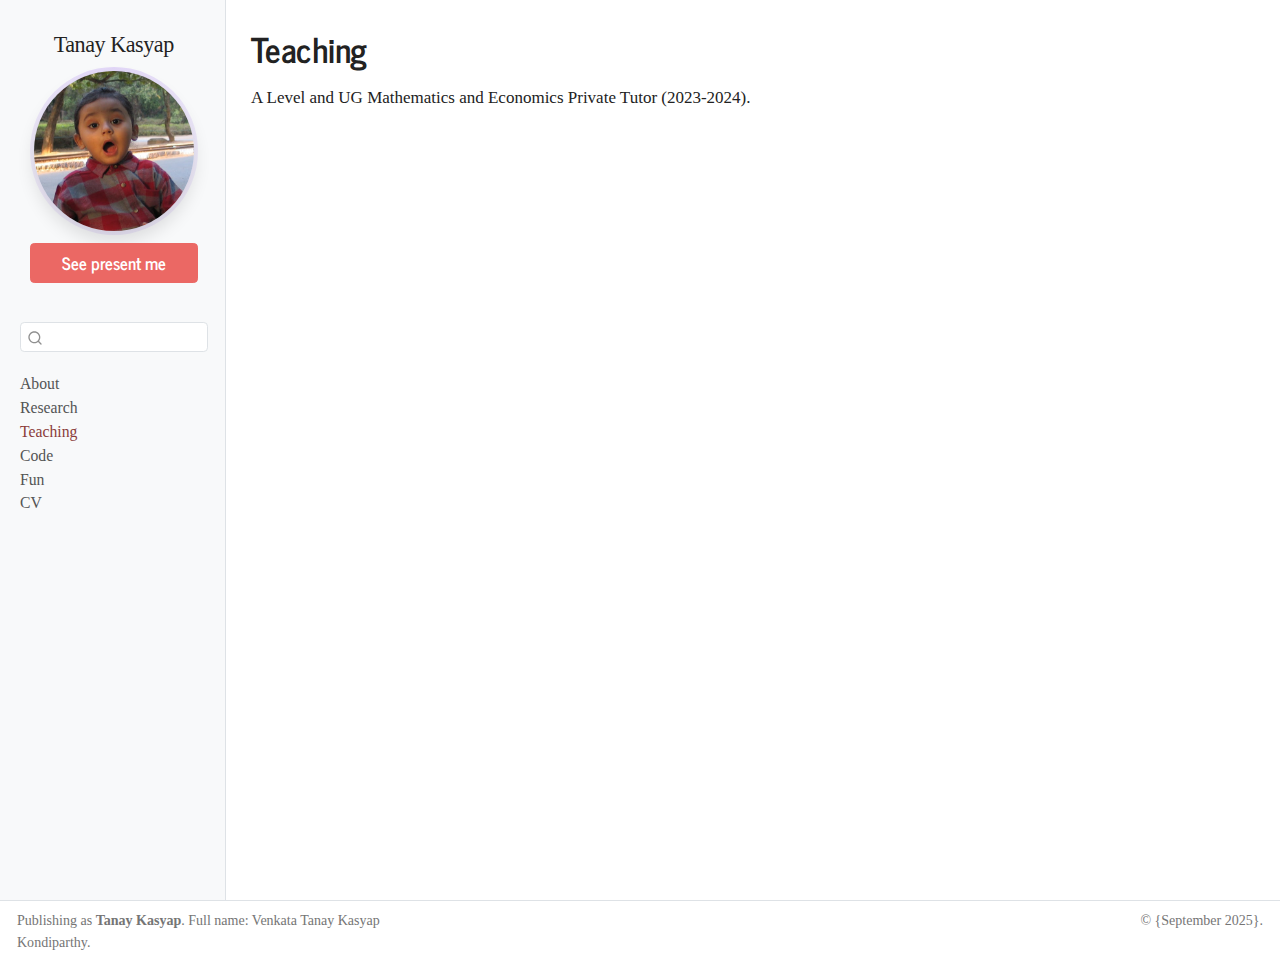
<file: teaching.html>
<!DOCTYPE html>
<html xmlns="http://www.w3.org/1999/xhtml" lang="en" xml:lang="en"><head>

<meta charset="utf-8">
<meta name="generator" content="quarto-1.7.34">

<meta name="viewport" content="width=device-width, initial-scale=1.0, user-scalable=yes">


<title>Teaching – Tanay Kasyap</title>
<style>
code{white-space: pre-wrap;}
span.smallcaps{font-variant: small-caps;}
div.columns{display: flex; gap: min(4vw, 1.5em);}
div.column{flex: auto; overflow-x: auto;}
div.hanging-indent{margin-left: 1.5em; text-indent: -1.5em;}
ul.task-list{list-style: none;}
ul.task-list li input[type="checkbox"] {
  width: 0.8em;
  margin: 0 0.8em 0.2em -1em; /* quarto-specific, see https://github.com/quarto-dev/quarto-cli/issues/4556 */ 
  vertical-align: middle;
}
</style>


<script src="site_libs/quarto-nav/quarto-nav.js"></script>
<script src="site_libs/quarto-nav/headroom.min.js"></script>
<script src="site_libs/clipboard/clipboard.min.js"></script>
<script src="site_libs/quarto-search/autocomplete.umd.js"></script>
<script src="site_libs/quarto-search/fuse.min.js"></script>
<script src="site_libs/quarto-search/quarto-search.js"></script>
<meta name="quarto:offset" content="./">
<script src="site_libs/quarto-html/quarto.js" type="module"></script>
<script src="site_libs/quarto-html/tabsets/tabsets.js" type="module"></script>
<script src="site_libs/quarto-html/popper.min.js"></script>
<script src="site_libs/quarto-html/tippy.umd.min.js"></script>
<script src="site_libs/quarto-html/anchor.min.js"></script>
<link href="site_libs/quarto-html/tippy.css" rel="stylesheet">
<link href="site_libs/quarto-html/quarto-syntax-highlighting-c8ad9e5dbd60b7b70b38521ab19b7da4.css" rel="stylesheet" id="quarto-text-highlighting-styles">
<script src="site_libs/bootstrap/bootstrap.min.js"></script>
<link href="site_libs/bootstrap/bootstrap-icons.css" rel="stylesheet">
<link href="site_libs/bootstrap/bootstrap-a3cc06d6f3fc6cd0aad7a18a2dd5442f.min.css" rel="stylesheet" append-hash="true" id="quarto-bootstrap" data-mode="light">
<script id="quarto-search-options" type="application/json">{
  "location": "sidebar",
  "copy-button": false,
  "collapse-after": 3,
  "panel-placement": "start",
  "type": "textbox",
  "limit": 50,
  "keyboard-shortcut": [
    "f",
    "/",
    "s"
  ],
  "show-item-context": false,
  "language": {
    "search-no-results-text": "No results",
    "search-matching-documents-text": "matching documents",
    "search-copy-link-title": "Copy link to search",
    "search-hide-matches-text": "Hide additional matches",
    "search-more-match-text": "more match in this document",
    "search-more-matches-text": "more matches in this document",
    "search-clear-button-title": "Clear",
    "search-text-placeholder": "",
    "search-detached-cancel-button-title": "Cancel",
    "search-submit-button-title": "Submit",
    "search-label": "Search"
  }
}</script>
<style>html{ scroll-behavior: smooth; }</style>


<link rel="stylesheet" href="styles.css">
</head>

<body class="nav-sidebar docked fullcontent quarto-light">

<div id="quarto-search-results"></div>
  <header id="quarto-header" class="headroom fixed-top">
  <nav class="quarto-secondary-nav">
    <div class="container-fluid d-flex">
      <button type="button" class="quarto-btn-toggle btn" data-bs-toggle="collapse" role="button" data-bs-target=".quarto-sidebar-collapse-item" aria-controls="quarto-sidebar" aria-expanded="false" aria-label="Toggle sidebar navigation" onclick="if (window.quartoToggleHeadroom) { window.quartoToggleHeadroom(); }">
        <i class="bi bi-layout-text-sidebar-reverse"></i>
      </button>
        <nav class="quarto-page-breadcrumbs" aria-label="breadcrumb"><ol class="breadcrumb"><li class="breadcrumb-item"><a href="./teaching.html">Teaching</a></li></ol></nav>
        <a class="flex-grow-1" role="navigation" data-bs-toggle="collapse" data-bs-target=".quarto-sidebar-collapse-item" aria-controls="quarto-sidebar" aria-expanded="false" aria-label="Toggle sidebar navigation" onclick="if (window.quartoToggleHeadroom) { window.quartoToggleHeadroom(); }">      
        </a>
      <button type="button" class="btn quarto-search-button" aria-label="Search" onclick="window.quartoOpenSearch();">
        <i class="bi bi-search"></i>
      </button>
    </div>
  </nav>
</header>
<!-- content -->
<div id="quarto-content" class="quarto-container page-columns page-rows-contents page-layout-article">
<!-- sidebar -->
  <nav id="quarto-sidebar" class="sidebar collapse collapse-horizontal quarto-sidebar-collapse-item sidebar-navigation docked overflow-auto">
    <div class="pt-lg-2 mt-2 text-left sidebar-header">
    <div class="sidebar-title mb-0 py-0">
      <a href="./">Tanay Kasyap</a> 
    </div>
      </div>
        <div class="mt-2 flex-shrink-0 align-items-center">
        <div class="sidebar-search">
        <div id="quarto-search" class="" title="Search"></div>
        </div>
        </div>
    <div class="sidebar-menu-container"> 
    <ul class="list-unstyled mt-1">
        <li class="sidebar-item">
  <div class="sidebar-item-container"> 
  <a href="./index.html" class="sidebar-item-text sidebar-link">
 <span class="menu-text">About</span></a>
  </div>
</li>
        <li class="sidebar-item">
  <div class="sidebar-item-container"> 
  <a href="./research.html" class="sidebar-item-text sidebar-link">
 <span class="menu-text">Research</span></a>
  </div>
</li>
        <li class="sidebar-item">
  <div class="sidebar-item-container"> 
  <a href="./teaching.html" class="sidebar-item-text sidebar-link active">
 <span class="menu-text">Teaching</span></a>
  </div>
</li>
        <li class="sidebar-item">
  <div class="sidebar-item-container"> 
  <a href="./code.html" class="sidebar-item-text sidebar-link">
 <span class="menu-text">Code</span></a>
  </div>
</li>
        <li class="sidebar-item">
  <div class="sidebar-item-container"> 
  <a href="./fun.html" class="sidebar-item-text sidebar-link">
 <span class="menu-text">Fun</span></a>
  </div>
</li>
        <li class="sidebar-item">
  <div class="sidebar-item-container"> 
  <a href="./cv.html" class="sidebar-item-text sidebar-link">
 <span class="menu-text">CV</span></a>
  </div>
</li>
    </ul>
    </div>
</nav>
<div id="quarto-sidebar-glass" class="quarto-sidebar-collapse-item" data-bs-toggle="collapse" data-bs-target=".quarto-sidebar-collapse-item"></div>
<!-- margin-sidebar -->
    
<!-- main -->
<main class="content" id="quarto-document-content">

<header id="title-block-header" class="quarto-title-block default">
<div class="quarto-title">
<h1 class="title">Teaching</h1>
</div>



<div class="quarto-title-meta">

    
  
    
  </div>
  


</header>


<p>A Level and UG Mathematics and Economics Private Tutor (2023-2024).</p>



</main> <!-- /main -->
<script src="assets/js/site.js"></script>
<script id="quarto-html-after-body" type="application/javascript">
  window.document.addEventListener("DOMContentLoaded", function (event) {
    const icon = "";
    const anchorJS = new window.AnchorJS();
    anchorJS.options = {
      placement: 'right',
      icon: icon
    };
    anchorJS.add('.anchored');
    const isCodeAnnotation = (el) => {
      for (const clz of el.classList) {
        if (clz.startsWith('code-annotation-')) {                     
          return true;
        }
      }
      return false;
    }
    const onCopySuccess = function(e) {
      // button target
      const button = e.trigger;
      // don't keep focus
      button.blur();
      // flash "checked"
      button.classList.add('code-copy-button-checked');
      var currentTitle = button.getAttribute("title");
      button.setAttribute("title", "Copied!");
      let tooltip;
      if (window.bootstrap) {
        button.setAttribute("data-bs-toggle", "tooltip");
        button.setAttribute("data-bs-placement", "left");
        button.setAttribute("data-bs-title", "Copied!");
        tooltip = new bootstrap.Tooltip(button, 
          { trigger: "manual", 
            customClass: "code-copy-button-tooltip",
            offset: [0, -8]});
        tooltip.show();    
      }
      setTimeout(function() {
        if (tooltip) {
          tooltip.hide();
          button.removeAttribute("data-bs-title");
          button.removeAttribute("data-bs-toggle");
          button.removeAttribute("data-bs-placement");
        }
        button.setAttribute("title", currentTitle);
        button.classList.remove('code-copy-button-checked');
      }, 1000);
      // clear code selection
      e.clearSelection();
    }
    const getTextToCopy = function(trigger) {
        const codeEl = trigger.previousElementSibling.cloneNode(true);
        for (const childEl of codeEl.children) {
          if (isCodeAnnotation(childEl)) {
            childEl.remove();
          }
        }
        return codeEl.innerText;
    }
    const clipboard = new window.ClipboardJS('.code-copy-button:not([data-in-quarto-modal])', {
      text: getTextToCopy
    });
    clipboard.on('success', onCopySuccess);
    if (window.document.getElementById('quarto-embedded-source-code-modal')) {
      const clipboardModal = new window.ClipboardJS('.code-copy-button[data-in-quarto-modal]', {
        text: getTextToCopy,
        container: window.document.getElementById('quarto-embedded-source-code-modal')
      });
      clipboardModal.on('success', onCopySuccess);
    }
      var localhostRegex = new RegExp(/^(?:http|https):\/\/localhost\:?[0-9]*\//);
      var mailtoRegex = new RegExp(/^mailto:/);
        var filterRegex = new RegExp("https:\/\/tanaykasyap\.github\.io");
      var isInternal = (href) => {
          return filterRegex.test(href) || localhostRegex.test(href) || mailtoRegex.test(href);
      }
      // Inspect non-navigation links and adorn them if external
     var links = window.document.querySelectorAll('a[href]:not(.nav-link):not(.navbar-brand):not(.toc-action):not(.sidebar-link):not(.sidebar-item-toggle):not(.pagination-link):not(.no-external):not([aria-hidden]):not(.dropdown-item):not(.quarto-navigation-tool):not(.about-link)');
      for (var i=0; i<links.length; i++) {
        const link = links[i];
        if (!isInternal(link.href)) {
          // undo the damage that might have been done by quarto-nav.js in the case of
          // links that we want to consider external
          if (link.dataset.originalHref !== undefined) {
            link.href = link.dataset.originalHref;
          }
            // target, if specified
            link.setAttribute("target", "_blank");
            if (link.getAttribute("rel") === null) {
              link.setAttribute("rel", "noopener");
            }
        }
      }
    function tippyHover(el, contentFn, onTriggerFn, onUntriggerFn) {
      const config = {
        allowHTML: true,
        maxWidth: 500,
        delay: 100,
        arrow: false,
        appendTo: function(el) {
            return el.parentElement;
        },
        interactive: true,
        interactiveBorder: 10,
        theme: 'quarto',
        placement: 'bottom-start',
      };
      if (contentFn) {
        config.content = contentFn;
      }
      if (onTriggerFn) {
        config.onTrigger = onTriggerFn;
      }
      if (onUntriggerFn) {
        config.onUntrigger = onUntriggerFn;
      }
      window.tippy(el, config); 
    }
    const noterefs = window.document.querySelectorAll('a[role="doc-noteref"]');
    for (var i=0; i<noterefs.length; i++) {
      const ref = noterefs[i];
      tippyHover(ref, function() {
        // use id or data attribute instead here
        let href = ref.getAttribute('data-footnote-href') || ref.getAttribute('href');
        try { href = new URL(href).hash; } catch {}
        const id = href.replace(/^#\/?/, "");
        const note = window.document.getElementById(id);
        if (note) {
          return note.innerHTML;
        } else {
          return "";
        }
      });
    }
    const xrefs = window.document.querySelectorAll('a.quarto-xref');
    const processXRef = (id, note) => {
      // Strip column container classes
      const stripColumnClz = (el) => {
        el.classList.remove("page-full", "page-columns");
        if (el.children) {
          for (const child of el.children) {
            stripColumnClz(child);
          }
        }
      }
      stripColumnClz(note)
      if (id === null || id.startsWith('sec-')) {
        // Special case sections, only their first couple elements
        const container = document.createElement("div");
        if (note.children && note.children.length > 2) {
          container.appendChild(note.children[0].cloneNode(true));
          for (let i = 1; i < note.children.length; i++) {
            const child = note.children[i];
            if (child.tagName === "P" && child.innerText === "") {
              continue;
            } else {
              container.appendChild(child.cloneNode(true));
              break;
            }
          }
          if (window.Quarto?.typesetMath) {
            window.Quarto.typesetMath(container);
          }
          return container.innerHTML
        } else {
          if (window.Quarto?.typesetMath) {
            window.Quarto.typesetMath(note);
          }
          return note.innerHTML;
        }
      } else {
        // Remove any anchor links if they are present
        const anchorLink = note.querySelector('a.anchorjs-link');
        if (anchorLink) {
          anchorLink.remove();
        }
        if (window.Quarto?.typesetMath) {
          window.Quarto.typesetMath(note);
        }
        if (note.classList.contains("callout")) {
          return note.outerHTML;
        } else {
          return note.innerHTML;
        }
      }
    }
    for (var i=0; i<xrefs.length; i++) {
      const xref = xrefs[i];
      tippyHover(xref, undefined, function(instance) {
        instance.disable();
        let url = xref.getAttribute('href');
        let hash = undefined; 
        if (url.startsWith('#')) {
          hash = url;
        } else {
          try { hash = new URL(url).hash; } catch {}
        }
        if (hash) {
          const id = hash.replace(/^#\/?/, "");
          const note = window.document.getElementById(id);
          if (note !== null) {
            try {
              const html = processXRef(id, note.cloneNode(true));
              instance.setContent(html);
            } finally {
              instance.enable();
              instance.show();
            }
          } else {
            // See if we can fetch this
            fetch(url.split('#')[0])
            .then(res => res.text())
            .then(html => {
              const parser = new DOMParser();
              const htmlDoc = parser.parseFromString(html, "text/html");
              const note = htmlDoc.getElementById(id);
              if (note !== null) {
                const html = processXRef(id, note);
                instance.setContent(html);
              } 
            }).finally(() => {
              instance.enable();
              instance.show();
            });
          }
        } else {
          // See if we can fetch a full url (with no hash to target)
          // This is a special case and we should probably do some content thinning / targeting
          fetch(url)
          .then(res => res.text())
          .then(html => {
            const parser = new DOMParser();
            const htmlDoc = parser.parseFromString(html, "text/html");
            const note = htmlDoc.querySelector('main.content');
            if (note !== null) {
              // This should only happen for chapter cross references
              // (since there is no id in the URL)
              // remove the first header
              if (note.children.length > 0 && note.children[0].tagName === "HEADER") {
                note.children[0].remove();
              }
              const html = processXRef(null, note);
              instance.setContent(html);
            } 
          }).finally(() => {
            instance.enable();
            instance.show();
          });
        }
      }, function(instance) {
      });
    }
        let selectedAnnoteEl;
        const selectorForAnnotation = ( cell, annotation) => {
          let cellAttr = 'data-code-cell="' + cell + '"';
          let lineAttr = 'data-code-annotation="' +  annotation + '"';
          const selector = 'span[' + cellAttr + '][' + lineAttr + ']';
          return selector;
        }
        const selectCodeLines = (annoteEl) => {
          const doc = window.document;
          const targetCell = annoteEl.getAttribute("data-target-cell");
          const targetAnnotation = annoteEl.getAttribute("data-target-annotation");
          const annoteSpan = window.document.querySelector(selectorForAnnotation(targetCell, targetAnnotation));
          const lines = annoteSpan.getAttribute("data-code-lines").split(",");
          const lineIds = lines.map((line) => {
            return targetCell + "-" + line;
          })
          let top = null;
          let height = null;
          let parent = null;
          if (lineIds.length > 0) {
              //compute the position of the single el (top and bottom and make a div)
              const el = window.document.getElementById(lineIds[0]);
              top = el.offsetTop;
              height = el.offsetHeight;
              parent = el.parentElement.parentElement;
            if (lineIds.length > 1) {
              const lastEl = window.document.getElementById(lineIds[lineIds.length - 1]);
              const bottom = lastEl.offsetTop + lastEl.offsetHeight;
              height = bottom - top;
            }
            if (top !== null && height !== null && parent !== null) {
              // cook up a div (if necessary) and position it 
              let div = window.document.getElementById("code-annotation-line-highlight");
              if (div === null) {
                div = window.document.createElement("div");
                div.setAttribute("id", "code-annotation-line-highlight");
                div.style.position = 'absolute';
                parent.appendChild(div);
              }
              div.style.top = top - 2 + "px";
              div.style.height = height + 4 + "px";
              div.style.left = 0;
              let gutterDiv = window.document.getElementById("code-annotation-line-highlight-gutter");
              if (gutterDiv === null) {
                gutterDiv = window.document.createElement("div");
                gutterDiv.setAttribute("id", "code-annotation-line-highlight-gutter");
                gutterDiv.style.position = 'absolute';
                const codeCell = window.document.getElementById(targetCell);
                const gutter = codeCell.querySelector('.code-annotation-gutter');
                gutter.appendChild(gutterDiv);
              }
              gutterDiv.style.top = top - 2 + "px";
              gutterDiv.style.height = height + 4 + "px";
            }
            selectedAnnoteEl = annoteEl;
          }
        };
        const unselectCodeLines = () => {
          const elementsIds = ["code-annotation-line-highlight", "code-annotation-line-highlight-gutter"];
          elementsIds.forEach((elId) => {
            const div = window.document.getElementById(elId);
            if (div) {
              div.remove();
            }
          });
          selectedAnnoteEl = undefined;
        };
          // Handle positioning of the toggle
      window.addEventListener(
        "resize",
        throttle(() => {
          elRect = undefined;
          if (selectedAnnoteEl) {
            selectCodeLines(selectedAnnoteEl);
          }
        }, 10)
      );
      function throttle(fn, ms) {
      let throttle = false;
      let timer;
        return (...args) => {
          if(!throttle) { // first call gets through
              fn.apply(this, args);
              throttle = true;
          } else { // all the others get throttled
              if(timer) clearTimeout(timer); // cancel #2
              timer = setTimeout(() => {
                fn.apply(this, args);
                timer = throttle = false;
              }, ms);
          }
        };
      }
        // Attach click handler to the DT
        const annoteDls = window.document.querySelectorAll('dt[data-target-cell]');
        for (const annoteDlNode of annoteDls) {
          annoteDlNode.addEventListener('click', (event) => {
            const clickedEl = event.target;
            if (clickedEl !== selectedAnnoteEl) {
              unselectCodeLines();
              const activeEl = window.document.querySelector('dt[data-target-cell].code-annotation-active');
              if (activeEl) {
                activeEl.classList.remove('code-annotation-active');
              }
              selectCodeLines(clickedEl);
              clickedEl.classList.add('code-annotation-active');
            } else {
              // Unselect the line
              unselectCodeLines();
              clickedEl.classList.remove('code-annotation-active');
            }
          });
        }
    const findCites = (el) => {
      const parentEl = el.parentElement;
      if (parentEl) {
        const cites = parentEl.dataset.cites;
        if (cites) {
          return {
            el,
            cites: cites.split(' ')
          };
        } else {
          return findCites(el.parentElement)
        }
      } else {
        return undefined;
      }
    };
    var bibliorefs = window.document.querySelectorAll('a[role="doc-biblioref"]');
    for (var i=0; i<bibliorefs.length; i++) {
      const ref = bibliorefs[i];
      const citeInfo = findCites(ref);
      if (citeInfo) {
        tippyHover(citeInfo.el, function() {
          var popup = window.document.createElement('div');
          citeInfo.cites.forEach(function(cite) {
            var citeDiv = window.document.createElement('div');
            citeDiv.classList.add('hanging-indent');
            citeDiv.classList.add('csl-entry');
            var biblioDiv = window.document.getElementById('ref-' + cite);
            if (biblioDiv) {
              citeDiv.innerHTML = biblioDiv.innerHTML;
            }
            popup.appendChild(citeDiv);
          });
          return popup.innerHTML;
        });
      }
    }
  });
  </script>
</div> <!-- /content -->
<footer class="footer">
  <div class="nav-footer">
    <div class="nav-footer-left">
<p>Publishing as <strong>Tanay Kasyap</strong>. Full name: Venkata Tanay Kasyap Kondiparthy.</p>
</div>   
    <div class="nav-footer-center">
      &nbsp;
    </div>
    <div class="nav-footer-right">
<p>© {September 2025}.</p>
</div>
  </div>
</footer>




<script src="site_libs/quarto-html/zenscroll-min.js"></script>
</body></html>
</file>
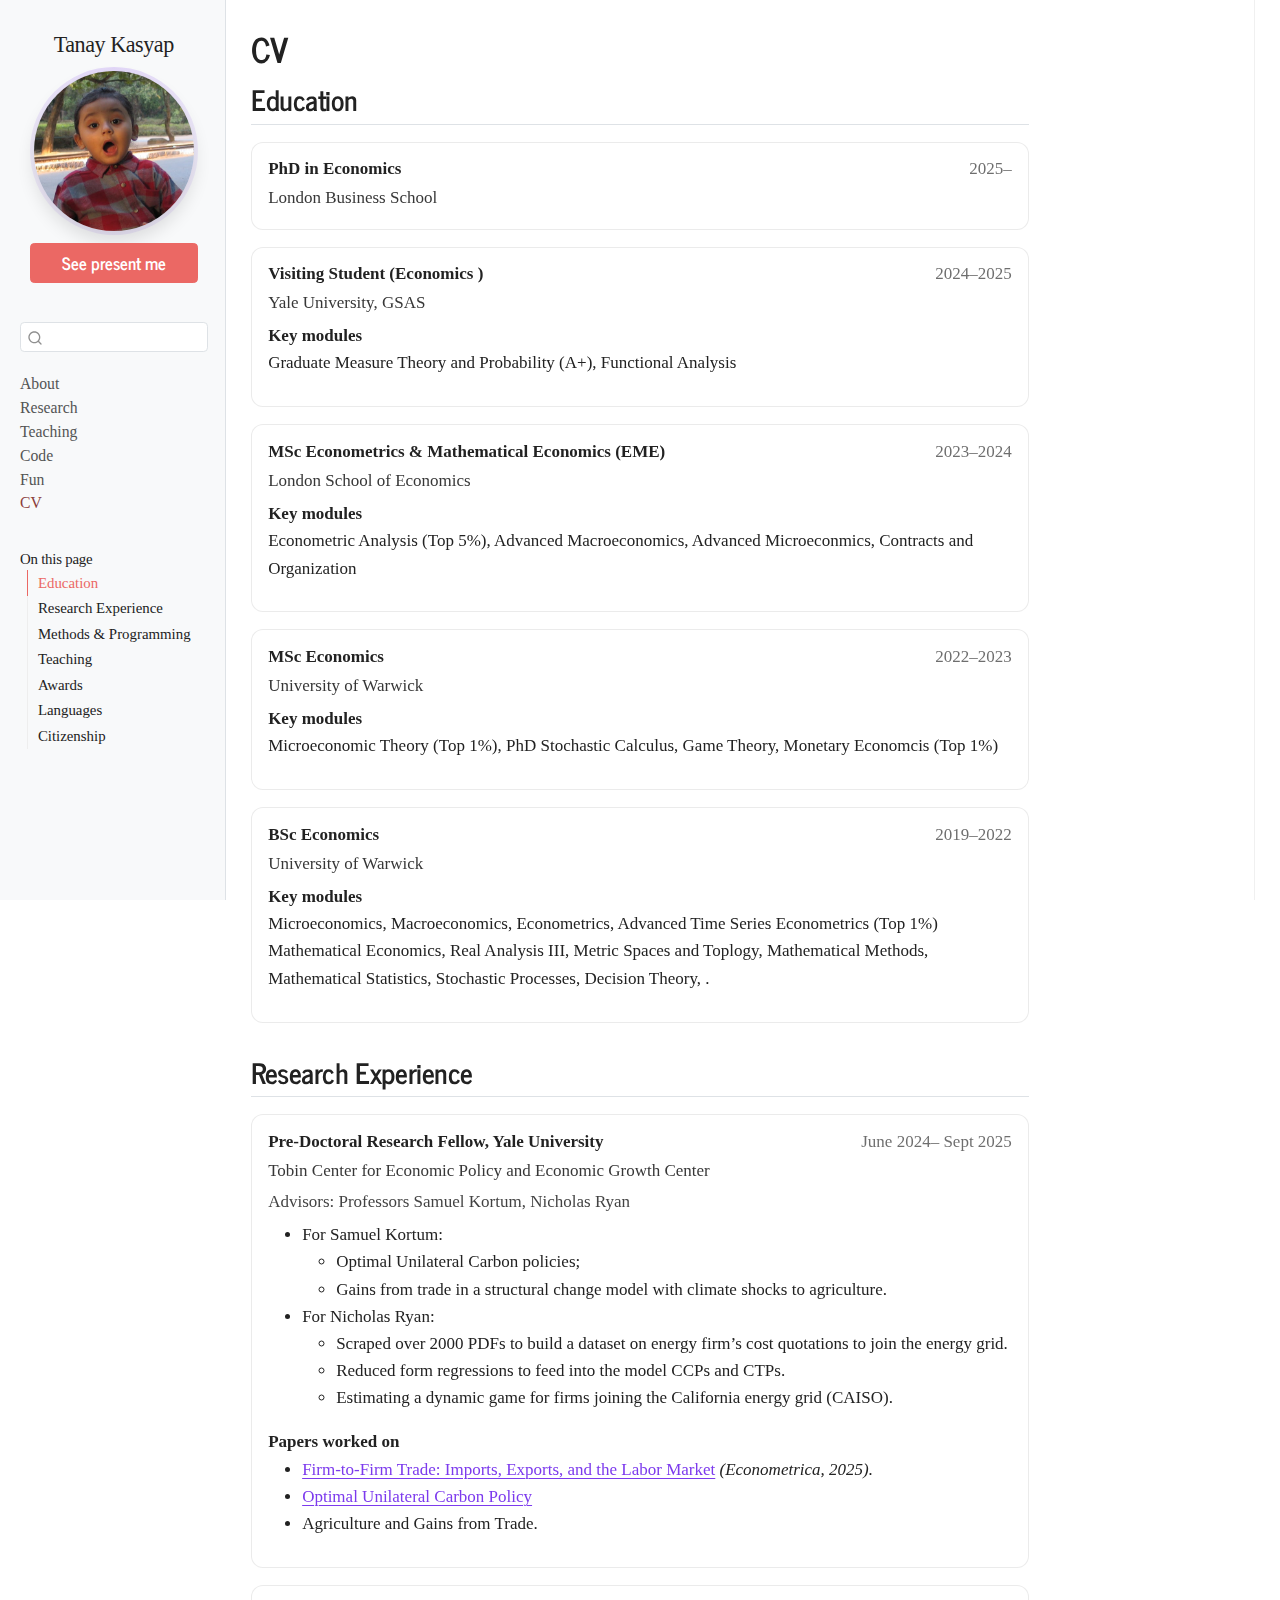
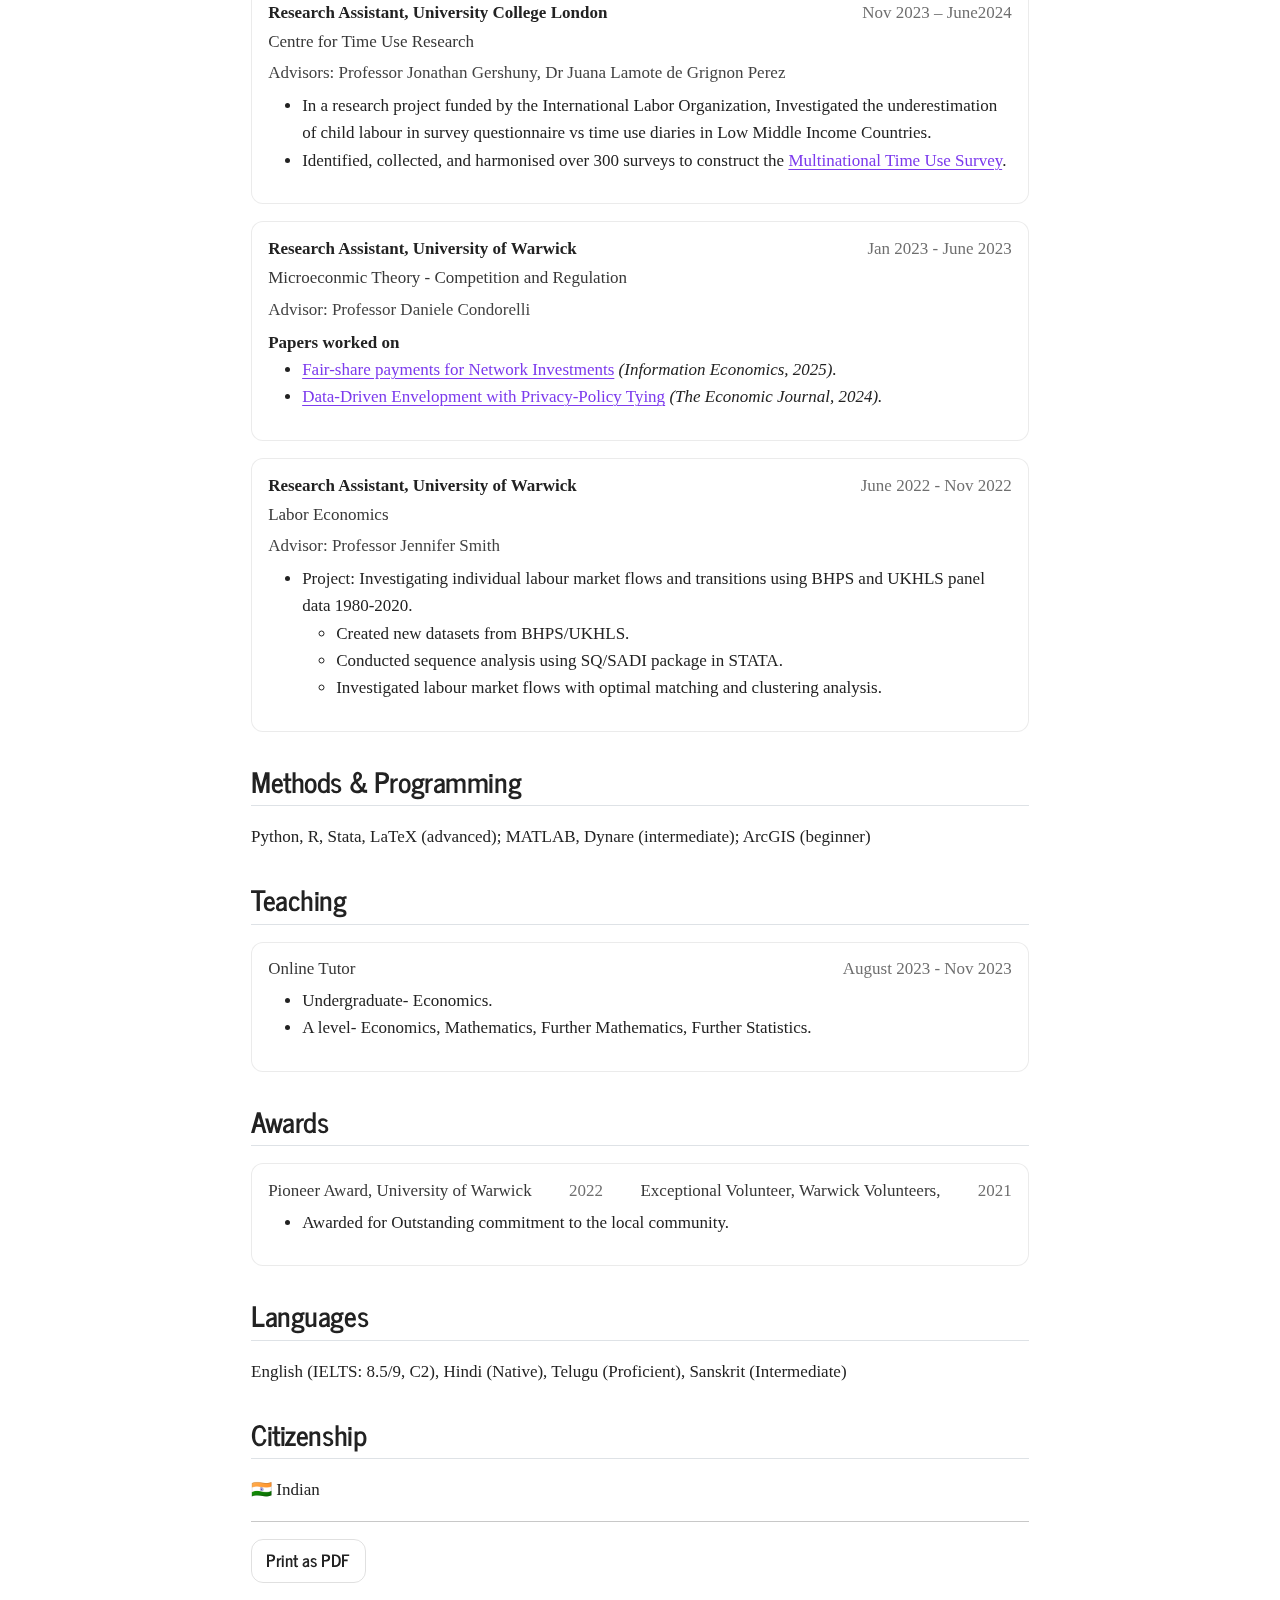
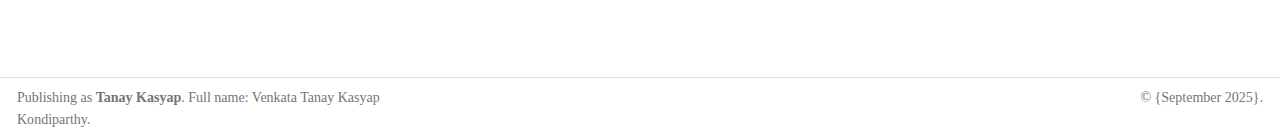
<file: docs/cv.html>
<!DOCTYPE html>
<html xmlns="http://www.w3.org/1999/xhtml" lang="en" xml:lang="en"><head>

<meta charset="utf-8">
<meta name="generator" content="quarto-1.7.34">

<meta name="viewport" content="width=device-width, initial-scale=1.0, user-scalable=yes">


<title>CV – Tanay Kasyap</title>
<style>
code{white-space: pre-wrap;}
span.smallcaps{font-variant: small-caps;}
div.columns{display: flex; gap: min(4vw, 1.5em);}
div.column{flex: auto; overflow-x: auto;}
div.hanging-indent{margin-left: 1.5em; text-indent: -1.5em;}
ul.task-list{list-style: none;}
ul.task-list li input[type="checkbox"] {
  width: 0.8em;
  margin: 0 0.8em 0.2em -1em; /* quarto-specific, see https://github.com/quarto-dev/quarto-cli/issues/4556 */ 
  vertical-align: middle;
}
</style>


<script src="site_libs/quarto-nav/quarto-nav.js"></script>
<script src="site_libs/quarto-nav/headroom.min.js"></script>
<script src="site_libs/clipboard/clipboard.min.js"></script>
<script src="site_libs/quarto-search/autocomplete.umd.js"></script>
<script src="site_libs/quarto-search/fuse.min.js"></script>
<script src="site_libs/quarto-search/quarto-search.js"></script>
<meta name="quarto:offset" content="./">
<script src="site_libs/quarto-html/quarto.js" type="module"></script>
<script src="site_libs/quarto-html/tabsets/tabsets.js" type="module"></script>
<script src="site_libs/quarto-html/popper.min.js"></script>
<script src="site_libs/quarto-html/tippy.umd.min.js"></script>
<script src="site_libs/quarto-html/anchor.min.js"></script>
<link href="site_libs/quarto-html/tippy.css" rel="stylesheet">
<link href="site_libs/quarto-html/quarto-syntax-highlighting-c8ad9e5dbd60b7b70b38521ab19b7da4.css" rel="stylesheet" id="quarto-text-highlighting-styles">
<script src="site_libs/bootstrap/bootstrap.min.js"></script>
<link href="site_libs/bootstrap/bootstrap-icons.css" rel="stylesheet">
<link href="site_libs/bootstrap/bootstrap-a3cc06d6f3fc6cd0aad7a18a2dd5442f.min.css" rel="stylesheet" append-hash="true" id="quarto-bootstrap" data-mode="light">
<script id="quarto-search-options" type="application/json">{
  "location": "sidebar",
  "copy-button": false,
  "collapse-after": 3,
  "panel-placement": "start",
  "type": "textbox",
  "limit": 50,
  "keyboard-shortcut": [
    "f",
    "/",
    "s"
  ],
  "show-item-context": false,
  "language": {
    "search-no-results-text": "No results",
    "search-matching-documents-text": "matching documents",
    "search-copy-link-title": "Copy link to search",
    "search-hide-matches-text": "Hide additional matches",
    "search-more-match-text": "more match in this document",
    "search-more-matches-text": "more matches in this document",
    "search-clear-button-title": "Clear",
    "search-text-placeholder": "",
    "search-detached-cancel-button-title": "Cancel",
    "search-submit-button-title": "Submit",
    "search-label": "Search"
  }
}</script>
<style>html{ scroll-behavior: smooth; }</style>


<link rel="stylesheet" href="styles.css">
</head>

<body class="nav-sidebar docked quarto-light">

<div id="quarto-search-results"></div>
  <header id="quarto-header" class="headroom fixed-top">
  <nav class="quarto-secondary-nav">
    <div class="container-fluid d-flex">
      <button type="button" class="quarto-btn-toggle btn" data-bs-toggle="collapse" role="button" data-bs-target=".quarto-sidebar-collapse-item" aria-controls="quarto-sidebar" aria-expanded="false" aria-label="Toggle sidebar navigation" onclick="if (window.quartoToggleHeadroom) { window.quartoToggleHeadroom(); }">
        <i class="bi bi-layout-text-sidebar-reverse"></i>
      </button>
        <nav class="quarto-page-breadcrumbs" aria-label="breadcrumb"><ol class="breadcrumb"><li class="breadcrumb-item"><a href="./cv.html">CV</a></li></ol></nav>
        <a class="flex-grow-1" role="navigation" data-bs-toggle="collapse" data-bs-target=".quarto-sidebar-collapse-item" aria-controls="quarto-sidebar" aria-expanded="false" aria-label="Toggle sidebar navigation" onclick="if (window.quartoToggleHeadroom) { window.quartoToggleHeadroom(); }">      
        </a>
      <button type="button" class="btn quarto-search-button" aria-label="Search" onclick="window.quartoOpenSearch();">
        <i class="bi bi-search"></i>
      </button>
    </div>
  </nav>
</header>
<!-- content -->
<div id="quarto-content" class="quarto-container page-columns page-rows-contents page-layout-article">
<!-- sidebar -->
  <nav id="quarto-sidebar" class="sidebar collapse collapse-horizontal quarto-sidebar-collapse-item sidebar-navigation docked overflow-auto">
    <div class="pt-lg-2 mt-2 text-left sidebar-header">
    <div class="sidebar-title mb-0 py-0">
      <a href="./">Tanay Kasyap</a> 
    </div>
      </div>
        <div class="mt-2 flex-shrink-0 align-items-center">
        <div class="sidebar-search">
        <div id="quarto-search" class="" title="Search"></div>
        </div>
        </div>
    <div class="sidebar-menu-container"> 
    <ul class="list-unstyled mt-1">
        <li class="sidebar-item">
  <div class="sidebar-item-container"> 
  <a href="./index.html" class="sidebar-item-text sidebar-link">
 <span class="menu-text">About</span></a>
  </div>
</li>
        <li class="sidebar-item">
  <div class="sidebar-item-container"> 
  <a href="./research.html" class="sidebar-item-text sidebar-link">
 <span class="menu-text">Research</span></a>
  </div>
</li>
        <li class="sidebar-item">
  <div class="sidebar-item-container"> 
  <a href="./teaching.html" class="sidebar-item-text sidebar-link">
 <span class="menu-text">Teaching</span></a>
  </div>
</li>
        <li class="sidebar-item">
  <div class="sidebar-item-container"> 
  <a href="./code.html" class="sidebar-item-text sidebar-link">
 <span class="menu-text">Code</span></a>
  </div>
</li>
        <li class="sidebar-item">
  <div class="sidebar-item-container"> 
  <a href="./fun.html" class="sidebar-item-text sidebar-link">
 <span class="menu-text">Fun</span></a>
  </div>
</li>
        <li class="sidebar-item">
  <div class="sidebar-item-container"> 
  <a href="./cv.html" class="sidebar-item-text sidebar-link active">
 <span class="menu-text">CV</span></a>
  </div>
</li>
    </ul>
    </div>
    <nav id="TOC" role="doc-toc" class="toc-active">
    <h2 id="toc-title">On this page</h2>
   
  <ul>
  <li><a href="#education" id="toc-education" class="nav-link active" data-scroll-target="#education">Education</a></li>
  <li><a href="#research-experience" id="toc-research-experience" class="nav-link" data-scroll-target="#research-experience">Research Experience</a></li>
  <li><a href="#methods-programming" id="toc-methods-programming" class="nav-link" data-scroll-target="#methods-programming">Methods &amp; Programming</a></li>
  <li><a href="#teaching" id="toc-teaching" class="nav-link" data-scroll-target="#teaching">Teaching</a></li>
  <li><a href="#awards" id="toc-awards" class="nav-link" data-scroll-target="#awards">Awards</a></li>
  <li><a href="#languages" id="toc-languages" class="nav-link" data-scroll-target="#languages">Languages</a></li>
  <li><a href="#citizenship" id="toc-citizenship" class="nav-link" data-scroll-target="#citizenship">Citizenship</a></li>
  </ul>
</nav>
</nav>
<div id="quarto-sidebar-glass" class="quarto-sidebar-collapse-item" data-bs-toggle="collapse" data-bs-target=".quarto-sidebar-collapse-item"></div>
<!-- margin-sidebar -->
    <div id="quarto-margin-sidebar" class="sidebar margin-sidebar zindex-bottom">
    </div>
<!-- main -->
<main class="content" id="quarto-document-content">

<header id="title-block-header" class="quarto-title-block default">
<div class="quarto-title">
<h1 class="title">CV</h1>
</div>



<div class="quarto-title-meta">

    
  
    
  </div>
  


</header>


<section id="education" class="level2">
<h2 class="anchored" data-anchor-id="education">Education</h2>
<div class="cv-card">
<div class="cv-head">
<div class="cv-left">
<div class="cv-title">
PhD in Economics
</div>
<div class="cv-inst">
London Business School
</div>
</div>
<div class="cv-dates">
2025–
</div>
</div>
<!-- <div class="cv-subtle">Research fields: Industrial Organization, Contract Theory, Labor (Time Use) </div> -->
</div>
<div class="cv-card">
<div class="cv-head">
<div class="cv-left">
<div class="cv-title">
Visiting Student (Economics )
</div>
<div class="cv-inst">
Yale University, GSAS
</div>
</div>
<div class="cv-dates">
2024–2025
</div>
</div>
<div class="cv-keymods-label">
Key modules
</div>
<p>Graduate Measure Theory and Probability (A+), Functional Analysis</p>
</div>
<div class="cv-card">
<div class="cv-head">
<div class="cv-left">
<div class="cv-title">
MSc Econometrics &amp; Mathematical Economics (EME)
</div>
<div class="cv-inst">
London School of Economics
</div>
</div>
<div class="cv-dates">
2023–2024
</div>
</div>
<div class="cv-keymods-label">
Key modules
</div>
<p>Econometric Analysis (Top 5%), Advanced Macroeconomics, Advanced Microeconmics, Contracts and Organization</p>
</div>
<div class="cv-card">
<div class="cv-head">
<div class="cv-left">
<div class="cv-title">
MSc Economics
</div>
<div class="cv-inst">
University of Warwick
</div>
</div>
<div class="cv-dates">
2022–2023
</div>
</div>
<div class="cv-keymods-label">
Key modules
</div>
<p>Microeconomic Theory (Top 1%), PhD Stochastic Calculus, Game Theory, Monetary Economcis (Top 1%)</p>
</div>
<div class="cv-card">
<div class="cv-head">
<div class="cv-left">
<div class="cv-title">
BSc Economics
</div>
<div class="cv-inst">
University of Warwick
</div>
</div>
<div class="cv-dates">
2019–2022
</div>
</div>
<div class="cv-keymods-label">
Key modules
</div>
<p>Microeconomics, Macroeconomics, Econometrics, Advanced Time Series Econometrics (Top 1%) Mathematical Economics, Real Analysis III, Metric Spaces and Toplogy, Mathematical Methods, Mathematical Statistics, Stochastic Processes, Decision Theory, .</p>
</div>
</section>
<section id="research-experience" class="level2">
<h2 class="anchored" data-anchor-id="research-experience">Research Experience</h2>
<div class="cv-card">
<div class="cv-head">
<div class="cv-left">
<div class="cv-title">
Pre-Doctoral Research Fellow, Yale University
</div>
<div class="cv-inst">
Tobin Center for Economic Policy and Economic Growth Center
</div>
</div>
<div class="cv-dates">
June 2024– Sept 2025
</div>
</div>
<div class="cv-subtle">
Advisors: Professors Samuel Kortum, Nicholas Ryan
</div>
<ul>
<li>For Samuel Kortum:
<ul>
<li>Optimal Unilateral Carbon policies;</li>
<li>Gains from trade in a structural change model with climate shocks to agriculture.</li>
</ul></li>
<li>For Nicholas Ryan:
<ul>
<li>Scraped over 2000 PDFs to build a dataset on energy firm’s cost quotations to join the energy grid.</li>
<li>Reduced form regressions to feed into the model CCPs and CTPs.</li>
<li>Estimating a dynamic game for firms joining the California energy grid (CAISO).</li>
</ul></li>
</ul>
<div class="cv-subsection">
Papers worked on
</div>
<ul>
<li><a href="https://bpb-us-w2.wpmucdn.com/campuspress.yale.edu/dist/c/4257/files/2023/10/EM_10192023.pdf">Firm-to-Firm Trade: Imports, Exports, and the Labor Market</a> <em>(Econometrica, 2025).</em></li>
<li><a href="https://bpb-us-w2.wpmucdn.com/campuspress.yale.edu/dist/c/4257/files/2024/12/Optimal_Unilateral_Carbon_Policy__Direct-66.pdf">Optimal Unilateral Carbon Policy</a></li>
<li>Agriculture and Gains from Trade.</li>
</ul>
</div>
<div class="cv-card">
<div class="cv-head">
<div class="cv-left">
<div class="cv-title">
Research Assistant, University College London
</div>
<div class="cv-inst">
Centre for Time Use Research
</div>
</div>
<div class="cv-dates">
Nov 2023 – June2024
</div>
</div>
<div class="cv-subtle">
Advisors: Professor Jonathan Gershuny, Dr Juana Lamote de Grignon Perez
</div>
<ul>
<li>In a research project funded by the International Labor Organization, Investigated the underestimation of child labour in survey questionnaire vs time use diaries in Low Middle Income Countries.</li>
<li>Identified, collected, and harmonised over 300 surveys to construct the <a href="https://www.timeuse.org/mtus">Multinational Time Use Survey</a>.</li>
</ul>
</div>
<div class="cv-card">
<div class="cv-head">
<div class="cv-left">
<div class="cv-title">
Research Assistant, University of Warwick
</div>
<div class="cv-inst">
Microeconmic Theory - Competition and Regulation
</div>
</div>
<div class="cv-dates">
Jan 2023 - June 2023
</div>
</div>
<div class="cv-subtle">
Advisor: Professor Daniele Condorelli
</div>
<div class="cv-subsection">
Papers worked on
</div>
<ul>
<li><a href="https://doi.org/10.1016/j.infoecopol.2025.101127">Fair-share payments for Network Investments</a> <em>(Information Economics, 2025).</em></li>
<li><a href="https://doi.org/10.1093/ej/uead090">Data-Driven Envelopment with Privacy-Policy Tying</a> <em>(The Economic Journal, 2024).</em></li>
</ul>
</div>
<div class="cv-card">
<div class="cv-head">
<div class="cv-left">
<div class="cv-title">
Research Assistant, University of Warwick
</div>
<div class="cv-inst">
Labor Economics
</div>
</div>
<div class="cv-dates">
June 2022 - Nov 2022
</div>
</div>
<div class="cv-subtle">
Advisor: Professor Jennifer Smith
</div>
<ul>
<li>Project: Investigating individual labour market flows and transitions using BHPS and UKHLS panel data 1980-2020.
<ul>
<li>Created new datasets from BHPS/UKHLS.</li>
<li>Conducted sequence analysis using SQ/SADI package in STATA.</li>
<li>Investigated labour market flows with optimal matching and clustering analysis.</li>
</ul></li>
</ul>
</div>
</section>
<section id="methods-programming" class="level2">
<h2 class="anchored" data-anchor-id="methods-programming">Methods &amp; Programming</h2>
<p>Python, R, Stata, LaTeX (advanced); MATLAB, Dynare (intermediate); ArcGIS (beginner)</p>
</section>
<section id="teaching" class="level2">
<h2 class="anchored" data-anchor-id="teaching">Teaching</h2>
<div class="cv-card">
<div class="cv-head">
<div class="cv-left">
<div class="cv-inst">
Online Tutor
</div>
</div>
<div class="cv-dates">
August 2023 - Nov 2023
</div>
</div>
<ul>
<li>Undergraduate- Economics.</li>
<li>A level- Economics, Mathematics, Further Mathematics, Further Statistics.</li>
</ul>
</div>
</section>
<section id="awards" class="level2">
<h2 class="anchored" data-anchor-id="awards">Awards</h2>
<div class="cv-card">
<div class="cv-head">
<div class="cv-left">
<div class="cv-inst">
Pioneer Award, University of Warwick
</div>
</div>
<div class="cv-dates">
2022
</div>
<div class="cv-inst">
Exceptional Volunteer, Warwick Volunteers,
</div>
<div class="cv-dates">
2021
</div>
</div>
<ul>
<li>Awarded for Outstanding commitment to the local community.</li>
</ul>
</div>
</section>
<section id="languages" class="level2">
<h2 class="anchored" data-anchor-id="languages">Languages</h2>
<p>English (IELTS: 8.5/9, C2), Hindi (Native), Telugu (Proficient), Sanskrit (Intermediate)</p>
</section>
<section id="citizenship" class="level2">
<h2 class="anchored" data-anchor-id="citizenship">Citizenship</h2>
<p>🇮🇳 Indian</p>
<hr>
<p><a class="btn btn-ghost" href="javascript:window.print()">Print as PDF</a></p>


</section>

</main> <!-- /main -->
<script src="assets/js/site.js"></script>
<script id="quarto-html-after-body" type="application/javascript">
  window.document.addEventListener("DOMContentLoaded", function (event) {
    const icon = "";
    const anchorJS = new window.AnchorJS();
    anchorJS.options = {
      placement: 'right',
      icon: icon
    };
    anchorJS.add('.anchored');
    const isCodeAnnotation = (el) => {
      for (const clz of el.classList) {
        if (clz.startsWith('code-annotation-')) {                     
          return true;
        }
      }
      return false;
    }
    const onCopySuccess = function(e) {
      // button target
      const button = e.trigger;
      // don't keep focus
      button.blur();
      // flash "checked"
      button.classList.add('code-copy-button-checked');
      var currentTitle = button.getAttribute("title");
      button.setAttribute("title", "Copied!");
      let tooltip;
      if (window.bootstrap) {
        button.setAttribute("data-bs-toggle", "tooltip");
        button.setAttribute("data-bs-placement", "left");
        button.setAttribute("data-bs-title", "Copied!");
        tooltip = new bootstrap.Tooltip(button, 
          { trigger: "manual", 
            customClass: "code-copy-button-tooltip",
            offset: [0, -8]});
        tooltip.show();    
      }
      setTimeout(function() {
        if (tooltip) {
          tooltip.hide();
          button.removeAttribute("data-bs-title");
          button.removeAttribute("data-bs-toggle");
          button.removeAttribute("data-bs-placement");
        }
        button.setAttribute("title", currentTitle);
        button.classList.remove('code-copy-button-checked');
      }, 1000);
      // clear code selection
      e.clearSelection();
    }
    const getTextToCopy = function(trigger) {
        const codeEl = trigger.previousElementSibling.cloneNode(true);
        for (const childEl of codeEl.children) {
          if (isCodeAnnotation(childEl)) {
            childEl.remove();
          }
        }
        return codeEl.innerText;
    }
    const clipboard = new window.ClipboardJS('.code-copy-button:not([data-in-quarto-modal])', {
      text: getTextToCopy
    });
    clipboard.on('success', onCopySuccess);
    if (window.document.getElementById('quarto-embedded-source-code-modal')) {
      const clipboardModal = new window.ClipboardJS('.code-copy-button[data-in-quarto-modal]', {
        text: getTextToCopy,
        container: window.document.getElementById('quarto-embedded-source-code-modal')
      });
      clipboardModal.on('success', onCopySuccess);
    }
      var localhostRegex = new RegExp(/^(?:http|https):\/\/localhost\:?[0-9]*\//);
      var mailtoRegex = new RegExp(/^mailto:/);
        var filterRegex = new RegExp("https:\/\/tanaykasyap\.github\.io");
      var isInternal = (href) => {
          return filterRegex.test(href) || localhostRegex.test(href) || mailtoRegex.test(href);
      }
      // Inspect non-navigation links and adorn them if external
     var links = window.document.querySelectorAll('a[href]:not(.nav-link):not(.navbar-brand):not(.toc-action):not(.sidebar-link):not(.sidebar-item-toggle):not(.pagination-link):not(.no-external):not([aria-hidden]):not(.dropdown-item):not(.quarto-navigation-tool):not(.about-link)');
      for (var i=0; i<links.length; i++) {
        const link = links[i];
        if (!isInternal(link.href)) {
          // undo the damage that might have been done by quarto-nav.js in the case of
          // links that we want to consider external
          if (link.dataset.originalHref !== undefined) {
            link.href = link.dataset.originalHref;
          }
            // target, if specified
            link.setAttribute("target", "_blank");
            if (link.getAttribute("rel") === null) {
              link.setAttribute("rel", "noopener");
            }
        }
      }
    function tippyHover(el, contentFn, onTriggerFn, onUntriggerFn) {
      const config = {
        allowHTML: true,
        maxWidth: 500,
        delay: 100,
        arrow: false,
        appendTo: function(el) {
            return el.parentElement;
        },
        interactive: true,
        interactiveBorder: 10,
        theme: 'quarto',
        placement: 'bottom-start',
      };
      if (contentFn) {
        config.content = contentFn;
      }
      if (onTriggerFn) {
        config.onTrigger = onTriggerFn;
      }
      if (onUntriggerFn) {
        config.onUntrigger = onUntriggerFn;
      }
      window.tippy(el, config); 
    }
    const noterefs = window.document.querySelectorAll('a[role="doc-noteref"]');
    for (var i=0; i<noterefs.length; i++) {
      const ref = noterefs[i];
      tippyHover(ref, function() {
        // use id or data attribute instead here
        let href = ref.getAttribute('data-footnote-href') || ref.getAttribute('href');
        try { href = new URL(href).hash; } catch {}
        const id = href.replace(/^#\/?/, "");
        const note = window.document.getElementById(id);
        if (note) {
          return note.innerHTML;
        } else {
          return "";
        }
      });
    }
    const xrefs = window.document.querySelectorAll('a.quarto-xref');
    const processXRef = (id, note) => {
      // Strip column container classes
      const stripColumnClz = (el) => {
        el.classList.remove("page-full", "page-columns");
        if (el.children) {
          for (const child of el.children) {
            stripColumnClz(child);
          }
        }
      }
      stripColumnClz(note)
      if (id === null || id.startsWith('sec-')) {
        // Special case sections, only their first couple elements
        const container = document.createElement("div");
        if (note.children && note.children.length > 2) {
          container.appendChild(note.children[0].cloneNode(true));
          for (let i = 1; i < note.children.length; i++) {
            const child = note.children[i];
            if (child.tagName === "P" && child.innerText === "") {
              continue;
            } else {
              container.appendChild(child.cloneNode(true));
              break;
            }
          }
          if (window.Quarto?.typesetMath) {
            window.Quarto.typesetMath(container);
          }
          return container.innerHTML
        } else {
          if (window.Quarto?.typesetMath) {
            window.Quarto.typesetMath(note);
          }
          return note.innerHTML;
        }
      } else {
        // Remove any anchor links if they are present
        const anchorLink = note.querySelector('a.anchorjs-link');
        if (anchorLink) {
          anchorLink.remove();
        }
        if (window.Quarto?.typesetMath) {
          window.Quarto.typesetMath(note);
        }
        if (note.classList.contains("callout")) {
          return note.outerHTML;
        } else {
          return note.innerHTML;
        }
      }
    }
    for (var i=0; i<xrefs.length; i++) {
      const xref = xrefs[i];
      tippyHover(xref, undefined, function(instance) {
        instance.disable();
        let url = xref.getAttribute('href');
        let hash = undefined; 
        if (url.startsWith('#')) {
          hash = url;
        } else {
          try { hash = new URL(url).hash; } catch {}
        }
        if (hash) {
          const id = hash.replace(/^#\/?/, "");
          const note = window.document.getElementById(id);
          if (note !== null) {
            try {
              const html = processXRef(id, note.cloneNode(true));
              instance.setContent(html);
            } finally {
              instance.enable();
              instance.show();
            }
          } else {
            // See if we can fetch this
            fetch(url.split('#')[0])
            .then(res => res.text())
            .then(html => {
              const parser = new DOMParser();
              const htmlDoc = parser.parseFromString(html, "text/html");
              const note = htmlDoc.getElementById(id);
              if (note !== null) {
                const html = processXRef(id, note);
                instance.setContent(html);
              } 
            }).finally(() => {
              instance.enable();
              instance.show();
            });
          }
        } else {
          // See if we can fetch a full url (with no hash to target)
          // This is a special case and we should probably do some content thinning / targeting
          fetch(url)
          .then(res => res.text())
          .then(html => {
            const parser = new DOMParser();
            const htmlDoc = parser.parseFromString(html, "text/html");
            const note = htmlDoc.querySelector('main.content');
            if (note !== null) {
              // This should only happen for chapter cross references
              // (since there is no id in the URL)
              // remove the first header
              if (note.children.length > 0 && note.children[0].tagName === "HEADER") {
                note.children[0].remove();
              }
              const html = processXRef(null, note);
              instance.setContent(html);
            } 
          }).finally(() => {
            instance.enable();
            instance.show();
          });
        }
      }, function(instance) {
      });
    }
        let selectedAnnoteEl;
        const selectorForAnnotation = ( cell, annotation) => {
          let cellAttr = 'data-code-cell="' + cell + '"';
          let lineAttr = 'data-code-annotation="' +  annotation + '"';
          const selector = 'span[' + cellAttr + '][' + lineAttr + ']';
          return selector;
        }
        const selectCodeLines = (annoteEl) => {
          const doc = window.document;
          const targetCell = annoteEl.getAttribute("data-target-cell");
          const targetAnnotation = annoteEl.getAttribute("data-target-annotation");
          const annoteSpan = window.document.querySelector(selectorForAnnotation(targetCell, targetAnnotation));
          const lines = annoteSpan.getAttribute("data-code-lines").split(",");
          const lineIds = lines.map((line) => {
            return targetCell + "-" + line;
          })
          let top = null;
          let height = null;
          let parent = null;
          if (lineIds.length > 0) {
              //compute the position of the single el (top and bottom and make a div)
              const el = window.document.getElementById(lineIds[0]);
              top = el.offsetTop;
              height = el.offsetHeight;
              parent = el.parentElement.parentElement;
            if (lineIds.length > 1) {
              const lastEl = window.document.getElementById(lineIds[lineIds.length - 1]);
              const bottom = lastEl.offsetTop + lastEl.offsetHeight;
              height = bottom - top;
            }
            if (top !== null && height !== null && parent !== null) {
              // cook up a div (if necessary) and position it 
              let div = window.document.getElementById("code-annotation-line-highlight");
              if (div === null) {
                div = window.document.createElement("div");
                div.setAttribute("id", "code-annotation-line-highlight");
                div.style.position = 'absolute';
                parent.appendChild(div);
              }
              div.style.top = top - 2 + "px";
              div.style.height = height + 4 + "px";
              div.style.left = 0;
              let gutterDiv = window.document.getElementById("code-annotation-line-highlight-gutter");
              if (gutterDiv === null) {
                gutterDiv = window.document.createElement("div");
                gutterDiv.setAttribute("id", "code-annotation-line-highlight-gutter");
                gutterDiv.style.position = 'absolute';
                const codeCell = window.document.getElementById(targetCell);
                const gutter = codeCell.querySelector('.code-annotation-gutter');
                gutter.appendChild(gutterDiv);
              }
              gutterDiv.style.top = top - 2 + "px";
              gutterDiv.style.height = height + 4 + "px";
            }
            selectedAnnoteEl = annoteEl;
          }
        };
        const unselectCodeLines = () => {
          const elementsIds = ["code-annotation-line-highlight", "code-annotation-line-highlight-gutter"];
          elementsIds.forEach((elId) => {
            const div = window.document.getElementById(elId);
            if (div) {
              div.remove();
            }
          });
          selectedAnnoteEl = undefined;
        };
          // Handle positioning of the toggle
      window.addEventListener(
        "resize",
        throttle(() => {
          elRect = undefined;
          if (selectedAnnoteEl) {
            selectCodeLines(selectedAnnoteEl);
          }
        }, 10)
      );
      function throttle(fn, ms) {
      let throttle = false;
      let timer;
        return (...args) => {
          if(!throttle) { // first call gets through
              fn.apply(this, args);
              throttle = true;
          } else { // all the others get throttled
              if(timer) clearTimeout(timer); // cancel #2
              timer = setTimeout(() => {
                fn.apply(this, args);
                timer = throttle = false;
              }, ms);
          }
        };
      }
        // Attach click handler to the DT
        const annoteDls = window.document.querySelectorAll('dt[data-target-cell]');
        for (const annoteDlNode of annoteDls) {
          annoteDlNode.addEventListener('click', (event) => {
            const clickedEl = event.target;
            if (clickedEl !== selectedAnnoteEl) {
              unselectCodeLines();
              const activeEl = window.document.querySelector('dt[data-target-cell].code-annotation-active');
              if (activeEl) {
                activeEl.classList.remove('code-annotation-active');
              }
              selectCodeLines(clickedEl);
              clickedEl.classList.add('code-annotation-active');
            } else {
              // Unselect the line
              unselectCodeLines();
              clickedEl.classList.remove('code-annotation-active');
            }
          });
        }
    const findCites = (el) => {
      const parentEl = el.parentElement;
      if (parentEl) {
        const cites = parentEl.dataset.cites;
        if (cites) {
          return {
            el,
            cites: cites.split(' ')
          };
        } else {
          return findCites(el.parentElement)
        }
      } else {
        return undefined;
      }
    };
    var bibliorefs = window.document.querySelectorAll('a[role="doc-biblioref"]');
    for (var i=0; i<bibliorefs.length; i++) {
      const ref = bibliorefs[i];
      const citeInfo = findCites(ref);
      if (citeInfo) {
        tippyHover(citeInfo.el, function() {
          var popup = window.document.createElement('div');
          citeInfo.cites.forEach(function(cite) {
            var citeDiv = window.document.createElement('div');
            citeDiv.classList.add('hanging-indent');
            citeDiv.classList.add('csl-entry');
            var biblioDiv = window.document.getElementById('ref-' + cite);
            if (biblioDiv) {
              citeDiv.innerHTML = biblioDiv.innerHTML;
            }
            popup.appendChild(citeDiv);
          });
          return popup.innerHTML;
        });
      }
    }
  });
  </script>
</div> <!-- /content -->
<footer class="footer">
  <div class="nav-footer">
    <div class="nav-footer-left">
<p>Publishing as <strong>Tanay Kasyap</strong>. Full name: Venkata Tanay Kasyap Kondiparthy.</p>
</div>   
    <div class="nav-footer-center">
      &nbsp;
    </div>
    <div class="nav-footer-right">
<p>© {September 2025}.</p>
</div>
  </div>
</footer>




<script src="site_libs/quarto-html/zenscroll-min.js"></script>
</body></html>
</file>
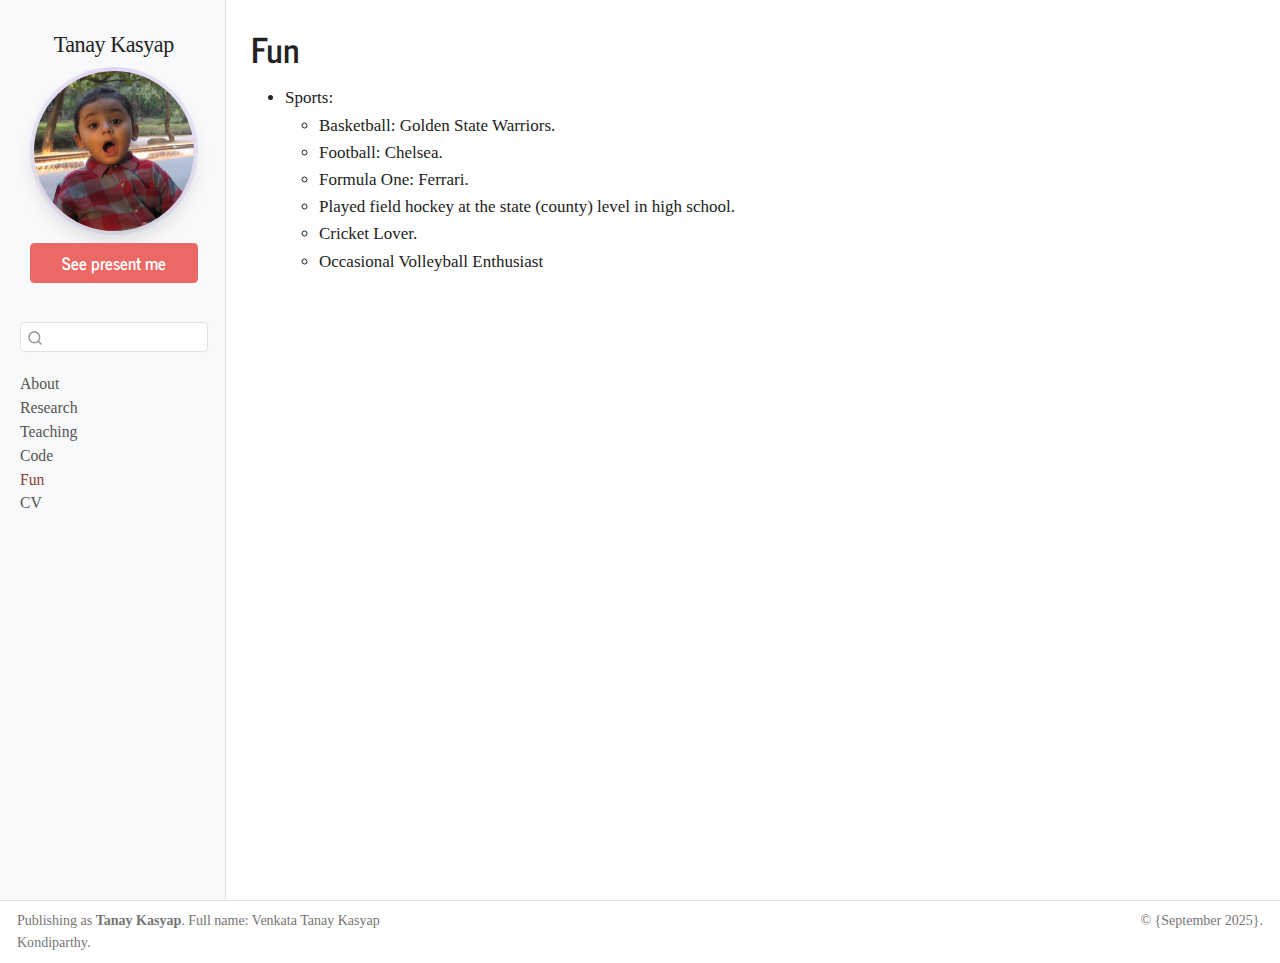
<file: docs/fun.html>
<!DOCTYPE html>
<html xmlns="http://www.w3.org/1999/xhtml" lang="en" xml:lang="en"><head>

<meta charset="utf-8">
<meta name="generator" content="quarto-1.7.34">

<meta name="viewport" content="width=device-width, initial-scale=1.0, user-scalable=yes">


<title>Fun – Tanay Kasyap</title>
<style>
code{white-space: pre-wrap;}
span.smallcaps{font-variant: small-caps;}
div.columns{display: flex; gap: min(4vw, 1.5em);}
div.column{flex: auto; overflow-x: auto;}
div.hanging-indent{margin-left: 1.5em; text-indent: -1.5em;}
ul.task-list{list-style: none;}
ul.task-list li input[type="checkbox"] {
  width: 0.8em;
  margin: 0 0.8em 0.2em -1em; /* quarto-specific, see https://github.com/quarto-dev/quarto-cli/issues/4556 */ 
  vertical-align: middle;
}
</style>


<script src="site_libs/quarto-nav/quarto-nav.js"></script>
<script src="site_libs/quarto-nav/headroom.min.js"></script>
<script src="site_libs/clipboard/clipboard.min.js"></script>
<script src="site_libs/quarto-search/autocomplete.umd.js"></script>
<script src="site_libs/quarto-search/fuse.min.js"></script>
<script src="site_libs/quarto-search/quarto-search.js"></script>
<meta name="quarto:offset" content="./">
<script src="site_libs/quarto-html/quarto.js" type="module"></script>
<script src="site_libs/quarto-html/tabsets/tabsets.js" type="module"></script>
<script src="site_libs/quarto-html/popper.min.js"></script>
<script src="site_libs/quarto-html/tippy.umd.min.js"></script>
<script src="site_libs/quarto-html/anchor.min.js"></script>
<link href="site_libs/quarto-html/tippy.css" rel="stylesheet">
<link href="site_libs/quarto-html/quarto-syntax-highlighting-c8ad9e5dbd60b7b70b38521ab19b7da4.css" rel="stylesheet" id="quarto-text-highlighting-styles">
<script src="site_libs/bootstrap/bootstrap.min.js"></script>
<link href="site_libs/bootstrap/bootstrap-icons.css" rel="stylesheet">
<link href="site_libs/bootstrap/bootstrap-a3cc06d6f3fc6cd0aad7a18a2dd5442f.min.css" rel="stylesheet" append-hash="true" id="quarto-bootstrap" data-mode="light">
<script id="quarto-search-options" type="application/json">{
  "location": "sidebar",
  "copy-button": false,
  "collapse-after": 3,
  "panel-placement": "start",
  "type": "textbox",
  "limit": 50,
  "keyboard-shortcut": [
    "f",
    "/",
    "s"
  ],
  "show-item-context": false,
  "language": {
    "search-no-results-text": "No results",
    "search-matching-documents-text": "matching documents",
    "search-copy-link-title": "Copy link to search",
    "search-hide-matches-text": "Hide additional matches",
    "search-more-match-text": "more match in this document",
    "search-more-matches-text": "more matches in this document",
    "search-clear-button-title": "Clear",
    "search-text-placeholder": "",
    "search-detached-cancel-button-title": "Cancel",
    "search-submit-button-title": "Submit",
    "search-label": "Search"
  }
}</script>
<style>html{ scroll-behavior: smooth; }</style>


<link rel="stylesheet" href="styles.css">
</head>

<body class="nav-sidebar docked fullcontent quarto-light">

<div id="quarto-search-results"></div>
  <header id="quarto-header" class="headroom fixed-top">
  <nav class="quarto-secondary-nav">
    <div class="container-fluid d-flex">
      <button type="button" class="quarto-btn-toggle btn" data-bs-toggle="collapse" role="button" data-bs-target=".quarto-sidebar-collapse-item" aria-controls="quarto-sidebar" aria-expanded="false" aria-label="Toggle sidebar navigation" onclick="if (window.quartoToggleHeadroom) { window.quartoToggleHeadroom(); }">
        <i class="bi bi-layout-text-sidebar-reverse"></i>
      </button>
        <nav class="quarto-page-breadcrumbs" aria-label="breadcrumb"><ol class="breadcrumb"><li class="breadcrumb-item"><a href="./fun.html">Fun</a></li></ol></nav>
        <a class="flex-grow-1" role="navigation" data-bs-toggle="collapse" data-bs-target=".quarto-sidebar-collapse-item" aria-controls="quarto-sidebar" aria-expanded="false" aria-label="Toggle sidebar navigation" onclick="if (window.quartoToggleHeadroom) { window.quartoToggleHeadroom(); }">      
        </a>
      <button type="button" class="btn quarto-search-button" aria-label="Search" onclick="window.quartoOpenSearch();">
        <i class="bi bi-search"></i>
      </button>
    </div>
  </nav>
</header>
<!-- content -->
<div id="quarto-content" class="quarto-container page-columns page-rows-contents page-layout-article">
<!-- sidebar -->
  <nav id="quarto-sidebar" class="sidebar collapse collapse-horizontal quarto-sidebar-collapse-item sidebar-navigation docked overflow-auto">
    <div class="pt-lg-2 mt-2 text-left sidebar-header">
    <div class="sidebar-title mb-0 py-0">
      <a href="./">Tanay Kasyap</a> 
    </div>
      </div>
        <div class="mt-2 flex-shrink-0 align-items-center">
        <div class="sidebar-search">
        <div id="quarto-search" class="" title="Search"></div>
        </div>
        </div>
    <div class="sidebar-menu-container"> 
    <ul class="list-unstyled mt-1">
        <li class="sidebar-item">
  <div class="sidebar-item-container"> 
  <a href="./index.html" class="sidebar-item-text sidebar-link">
 <span class="menu-text">About</span></a>
  </div>
</li>
        <li class="sidebar-item">
  <div class="sidebar-item-container"> 
  <a href="./research.html" class="sidebar-item-text sidebar-link">
 <span class="menu-text">Research</span></a>
  </div>
</li>
        <li class="sidebar-item">
  <div class="sidebar-item-container"> 
  <a href="./teaching.html" class="sidebar-item-text sidebar-link">
 <span class="menu-text">Teaching</span></a>
  </div>
</li>
        <li class="sidebar-item">
  <div class="sidebar-item-container"> 
  <a href="./code.html" class="sidebar-item-text sidebar-link">
 <span class="menu-text">Code</span></a>
  </div>
</li>
        <li class="sidebar-item">
  <div class="sidebar-item-container"> 
  <a href="./fun.html" class="sidebar-item-text sidebar-link active">
 <span class="menu-text">Fun</span></a>
  </div>
</li>
        <li class="sidebar-item">
  <div class="sidebar-item-container"> 
  <a href="./cv.html" class="sidebar-item-text sidebar-link">
 <span class="menu-text">CV</span></a>
  </div>
</li>
    </ul>
    </div>
</nav>
<div id="quarto-sidebar-glass" class="quarto-sidebar-collapse-item" data-bs-toggle="collapse" data-bs-target=".quarto-sidebar-collapse-item"></div>
<!-- margin-sidebar -->
    
<!-- main -->
<main class="content" id="quarto-document-content">

<header id="title-block-header" class="quarto-title-block default">
<div class="quarto-title">
<h1 class="title">Fun</h1>
</div>



<div class="quarto-title-meta">

    
  
    
  </div>
  


</header>


<ul>
<li>Sports:
<ul>
<li>Basketball: Golden State Warriors.</li>
<li>Football: Chelsea.</li>
<li>Formula One: Ferrari.</li>
<li>Played field hockey at the state (county) level in high school.</li>
<li>Cricket Lover.</li>
<li>Occasional Volleyball Enthusiast</li>
</ul></li>
</ul>



</main> <!-- /main -->
<script src="assets/js/site.js"></script>
<script id="quarto-html-after-body" type="application/javascript">
  window.document.addEventListener("DOMContentLoaded", function (event) {
    const icon = "";
    const anchorJS = new window.AnchorJS();
    anchorJS.options = {
      placement: 'right',
      icon: icon
    };
    anchorJS.add('.anchored');
    const isCodeAnnotation = (el) => {
      for (const clz of el.classList) {
        if (clz.startsWith('code-annotation-')) {                     
          return true;
        }
      }
      return false;
    }
    const onCopySuccess = function(e) {
      // button target
      const button = e.trigger;
      // don't keep focus
      button.blur();
      // flash "checked"
      button.classList.add('code-copy-button-checked');
      var currentTitle = button.getAttribute("title");
      button.setAttribute("title", "Copied!");
      let tooltip;
      if (window.bootstrap) {
        button.setAttribute("data-bs-toggle", "tooltip");
        button.setAttribute("data-bs-placement", "left");
        button.setAttribute("data-bs-title", "Copied!");
        tooltip = new bootstrap.Tooltip(button, 
          { trigger: "manual", 
            customClass: "code-copy-button-tooltip",
            offset: [0, -8]});
        tooltip.show();    
      }
      setTimeout(function() {
        if (tooltip) {
          tooltip.hide();
          button.removeAttribute("data-bs-title");
          button.removeAttribute("data-bs-toggle");
          button.removeAttribute("data-bs-placement");
        }
        button.setAttribute("title", currentTitle);
        button.classList.remove('code-copy-button-checked');
      }, 1000);
      // clear code selection
      e.clearSelection();
    }
    const getTextToCopy = function(trigger) {
        const codeEl = trigger.previousElementSibling.cloneNode(true);
        for (const childEl of codeEl.children) {
          if (isCodeAnnotation(childEl)) {
            childEl.remove();
          }
        }
        return codeEl.innerText;
    }
    const clipboard = new window.ClipboardJS('.code-copy-button:not([data-in-quarto-modal])', {
      text: getTextToCopy
    });
    clipboard.on('success', onCopySuccess);
    if (window.document.getElementById('quarto-embedded-source-code-modal')) {
      const clipboardModal = new window.ClipboardJS('.code-copy-button[data-in-quarto-modal]', {
        text: getTextToCopy,
        container: window.document.getElementById('quarto-embedded-source-code-modal')
      });
      clipboardModal.on('success', onCopySuccess);
    }
      var localhostRegex = new RegExp(/^(?:http|https):\/\/localhost\:?[0-9]*\//);
      var mailtoRegex = new RegExp(/^mailto:/);
        var filterRegex = new RegExp("https:\/\/tanaykasyap\.github\.io");
      var isInternal = (href) => {
          return filterRegex.test(href) || localhostRegex.test(href) || mailtoRegex.test(href);
      }
      // Inspect non-navigation links and adorn them if external
     var links = window.document.querySelectorAll('a[href]:not(.nav-link):not(.navbar-brand):not(.toc-action):not(.sidebar-link):not(.sidebar-item-toggle):not(.pagination-link):not(.no-external):not([aria-hidden]):not(.dropdown-item):not(.quarto-navigation-tool):not(.about-link)');
      for (var i=0; i<links.length; i++) {
        const link = links[i];
        if (!isInternal(link.href)) {
          // undo the damage that might have been done by quarto-nav.js in the case of
          // links that we want to consider external
          if (link.dataset.originalHref !== undefined) {
            link.href = link.dataset.originalHref;
          }
            // target, if specified
            link.setAttribute("target", "_blank");
            if (link.getAttribute("rel") === null) {
              link.setAttribute("rel", "noopener");
            }
        }
      }
    function tippyHover(el, contentFn, onTriggerFn, onUntriggerFn) {
      const config = {
        allowHTML: true,
        maxWidth: 500,
        delay: 100,
        arrow: false,
        appendTo: function(el) {
            return el.parentElement;
        },
        interactive: true,
        interactiveBorder: 10,
        theme: 'quarto',
        placement: 'bottom-start',
      };
      if (contentFn) {
        config.content = contentFn;
      }
      if (onTriggerFn) {
        config.onTrigger = onTriggerFn;
      }
      if (onUntriggerFn) {
        config.onUntrigger = onUntriggerFn;
      }
      window.tippy(el, config); 
    }
    const noterefs = window.document.querySelectorAll('a[role="doc-noteref"]');
    for (var i=0; i<noterefs.length; i++) {
      const ref = noterefs[i];
      tippyHover(ref, function() {
        // use id or data attribute instead here
        let href = ref.getAttribute('data-footnote-href') || ref.getAttribute('href');
        try { href = new URL(href).hash; } catch {}
        const id = href.replace(/^#\/?/, "");
        const note = window.document.getElementById(id);
        if (note) {
          return note.innerHTML;
        } else {
          return "";
        }
      });
    }
    const xrefs = window.document.querySelectorAll('a.quarto-xref');
    const processXRef = (id, note) => {
      // Strip column container classes
      const stripColumnClz = (el) => {
        el.classList.remove("page-full", "page-columns");
        if (el.children) {
          for (const child of el.children) {
            stripColumnClz(child);
          }
        }
      }
      stripColumnClz(note)
      if (id === null || id.startsWith('sec-')) {
        // Special case sections, only their first couple elements
        const container = document.createElement("div");
        if (note.children && note.children.length > 2) {
          container.appendChild(note.children[0].cloneNode(true));
          for (let i = 1; i < note.children.length; i++) {
            const child = note.children[i];
            if (child.tagName === "P" && child.innerText === "") {
              continue;
            } else {
              container.appendChild(child.cloneNode(true));
              break;
            }
          }
          if (window.Quarto?.typesetMath) {
            window.Quarto.typesetMath(container);
          }
          return container.innerHTML
        } else {
          if (window.Quarto?.typesetMath) {
            window.Quarto.typesetMath(note);
          }
          return note.innerHTML;
        }
      } else {
        // Remove any anchor links if they are present
        const anchorLink = note.querySelector('a.anchorjs-link');
        if (anchorLink) {
          anchorLink.remove();
        }
        if (window.Quarto?.typesetMath) {
          window.Quarto.typesetMath(note);
        }
        if (note.classList.contains("callout")) {
          return note.outerHTML;
        } else {
          return note.innerHTML;
        }
      }
    }
    for (var i=0; i<xrefs.length; i++) {
      const xref = xrefs[i];
      tippyHover(xref, undefined, function(instance) {
        instance.disable();
        let url = xref.getAttribute('href');
        let hash = undefined; 
        if (url.startsWith('#')) {
          hash = url;
        } else {
          try { hash = new URL(url).hash; } catch {}
        }
        if (hash) {
          const id = hash.replace(/^#\/?/, "");
          const note = window.document.getElementById(id);
          if (note !== null) {
            try {
              const html = processXRef(id, note.cloneNode(true));
              instance.setContent(html);
            } finally {
              instance.enable();
              instance.show();
            }
          } else {
            // See if we can fetch this
            fetch(url.split('#')[0])
            .then(res => res.text())
            .then(html => {
              const parser = new DOMParser();
              const htmlDoc = parser.parseFromString(html, "text/html");
              const note = htmlDoc.getElementById(id);
              if (note !== null) {
                const html = processXRef(id, note);
                instance.setContent(html);
              } 
            }).finally(() => {
              instance.enable();
              instance.show();
            });
          }
        } else {
          // See if we can fetch a full url (with no hash to target)
          // This is a special case and we should probably do some content thinning / targeting
          fetch(url)
          .then(res => res.text())
          .then(html => {
            const parser = new DOMParser();
            const htmlDoc = parser.parseFromString(html, "text/html");
            const note = htmlDoc.querySelector('main.content');
            if (note !== null) {
              // This should only happen for chapter cross references
              // (since there is no id in the URL)
              // remove the first header
              if (note.children.length > 0 && note.children[0].tagName === "HEADER") {
                note.children[0].remove();
              }
              const html = processXRef(null, note);
              instance.setContent(html);
            } 
          }).finally(() => {
            instance.enable();
            instance.show();
          });
        }
      }, function(instance) {
      });
    }
        let selectedAnnoteEl;
        const selectorForAnnotation = ( cell, annotation) => {
          let cellAttr = 'data-code-cell="' + cell + '"';
          let lineAttr = 'data-code-annotation="' +  annotation + '"';
          const selector = 'span[' + cellAttr + '][' + lineAttr + ']';
          return selector;
        }
        const selectCodeLines = (annoteEl) => {
          const doc = window.document;
          const targetCell = annoteEl.getAttribute("data-target-cell");
          const targetAnnotation = annoteEl.getAttribute("data-target-annotation");
          const annoteSpan = window.document.querySelector(selectorForAnnotation(targetCell, targetAnnotation));
          const lines = annoteSpan.getAttribute("data-code-lines").split(",");
          const lineIds = lines.map((line) => {
            return targetCell + "-" + line;
          })
          let top = null;
          let height = null;
          let parent = null;
          if (lineIds.length > 0) {
              //compute the position of the single el (top and bottom and make a div)
              const el = window.document.getElementById(lineIds[0]);
              top = el.offsetTop;
              height = el.offsetHeight;
              parent = el.parentElement.parentElement;
            if (lineIds.length > 1) {
              const lastEl = window.document.getElementById(lineIds[lineIds.length - 1]);
              const bottom = lastEl.offsetTop + lastEl.offsetHeight;
              height = bottom - top;
            }
            if (top !== null && height !== null && parent !== null) {
              // cook up a div (if necessary) and position it 
              let div = window.document.getElementById("code-annotation-line-highlight");
              if (div === null) {
                div = window.document.createElement("div");
                div.setAttribute("id", "code-annotation-line-highlight");
                div.style.position = 'absolute';
                parent.appendChild(div);
              }
              div.style.top = top - 2 + "px";
              div.style.height = height + 4 + "px";
              div.style.left = 0;
              let gutterDiv = window.document.getElementById("code-annotation-line-highlight-gutter");
              if (gutterDiv === null) {
                gutterDiv = window.document.createElement("div");
                gutterDiv.setAttribute("id", "code-annotation-line-highlight-gutter");
                gutterDiv.style.position = 'absolute';
                const codeCell = window.document.getElementById(targetCell);
                const gutter = codeCell.querySelector('.code-annotation-gutter');
                gutter.appendChild(gutterDiv);
              }
              gutterDiv.style.top = top - 2 + "px";
              gutterDiv.style.height = height + 4 + "px";
            }
            selectedAnnoteEl = annoteEl;
          }
        };
        const unselectCodeLines = () => {
          const elementsIds = ["code-annotation-line-highlight", "code-annotation-line-highlight-gutter"];
          elementsIds.forEach((elId) => {
            const div = window.document.getElementById(elId);
            if (div) {
              div.remove();
            }
          });
          selectedAnnoteEl = undefined;
        };
          // Handle positioning of the toggle
      window.addEventListener(
        "resize",
        throttle(() => {
          elRect = undefined;
          if (selectedAnnoteEl) {
            selectCodeLines(selectedAnnoteEl);
          }
        }, 10)
      );
      function throttle(fn, ms) {
      let throttle = false;
      let timer;
        return (...args) => {
          if(!throttle) { // first call gets through
              fn.apply(this, args);
              throttle = true;
          } else { // all the others get throttled
              if(timer) clearTimeout(timer); // cancel #2
              timer = setTimeout(() => {
                fn.apply(this, args);
                timer = throttle = false;
              }, ms);
          }
        };
      }
        // Attach click handler to the DT
        const annoteDls = window.document.querySelectorAll('dt[data-target-cell]');
        for (const annoteDlNode of annoteDls) {
          annoteDlNode.addEventListener('click', (event) => {
            const clickedEl = event.target;
            if (clickedEl !== selectedAnnoteEl) {
              unselectCodeLines();
              const activeEl = window.document.querySelector('dt[data-target-cell].code-annotation-active');
              if (activeEl) {
                activeEl.classList.remove('code-annotation-active');
              }
              selectCodeLines(clickedEl);
              clickedEl.classList.add('code-annotation-active');
            } else {
              // Unselect the line
              unselectCodeLines();
              clickedEl.classList.remove('code-annotation-active');
            }
          });
        }
    const findCites = (el) => {
      const parentEl = el.parentElement;
      if (parentEl) {
        const cites = parentEl.dataset.cites;
        if (cites) {
          return {
            el,
            cites: cites.split(' ')
          };
        } else {
          return findCites(el.parentElement)
        }
      } else {
        return undefined;
      }
    };
    var bibliorefs = window.document.querySelectorAll('a[role="doc-biblioref"]');
    for (var i=0; i<bibliorefs.length; i++) {
      const ref = bibliorefs[i];
      const citeInfo = findCites(ref);
      if (citeInfo) {
        tippyHover(citeInfo.el, function() {
          var popup = window.document.createElement('div');
          citeInfo.cites.forEach(function(cite) {
            var citeDiv = window.document.createElement('div');
            citeDiv.classList.add('hanging-indent');
            citeDiv.classList.add('csl-entry');
            var biblioDiv = window.document.getElementById('ref-' + cite);
            if (biblioDiv) {
              citeDiv.innerHTML = biblioDiv.innerHTML;
            }
            popup.appendChild(citeDiv);
          });
          return popup.innerHTML;
        });
      }
    }
  });
  </script>
</div> <!-- /content -->
<footer class="footer">
  <div class="nav-footer">
    <div class="nav-footer-left">
<p>Publishing as <strong>Tanay Kasyap</strong>. Full name: Venkata Tanay Kasyap Kondiparthy.</p>
</div>   
    <div class="nav-footer-center">
      &nbsp;
    </div>
    <div class="nav-footer-right">
<p>© {September 2025}.</p>
</div>
  </div>
</footer>




<script src="site_libs/quarto-html/zenscroll-min.js"></script>
</body></html>
</file>
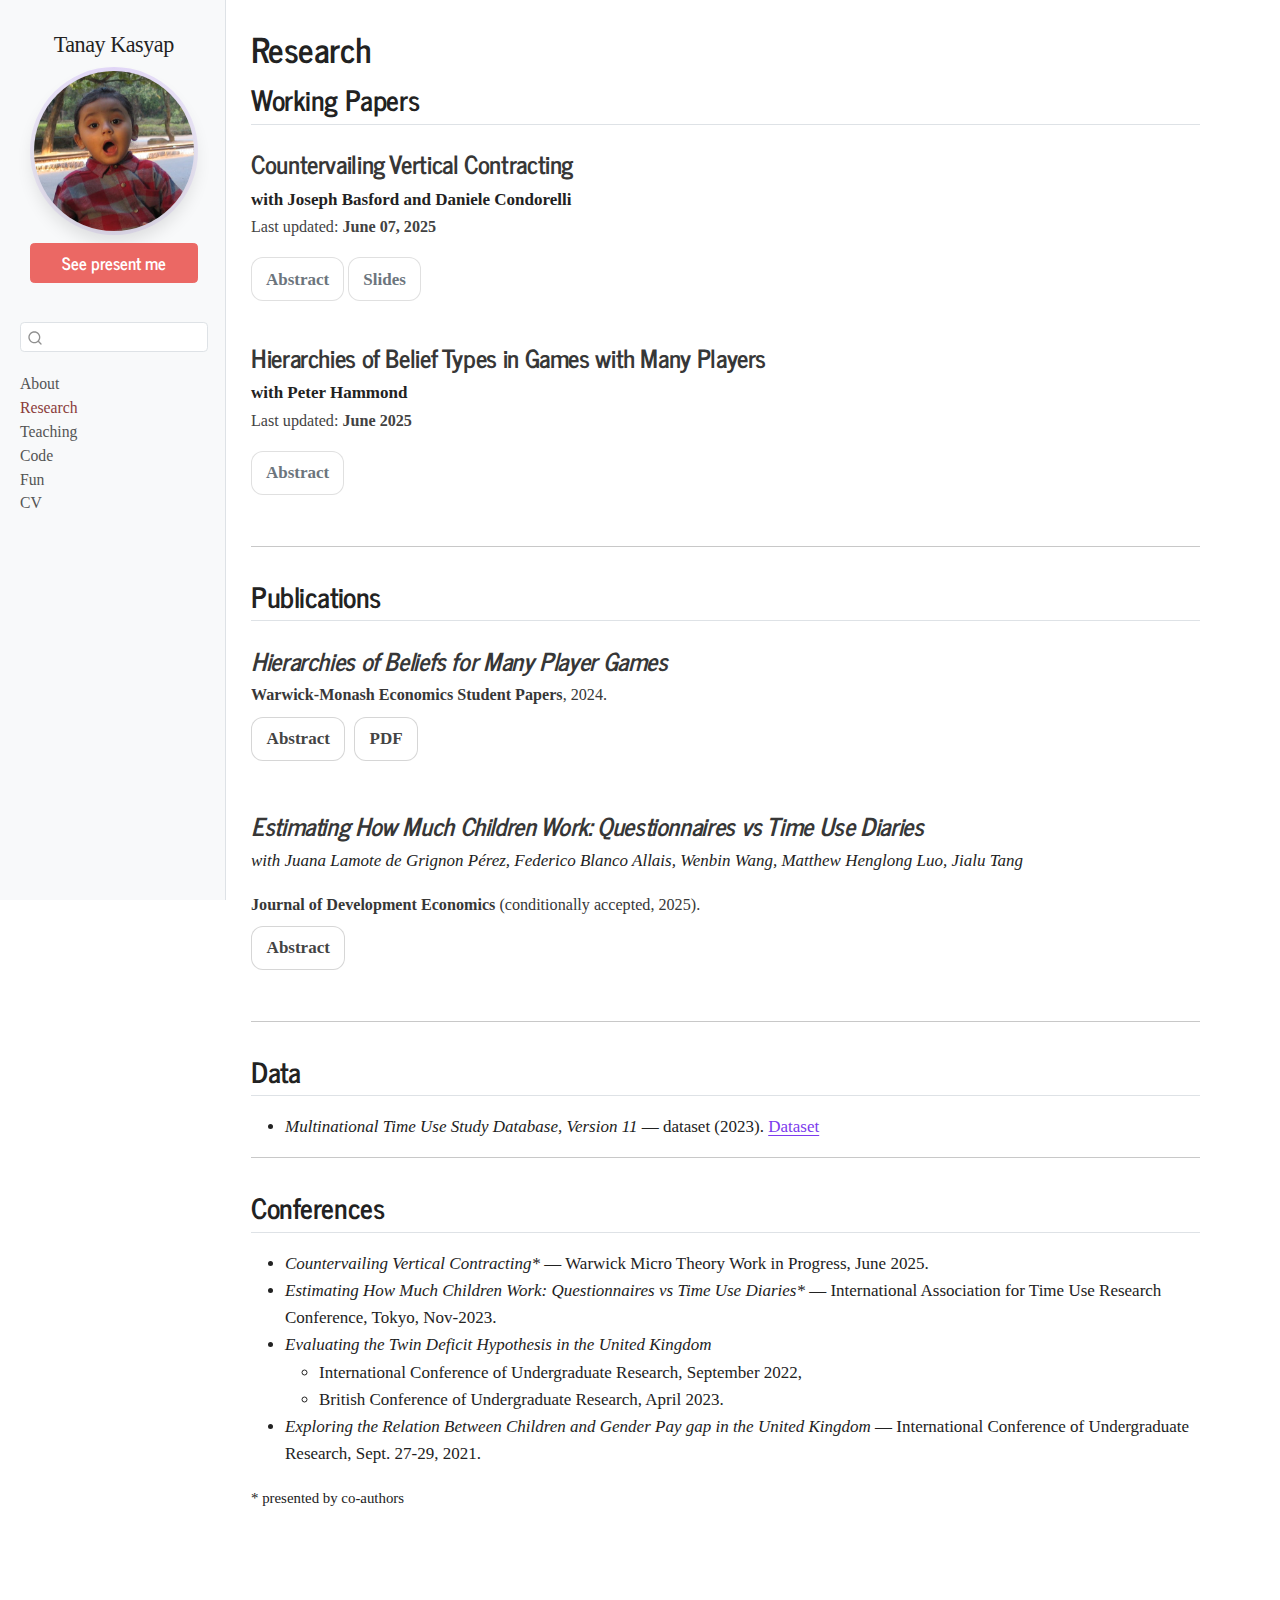
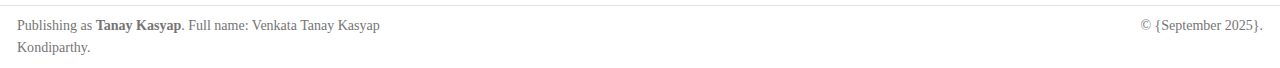
<file: docs/research.html>
<!DOCTYPE html>
<html xmlns="http://www.w3.org/1999/xhtml" lang="en" xml:lang="en"><head>

<meta charset="utf-8">
<meta name="generator" content="quarto-1.7.34">

<meta name="viewport" content="width=device-width, initial-scale=1.0, user-scalable=yes">


<title>Research – Tanay Kasyap</title>
<style>
code{white-space: pre-wrap;}
span.smallcaps{font-variant: small-caps;}
div.columns{display: flex; gap: min(4vw, 1.5em);}
div.column{flex: auto; overflow-x: auto;}
div.hanging-indent{margin-left: 1.5em; text-indent: -1.5em;}
ul.task-list{list-style: none;}
ul.task-list li input[type="checkbox"] {
  width: 0.8em;
  margin: 0 0.8em 0.2em -1em; /* quarto-specific, see https://github.com/quarto-dev/quarto-cli/issues/4556 */ 
  vertical-align: middle;
}
</style>


<script src="site_libs/quarto-nav/quarto-nav.js"></script>
<script src="site_libs/quarto-nav/headroom.min.js"></script>
<script src="site_libs/clipboard/clipboard.min.js"></script>
<script src="site_libs/quarto-search/autocomplete.umd.js"></script>
<script src="site_libs/quarto-search/fuse.min.js"></script>
<script src="site_libs/quarto-search/quarto-search.js"></script>
<meta name="quarto:offset" content="./">
<script src="site_libs/quarto-html/quarto.js" type="module"></script>
<script src="site_libs/quarto-html/tabsets/tabsets.js" type="module"></script>
<script src="site_libs/quarto-html/popper.min.js"></script>
<script src="site_libs/quarto-html/tippy.umd.min.js"></script>
<script src="site_libs/quarto-html/anchor.min.js"></script>
<link href="site_libs/quarto-html/tippy.css" rel="stylesheet">
<link href="site_libs/quarto-html/quarto-syntax-highlighting-c8ad9e5dbd60b7b70b38521ab19b7da4.css" rel="stylesheet" id="quarto-text-highlighting-styles">
<script src="site_libs/bootstrap/bootstrap.min.js"></script>
<link href="site_libs/bootstrap/bootstrap-icons.css" rel="stylesheet">
<link href="site_libs/bootstrap/bootstrap-a3cc06d6f3fc6cd0aad7a18a2dd5442f.min.css" rel="stylesheet" append-hash="true" id="quarto-bootstrap" data-mode="light">
<script id="quarto-search-options" type="application/json">{
  "location": "sidebar",
  "copy-button": false,
  "collapse-after": 3,
  "panel-placement": "start",
  "type": "textbox",
  "limit": 50,
  "keyboard-shortcut": [
    "f",
    "/",
    "s"
  ],
  "show-item-context": false,
  "language": {
    "search-no-results-text": "No results",
    "search-matching-documents-text": "matching documents",
    "search-copy-link-title": "Copy link to search",
    "search-hide-matches-text": "Hide additional matches",
    "search-more-match-text": "more match in this document",
    "search-more-matches-text": "more matches in this document",
    "search-clear-button-title": "Clear",
    "search-text-placeholder": "",
    "search-detached-cancel-button-title": "Cancel",
    "search-submit-button-title": "Submit",
    "search-label": "Search"
  }
}</script>
<style>html{ scroll-behavior: smooth; }</style>


<link rel="stylesheet" href="styles.css">
</head>

<body class="nav-sidebar docked fullcontent quarto-light">

<div id="quarto-search-results"></div>
  <header id="quarto-header" class="headroom fixed-top">
  <nav class="quarto-secondary-nav">
    <div class="container-fluid d-flex">
      <button type="button" class="quarto-btn-toggle btn" data-bs-toggle="collapse" role="button" data-bs-target=".quarto-sidebar-collapse-item" aria-controls="quarto-sidebar" aria-expanded="false" aria-label="Toggle sidebar navigation" onclick="if (window.quartoToggleHeadroom) { window.quartoToggleHeadroom(); }">
        <i class="bi bi-layout-text-sidebar-reverse"></i>
      </button>
        <nav class="quarto-page-breadcrumbs" aria-label="breadcrumb"><ol class="breadcrumb"><li class="breadcrumb-item"><a href="./research.html">Research</a></li></ol></nav>
        <a class="flex-grow-1" role="navigation" data-bs-toggle="collapse" data-bs-target=".quarto-sidebar-collapse-item" aria-controls="quarto-sidebar" aria-expanded="false" aria-label="Toggle sidebar navigation" onclick="if (window.quartoToggleHeadroom) { window.quartoToggleHeadroom(); }">      
        </a>
      <button type="button" class="btn quarto-search-button" aria-label="Search" onclick="window.quartoOpenSearch();">
        <i class="bi bi-search"></i>
      </button>
    </div>
  </nav>
</header>
<!-- content -->
<div id="quarto-content" class="quarto-container page-columns page-rows-contents page-layout-article">
<!-- sidebar -->
  <nav id="quarto-sidebar" class="sidebar collapse collapse-horizontal quarto-sidebar-collapse-item sidebar-navigation docked overflow-auto">
    <div class="pt-lg-2 mt-2 text-left sidebar-header">
    <div class="sidebar-title mb-0 py-0">
      <a href="./">Tanay Kasyap</a> 
    </div>
      </div>
        <div class="mt-2 flex-shrink-0 align-items-center">
        <div class="sidebar-search">
        <div id="quarto-search" class="" title="Search"></div>
        </div>
        </div>
    <div class="sidebar-menu-container"> 
    <ul class="list-unstyled mt-1">
        <li class="sidebar-item">
  <div class="sidebar-item-container"> 
  <a href="./index.html" class="sidebar-item-text sidebar-link">
 <span class="menu-text">About</span></a>
  </div>
</li>
        <li class="sidebar-item">
  <div class="sidebar-item-container"> 
  <a href="./research.html" class="sidebar-item-text sidebar-link active">
 <span class="menu-text">Research</span></a>
  </div>
</li>
        <li class="sidebar-item">
  <div class="sidebar-item-container"> 
  <a href="./teaching.html" class="sidebar-item-text sidebar-link">
 <span class="menu-text">Teaching</span></a>
  </div>
</li>
        <li class="sidebar-item">
  <div class="sidebar-item-container"> 
  <a href="./code.html" class="sidebar-item-text sidebar-link">
 <span class="menu-text">Code</span></a>
  </div>
</li>
        <li class="sidebar-item">
  <div class="sidebar-item-container"> 
  <a href="./fun.html" class="sidebar-item-text sidebar-link">
 <span class="menu-text">Fun</span></a>
  </div>
</li>
        <li class="sidebar-item">
  <div class="sidebar-item-container"> 
  <a href="./cv.html" class="sidebar-item-text sidebar-link">
 <span class="menu-text">CV</span></a>
  </div>
</li>
    </ul>
    </div>
</nav>
<div id="quarto-sidebar-glass" class="quarto-sidebar-collapse-item" data-bs-toggle="collapse" data-bs-target=".quarto-sidebar-collapse-item"></div>
<!-- margin-sidebar -->
    
<!-- main -->
<main class="content" id="quarto-document-content">

<header id="title-block-header" class="quarto-title-block default">
<div class="quarto-title">
<h1 class="title">Research</h1>
</div>



<div class="quarto-title-meta">

    
  
    
  </div>
  


</header>


<section id="working-papers" class="level2">
<h2 class="anchored" data-anchor-id="working-papers">Working Papers</h2>
<div class="wp-item">
<section id="countervailing-vertical-contracting" class="level3">
<h3 class="anchored" data-anchor-id="countervailing-vertical-contracting">Countervailing Vertical Contracting</h3>
<p><strong>with Joseph Basford and Daniele Condorelli</strong><br>
<span class="wp-meta">Last updated: <strong>June 07, 2025</strong></span></p>
<details class="toggle">
  <summary class="pillbtn">Abstract</summary>
  <div class="toggle-body">
    <p>We study a setting in which a privately informed supplier must secure a publicly observed license from a monopolist before selling to a private-value buyer. Licensing fees, tied to subsequent sale terms, optimally take the form of royalties which impose penalties at low prices and which may be negative at high prices to enforce price-maintenance and screen the buyer, yielding allocations equivalent to second-degree price discrimination. Licensing’s welfare impact is ambiguous — it can reduce buyer-driven deadweight loss but introduce supplier inefficiencies. Applied to exclusive-dealing, our model shows such contracts can <em>enhance</em> aggregate welfare, contrary to Aghion &amp; Bolton (1987).</p>
  </div>
</details>


<details class="toggle">
  <summary class="pillbtn">Slides</summary>
  <div class="toggle-body">
    <div class="presented"><strong>Presented*:</strong> Warwick Micro Theory Work in Progress, June 2025.</div>
    <p><a class="download-pill" href="assets/slides/countervailing.pdf" target="_blank" rel="noopener">Download slides (PDF)</a></p>
  </div>
</details>
</section>
<section id="hierarchies-of-belief-types-in-games-with-many-players" class="level3 wp-item">
<h3 class="anchored" data-anchor-id="hierarchies-of-belief-types-in-games-with-many-players">Hierarchies of Belief Types in Games with Many Players</h3>
<p><strong>with Peter Hammond</strong><br>
<span class="wp-meta">Last updated: <strong>June 2025</strong></span></p>
<details class="toggle">
  <summary class="pillbtn">Abstract</summary>
  <div class="toggle-body">
    <p>Following Mertens &amp; Zamir (1985) and Brandenburger &amp; Dekel (1993), universal type spaces have been constructed for each player in a general <em>n</em>-player game of incomplete information, where types encode hierarchies of beliefs. We introduce an analogous construction for games with a <em>continuum</em> of players indexed by the Lebesgue unit interval. For each player, belief types correspond to joint probability measures over triples consisting of (i) the player’s label, (ii) a non-belief type given by a cardinal equivalence class of payoff functions, and (iii) a recursively constructed hierarchy of belief types. The marginal over player labels must equal Lebesgue measure.</p>
  </div>
</details>


<!--
<details class="toggle">
  <summary class="pillbtn">Slides</summary>
  <div class="toggle-body">
    <div class="presented"><strong>Presented:</strong> —</div>
    <p><a class="download-pill" href="assets/slides/hierarchies.pdf" target="_blank" rel="noopener">Download slides (PDF)</a></p>
  </div>
</details>
-->


</section>
</div>
<hr>
</section>
<section id="publications" class="level2">
<h2 class="anchored" data-anchor-id="publications">Publications</h2>
<section id="hierarchies-of-beliefs-for-many-player-games" class="level3 pub-item">
<h3 class="anchored" data-anchor-id="hierarchies-of-beliefs-for-many-player-games"><em>Hierarchies of Beliefs for Many Player Games</em></h3>
<div class="pub-meta">
<strong>Warwick-Monash Economics Student Papers</strong>, 2024.
</div>
<div class="wp-controls">
  <details id="pub-abs-hierarchies" class="toggle">
    <summary class="pillbtn pillbtn--soft">Abstract</summary>
    <div class="toggle-body">
      <p><em>Mertens and Zamir (1985) first provided the universal type space construction for finite
player games of incomplete information with a compact state space. Brandenburger and
Dekel (1993) complemented it for a Polish state space. This paper extends the construction
of Brandenburger and Dekel (1993) to games with infinitely many players for Harsanyi’s
notion of a type. The extension is formulated by randomly drawing a countably infinite
set of actual players from a continuum of potential players, represented by their labels in
[0,1]. The random distribution of the countably infinite set of actual players almost surely
converges to Lebesgue due to the Glivenko–Cantelli theorem. A coherent type is shown
to induce beliefs over other player’s types and common knowledge of coherency closes the
model of beliefs. Implications of dropping the Polish space assumption are discussed and
an informal extension to measurable spaces is provided for future work. The formalisation
provided here allows Harsanyi’s notion of Type.</em></p>
    </div>
  </details>

  <!-- PDF opens directly in a new tab -->
  <a class="pillbtn--soft" href="https://warwick.ac.uk/fac/soc/economics/research/wmesp/manage/72_-_venkata_tanay_kasyap_kondiparthy.pdf" target="_blank" rel="noopener">PDF</a>
</div>
</section>
<section id="estimating-how-much-children-work-questionnaires-vs-time-use-diaries" class="level3 pub-item">
<h3 class="anchored" data-anchor-id="estimating-how-much-children-work-questionnaires-vs-time-use-diaries"><em>Estimating How Much Children Work: Questionnaires vs Time Use Diaries</em></h3>
<div class="pub-authors">
<p>with Juana Lamote de Grignon Pérez, Federico Blanco Allais, Wenbin Wang, Matthew Henglong Luo, Jialu Tang</p>
</div>
<div class="pub-meta">
<strong>Journal of Development Economics</strong> (conditionally accepted, 2025).
</div>
<div class="wp-controls">
  <details id="pub-abs-jde" class="toggle">
    <summary class="pillbtn pillbtn--soft">Abstract</summary>
    <div class="toggle-body">
      <p>Current estimates of child labour often rely on questions such as, “How many hours did you work last week?” While biases in adult self-reports are well-documented in high-income countries, there is limited evidence on the accuracy of children's responses in low- and middle-income countries (LMICs). Using data from nine LMICs, including China and India, this paper shows that time diaries report more than twice as many work hours as standard questionnaires. This discrepancy suggests that current estimates may significantly understate child labour. Moreover, certain forms of work—such as collecting water or firewood—appear to contribute to these measurement gaps.</p>
    </div>
  </details>

  <!-- No PDF yet; when you have one, UNCOMMENT the line below and set the URL -->
  <!-- <a class="pillbtn--soft" href="LINK-TO-JDE-PDF" target="_blank" rel="noopener">PDF</a> -->
</div>
</section>
<hr>
</section>
<section id="data" class="level2">
<h2 class="anchored" data-anchor-id="data">Data</h2>
<ul class="selpubs">
<li>
<em>Multinational Time Use Study Database, Version 11</em> — dataset (2023). <a href="https://www.timeuse.org/mtus/surveys" target="_blank" rel="noopener">Dataset</a>
</li>
</ul>
<hr>
</section>
<section id="conferences" class="level2">
<h2 class="anchored" data-anchor-id="conferences">Conferences</h2>
<ul>
<li><em>Countervailing Vertical Contracting*</em> — Warwick Micro Theory Work in Progress, June 2025.<br>
</li>
<li><em>Estimating How Much Children Work: Questionnaires vs Time Use Diaries*</em> — International Association for Time Use Research Conference, Tokyo, Nov-2023.<br>
</li>
<li><em> Evaluating the Twin Deficit Hypothesis in the United Kingdom</em>
<ul>
<li>International Conference of Undergraduate Research, September 2022,<br>
</li>
<li>British Conference of Undergraduate Research, April 2023.</li>
</ul></li>
<li><em> Exploring the Relation Between Children and Gender Pay gap in the United Kingdom </em> — International Conference of Undergraduate Research, Sept.&nbsp;27-29, 2021.</li>
</ul>
<p><small>* presented by co-authors</small></p>
<!--To link to abstracts -->
<script>
(function () {
  function openHashTarget() {
    var hash = location.hash ? decodeURIComponent(location.hash.slice(1)) : "";
    if (!hash) return;
    var el = document.getElementById(hash);
    if (!el) return;
    // if target is inside/itself a <details>, open it
    var details = el.tagName.toLowerCase() === "details" ? el : el.closest("details");
    if (details && !details.open) details.open = true;
    (el || details).scrollIntoView({ behavior: "smooth", block: "start" });
  }
  window.addEventListener("DOMContentLoaded", openHashTarget);
  window.addEventListener("hashchange", openHashTarget);
})();
</script>


</section>

</main> <!-- /main -->
<script src="assets/js/site.js"></script>
<script id="quarto-html-after-body" type="application/javascript">
  window.document.addEventListener("DOMContentLoaded", function (event) {
    const icon = "";
    const anchorJS = new window.AnchorJS();
    anchorJS.options = {
      placement: 'right',
      icon: icon
    };
    anchorJS.add('.anchored');
    const isCodeAnnotation = (el) => {
      for (const clz of el.classList) {
        if (clz.startsWith('code-annotation-')) {                     
          return true;
        }
      }
      return false;
    }
    const onCopySuccess = function(e) {
      // button target
      const button = e.trigger;
      // don't keep focus
      button.blur();
      // flash "checked"
      button.classList.add('code-copy-button-checked');
      var currentTitle = button.getAttribute("title");
      button.setAttribute("title", "Copied!");
      let tooltip;
      if (window.bootstrap) {
        button.setAttribute("data-bs-toggle", "tooltip");
        button.setAttribute("data-bs-placement", "left");
        button.setAttribute("data-bs-title", "Copied!");
        tooltip = new bootstrap.Tooltip(button, 
          { trigger: "manual", 
            customClass: "code-copy-button-tooltip",
            offset: [0, -8]});
        tooltip.show();    
      }
      setTimeout(function() {
        if (tooltip) {
          tooltip.hide();
          button.removeAttribute("data-bs-title");
          button.removeAttribute("data-bs-toggle");
          button.removeAttribute("data-bs-placement");
        }
        button.setAttribute("title", currentTitle);
        button.classList.remove('code-copy-button-checked');
      }, 1000);
      // clear code selection
      e.clearSelection();
    }
    const getTextToCopy = function(trigger) {
        const codeEl = trigger.previousElementSibling.cloneNode(true);
        for (const childEl of codeEl.children) {
          if (isCodeAnnotation(childEl)) {
            childEl.remove();
          }
        }
        return codeEl.innerText;
    }
    const clipboard = new window.ClipboardJS('.code-copy-button:not([data-in-quarto-modal])', {
      text: getTextToCopy
    });
    clipboard.on('success', onCopySuccess);
    if (window.document.getElementById('quarto-embedded-source-code-modal')) {
      const clipboardModal = new window.ClipboardJS('.code-copy-button[data-in-quarto-modal]', {
        text: getTextToCopy,
        container: window.document.getElementById('quarto-embedded-source-code-modal')
      });
      clipboardModal.on('success', onCopySuccess);
    }
      var localhostRegex = new RegExp(/^(?:http|https):\/\/localhost\:?[0-9]*\//);
      var mailtoRegex = new RegExp(/^mailto:/);
        var filterRegex = new RegExp("https:\/\/tanaykasyap\.github\.io");
      var isInternal = (href) => {
          return filterRegex.test(href) || localhostRegex.test(href) || mailtoRegex.test(href);
      }
      // Inspect non-navigation links and adorn them if external
     var links = window.document.querySelectorAll('a[href]:not(.nav-link):not(.navbar-brand):not(.toc-action):not(.sidebar-link):not(.sidebar-item-toggle):not(.pagination-link):not(.no-external):not([aria-hidden]):not(.dropdown-item):not(.quarto-navigation-tool):not(.about-link)');
      for (var i=0; i<links.length; i++) {
        const link = links[i];
        if (!isInternal(link.href)) {
          // undo the damage that might have been done by quarto-nav.js in the case of
          // links that we want to consider external
          if (link.dataset.originalHref !== undefined) {
            link.href = link.dataset.originalHref;
          }
            // target, if specified
            link.setAttribute("target", "_blank");
            if (link.getAttribute("rel") === null) {
              link.setAttribute("rel", "noopener");
            }
        }
      }
    function tippyHover(el, contentFn, onTriggerFn, onUntriggerFn) {
      const config = {
        allowHTML: true,
        maxWidth: 500,
        delay: 100,
        arrow: false,
        appendTo: function(el) {
            return el.parentElement;
        },
        interactive: true,
        interactiveBorder: 10,
        theme: 'quarto',
        placement: 'bottom-start',
      };
      if (contentFn) {
        config.content = contentFn;
      }
      if (onTriggerFn) {
        config.onTrigger = onTriggerFn;
      }
      if (onUntriggerFn) {
        config.onUntrigger = onUntriggerFn;
      }
      window.tippy(el, config); 
    }
    const noterefs = window.document.querySelectorAll('a[role="doc-noteref"]');
    for (var i=0; i<noterefs.length; i++) {
      const ref = noterefs[i];
      tippyHover(ref, function() {
        // use id or data attribute instead here
        let href = ref.getAttribute('data-footnote-href') || ref.getAttribute('href');
        try { href = new URL(href).hash; } catch {}
        const id = href.replace(/^#\/?/, "");
        const note = window.document.getElementById(id);
        if (note) {
          return note.innerHTML;
        } else {
          return "";
        }
      });
    }
    const xrefs = window.document.querySelectorAll('a.quarto-xref');
    const processXRef = (id, note) => {
      // Strip column container classes
      const stripColumnClz = (el) => {
        el.classList.remove("page-full", "page-columns");
        if (el.children) {
          for (const child of el.children) {
            stripColumnClz(child);
          }
        }
      }
      stripColumnClz(note)
      if (id === null || id.startsWith('sec-')) {
        // Special case sections, only their first couple elements
        const container = document.createElement("div");
        if (note.children && note.children.length > 2) {
          container.appendChild(note.children[0].cloneNode(true));
          for (let i = 1; i < note.children.length; i++) {
            const child = note.children[i];
            if (child.tagName === "P" && child.innerText === "") {
              continue;
            } else {
              container.appendChild(child.cloneNode(true));
              break;
            }
          }
          if (window.Quarto?.typesetMath) {
            window.Quarto.typesetMath(container);
          }
          return container.innerHTML
        } else {
          if (window.Quarto?.typesetMath) {
            window.Quarto.typesetMath(note);
          }
          return note.innerHTML;
        }
      } else {
        // Remove any anchor links if they are present
        const anchorLink = note.querySelector('a.anchorjs-link');
        if (anchorLink) {
          anchorLink.remove();
        }
        if (window.Quarto?.typesetMath) {
          window.Quarto.typesetMath(note);
        }
        if (note.classList.contains("callout")) {
          return note.outerHTML;
        } else {
          return note.innerHTML;
        }
      }
    }
    for (var i=0; i<xrefs.length; i++) {
      const xref = xrefs[i];
      tippyHover(xref, undefined, function(instance) {
        instance.disable();
        let url = xref.getAttribute('href');
        let hash = undefined; 
        if (url.startsWith('#')) {
          hash = url;
        } else {
          try { hash = new URL(url).hash; } catch {}
        }
        if (hash) {
          const id = hash.replace(/^#\/?/, "");
          const note = window.document.getElementById(id);
          if (note !== null) {
            try {
              const html = processXRef(id, note.cloneNode(true));
              instance.setContent(html);
            } finally {
              instance.enable();
              instance.show();
            }
          } else {
            // See if we can fetch this
            fetch(url.split('#')[0])
            .then(res => res.text())
            .then(html => {
              const parser = new DOMParser();
              const htmlDoc = parser.parseFromString(html, "text/html");
              const note = htmlDoc.getElementById(id);
              if (note !== null) {
                const html = processXRef(id, note);
                instance.setContent(html);
              } 
            }).finally(() => {
              instance.enable();
              instance.show();
            });
          }
        } else {
          // See if we can fetch a full url (with no hash to target)
          // This is a special case and we should probably do some content thinning / targeting
          fetch(url)
          .then(res => res.text())
          .then(html => {
            const parser = new DOMParser();
            const htmlDoc = parser.parseFromString(html, "text/html");
            const note = htmlDoc.querySelector('main.content');
            if (note !== null) {
              // This should only happen for chapter cross references
              // (since there is no id in the URL)
              // remove the first header
              if (note.children.length > 0 && note.children[0].tagName === "HEADER") {
                note.children[0].remove();
              }
              const html = processXRef(null, note);
              instance.setContent(html);
            } 
          }).finally(() => {
            instance.enable();
            instance.show();
          });
        }
      }, function(instance) {
      });
    }
        let selectedAnnoteEl;
        const selectorForAnnotation = ( cell, annotation) => {
          let cellAttr = 'data-code-cell="' + cell + '"';
          let lineAttr = 'data-code-annotation="' +  annotation + '"';
          const selector = 'span[' + cellAttr + '][' + lineAttr + ']';
          return selector;
        }
        const selectCodeLines = (annoteEl) => {
          const doc = window.document;
          const targetCell = annoteEl.getAttribute("data-target-cell");
          const targetAnnotation = annoteEl.getAttribute("data-target-annotation");
          const annoteSpan = window.document.querySelector(selectorForAnnotation(targetCell, targetAnnotation));
          const lines = annoteSpan.getAttribute("data-code-lines").split(",");
          const lineIds = lines.map((line) => {
            return targetCell + "-" + line;
          })
          let top = null;
          let height = null;
          let parent = null;
          if (lineIds.length > 0) {
              //compute the position of the single el (top and bottom and make a div)
              const el = window.document.getElementById(lineIds[0]);
              top = el.offsetTop;
              height = el.offsetHeight;
              parent = el.parentElement.parentElement;
            if (lineIds.length > 1) {
              const lastEl = window.document.getElementById(lineIds[lineIds.length - 1]);
              const bottom = lastEl.offsetTop + lastEl.offsetHeight;
              height = bottom - top;
            }
            if (top !== null && height !== null && parent !== null) {
              // cook up a div (if necessary) and position it 
              let div = window.document.getElementById("code-annotation-line-highlight");
              if (div === null) {
                div = window.document.createElement("div");
                div.setAttribute("id", "code-annotation-line-highlight");
                div.style.position = 'absolute';
                parent.appendChild(div);
              }
              div.style.top = top - 2 + "px";
              div.style.height = height + 4 + "px";
              div.style.left = 0;
              let gutterDiv = window.document.getElementById("code-annotation-line-highlight-gutter");
              if (gutterDiv === null) {
                gutterDiv = window.document.createElement("div");
                gutterDiv.setAttribute("id", "code-annotation-line-highlight-gutter");
                gutterDiv.style.position = 'absolute';
                const codeCell = window.document.getElementById(targetCell);
                const gutter = codeCell.querySelector('.code-annotation-gutter');
                gutter.appendChild(gutterDiv);
              }
              gutterDiv.style.top = top - 2 + "px";
              gutterDiv.style.height = height + 4 + "px";
            }
            selectedAnnoteEl = annoteEl;
          }
        };
        const unselectCodeLines = () => {
          const elementsIds = ["code-annotation-line-highlight", "code-annotation-line-highlight-gutter"];
          elementsIds.forEach((elId) => {
            const div = window.document.getElementById(elId);
            if (div) {
              div.remove();
            }
          });
          selectedAnnoteEl = undefined;
        };
          // Handle positioning of the toggle
      window.addEventListener(
        "resize",
        throttle(() => {
          elRect = undefined;
          if (selectedAnnoteEl) {
            selectCodeLines(selectedAnnoteEl);
          }
        }, 10)
      );
      function throttle(fn, ms) {
      let throttle = false;
      let timer;
        return (...args) => {
          if(!throttle) { // first call gets through
              fn.apply(this, args);
              throttle = true;
          } else { // all the others get throttled
              if(timer) clearTimeout(timer); // cancel #2
              timer = setTimeout(() => {
                fn.apply(this, args);
                timer = throttle = false;
              }, ms);
          }
        };
      }
        // Attach click handler to the DT
        const annoteDls = window.document.querySelectorAll('dt[data-target-cell]');
        for (const annoteDlNode of annoteDls) {
          annoteDlNode.addEventListener('click', (event) => {
            const clickedEl = event.target;
            if (clickedEl !== selectedAnnoteEl) {
              unselectCodeLines();
              const activeEl = window.document.querySelector('dt[data-target-cell].code-annotation-active');
              if (activeEl) {
                activeEl.classList.remove('code-annotation-active');
              }
              selectCodeLines(clickedEl);
              clickedEl.classList.add('code-annotation-active');
            } else {
              // Unselect the line
              unselectCodeLines();
              clickedEl.classList.remove('code-annotation-active');
            }
          });
        }
    const findCites = (el) => {
      const parentEl = el.parentElement;
      if (parentEl) {
        const cites = parentEl.dataset.cites;
        if (cites) {
          return {
            el,
            cites: cites.split(' ')
          };
        } else {
          return findCites(el.parentElement)
        }
      } else {
        return undefined;
      }
    };
    var bibliorefs = window.document.querySelectorAll('a[role="doc-biblioref"]');
    for (var i=0; i<bibliorefs.length; i++) {
      const ref = bibliorefs[i];
      const citeInfo = findCites(ref);
      if (citeInfo) {
        tippyHover(citeInfo.el, function() {
          var popup = window.document.createElement('div');
          citeInfo.cites.forEach(function(cite) {
            var citeDiv = window.document.createElement('div');
            citeDiv.classList.add('hanging-indent');
            citeDiv.classList.add('csl-entry');
            var biblioDiv = window.document.getElementById('ref-' + cite);
            if (biblioDiv) {
              citeDiv.innerHTML = biblioDiv.innerHTML;
            }
            popup.appendChild(citeDiv);
          });
          return popup.innerHTML;
        });
      }
    }
  });
  </script>
</div> <!-- /content -->
<footer class="footer">
  <div class="nav-footer">
    <div class="nav-footer-left">
<p>Publishing as <strong>Tanay Kasyap</strong>. Full name: Venkata Tanay Kasyap Kondiparthy.</p>
</div>   
    <div class="nav-footer-center">
      &nbsp;
    </div>
    <div class="nav-footer-right">
<p>© {September 2025}.</p>
</div>
  </div>
</footer>




<script src="site_libs/quarto-html/zenscroll-min.js"></script>
</body></html>
</file>
<file: site_libs/quarto-html/tippy.css>
.tippy-box[data-animation=fade][data-state=hidden]{opacity:0}[data-tippy-root]{max-width:calc(100vw - 10px)}.tippy-box{position:relative;background-color:#333;color:#fff;border-radius:4px;font-size:14px;line-height:1.4;white-space:normal;outline:0;transition-property:transform,visibility,opacity}.tippy-box[data-placement^=top]>.tippy-arrow{bottom:0}.tippy-box[data-placement^=top]>.tippy-arrow:before{bottom:-7px;left:0;border-width:8px 8px 0;border-top-color:initial;transform-origin:center top}.tippy-box[data-placement^=bottom]>.tippy-arrow{top:0}.tippy-box[data-placement^=bottom]>.tippy-arrow:before{top:-7px;left:0;border-width:0 8px 8px;border-bottom-color:initial;transform-origin:center bottom}.tippy-box[data-placement^=left]>.tippy-arrow{right:0}.tippy-box[data-placement^=left]>.tippy-arrow:before{border-width:8px 0 8px 8px;border-left-color:initial;right:-7px;transform-origin:center left}.tippy-box[data-placement^=right]>.tippy-arrow{left:0}.tippy-box[data-placement^=right]>.tippy-arrow:before{left:-7px;border-width:8px 8px 8px 0;border-right-color:initial;transform-origin:center right}.tippy-box[data-inertia][data-state=visible]{transition-timing-function:cubic-bezier(.54,1.5,.38,1.11)}.tippy-arrow{width:16px;height:16px;color:#333}.tippy-arrow:before{content:"";position:absolute;border-color:transparent;border-style:solid}.tippy-content{position:relative;padding:5px 9px;z-index:1}
</file>
<file: site_libs/quarto-html/quarto-syntax-highlighting-c8ad9e5dbd60b7b70b38521ab19b7da4.css>
/* quarto syntax highlight colors */
:root {
  --quarto-hl-ot-color: #003B4F;
  --quarto-hl-at-color: #657422;
  --quarto-hl-ss-color: #20794D;
  --quarto-hl-an-color: #5E5E5E;
  --quarto-hl-fu-color: #4758AB;
  --quarto-hl-st-color: #20794D;
  --quarto-hl-cf-color: #003B4F;
  --quarto-hl-op-color: #5E5E5E;
  --quarto-hl-er-color: #AD0000;
  --quarto-hl-bn-color: #AD0000;
  --quarto-hl-al-color: #AD0000;
  --quarto-hl-va-color: #111111;
  --quarto-hl-bu-color: inherit;
  --quarto-hl-ex-color: inherit;
  --quarto-hl-pp-color: #AD0000;
  --quarto-hl-in-color: #5E5E5E;
  --quarto-hl-vs-color: #20794D;
  --quarto-hl-wa-color: #5E5E5E;
  --quarto-hl-do-color: #5E5E5E;
  --quarto-hl-im-color: #00769E;
  --quarto-hl-ch-color: #20794D;
  --quarto-hl-dt-color: #AD0000;
  --quarto-hl-fl-color: #AD0000;
  --quarto-hl-co-color: #5E5E5E;
  --quarto-hl-cv-color: #5E5E5E;
  --quarto-hl-cn-color: #8f5902;
  --quarto-hl-sc-color: #5E5E5E;
  --quarto-hl-dv-color: #AD0000;
  --quarto-hl-kw-color: #003B4F;
}

/* other quarto variables */
:root {
  --quarto-font-monospace: SFMono-Regular, Menlo, Monaco, Consolas, "Liberation Mono", "Courier New", monospace;
}

/* syntax highlight based on Pandoc's rules */
pre > code.sourceCode > span {
  color: #003B4F;
}

code.sourceCode > span {
  color: #003B4F;
}

div.sourceCode,
div.sourceCode pre.sourceCode {
  color: #003B4F;
}

/* Normal */
code span {
  color: #003B4F;
}

/* Alert */
code span.al {
  color: #AD0000;
  font-style: inherit;
}

/* Annotation */
code span.an {
  color: #5E5E5E;
  font-style: inherit;
}

/* Attribute */
code span.at {
  color: #657422;
  font-style: inherit;
}

/* BaseN */
code span.bn {
  color: #AD0000;
  font-style: inherit;
}

/* BuiltIn */
code span.bu {
  font-style: inherit;
}

/* ControlFlow */
code span.cf {
  color: #003B4F;
  font-weight: bold;
  font-style: inherit;
}

/* Char */
code span.ch {
  color: #20794D;
  font-style: inherit;
}

/* Constant */
code span.cn {
  color: #8f5902;
  font-style: inherit;
}

/* Comment */
code span.co {
  color: #5E5E5E;
  font-style: inherit;
}

/* CommentVar */
code span.cv {
  color: #5E5E5E;
  font-style: italic;
}

/* Documentation */
code span.do {
  color: #5E5E5E;
  font-style: italic;
}

/* DataType */
code span.dt {
  color: #AD0000;
  font-style: inherit;
}

/* DecVal */
code span.dv {
  color: #AD0000;
  font-style: inherit;
}

/* Error */
code span.er {
  color: #AD0000;
  font-style: inherit;
}

/* Extension */
code span.ex {
  font-style: inherit;
}

/* Float */
code span.fl {
  color: #AD0000;
  font-style: inherit;
}

/* Function */
code span.fu {
  color: #4758AB;
  font-style: inherit;
}

/* Import */
code span.im {
  color: #00769E;
  font-style: inherit;
}

/* Information */
code span.in {
  color: #5E5E5E;
  font-style: inherit;
}

/* Keyword */
code span.kw {
  color: #003B4F;
  font-weight: bold;
  font-style: inherit;
}

/* Operator */
code span.op {
  color: #5E5E5E;
  font-style: inherit;
}

/* Other */
code span.ot {
  color: #003B4F;
  font-style: inherit;
}

/* Preprocessor */
code span.pp {
  color: #AD0000;
  font-style: inherit;
}

/* SpecialChar */
code span.sc {
  color: #5E5E5E;
  font-style: inherit;
}

/* SpecialString */
code span.ss {
  color: #20794D;
  font-style: inherit;
}

/* String */
code span.st {
  color: #20794D;
  font-style: inherit;
}

/* Variable */
code span.va {
  color: #111111;
  font-style: inherit;
}

/* VerbatimString */
code span.vs {
  color: #20794D;
  font-style: inherit;
}

/* Warning */
code span.wa {
  color: #5E5E5E;
  font-style: italic;
}

.prevent-inlining {
  content: "</";
}

/*# sourceMappingURL=405ffa06017179012420079c49e771b5.css.map */
</file>
<file: styles.css>
/* ================================
   Vars & Base
=================================== */
:root{
  --accent: #7c3aed;        /* primary purple */
  --portrait-size: 168px;   /* sidebar portrait size */
}

body{
  font-family: Georgia,'Iowan Old Style','Palatino Linotype','Book Antiqua',Palatino,'Times New Roman',Times,serif;
  line-height: 1.6;
}

h1,h2,h3,h4,h5,h6{
  letter-spacing: -.015em;
  font-weight: 700;
}

a{
  color: var(--accent);
  text-underline-offset: .2em;
  text-decoration-thickness: .07em;
}
a:hover{ color: #5b21b6; }

@media (min-width:1200px){
  .page-layout-article .page-columns .content{ max-width: 900px; }
}

/* ================================
   Sidebar (layout, title, search)
=================================== */
.sidebar{ border-right: 1px solid rgba(0,0,0,.06); }

/* Full-height left sidebar */
#quarto-sidebar{
  position: sticky;
  top: 0;
  height: 100vh;
  overflow: auto;
  padding-bottom: 2rem;
  border-right: 1px solid rgba(0,0,0,.06);
}

/* Ensure main content never creeps under the sidebar */
#quarto-content{
  position: relative;
  z-index: 0;
}

/* Center the sidebar title and align with portrait below */
.sidebar .sidebar-title{ font-weight: 800; letter-spacing: -.02em; }

#quarto-sidebar .sidebar-title,
nav.sidebar .sidebar-title,
aside.sidebar .sidebar-title{
  text-align: center;
  margin: 0 auto .35rem auto;
  padding-left: 0;
  padding-right: 0;
}

/* ================================
   Hero (top of About)
=================================== */
.hero{
  margin: 0 0 1.25rem 0;
  padding: 1.25rem;
  border-radius: 14px;
  background: linear-gradient(180deg, rgba(124,58,237,.06), rgba(124,58,237,.02));
  border: 1px solid rgba(124,58,237,.12);
}
.hero .name{
  font-size: clamp(1.9rem, 4.8vw, 3rem);
  line-height: 1.08;
  margin-bottom: .2rem;
}
.hero .fullname{ font-size: .95rem; opacity: .85; margin-bottom: .2rem; }
.hero .kicker{ font-size: 1.05rem; margin-bottom: .6rem; }

/* badges in hero can stay pill-shaped */
.hero .badges .pill{
  display: inline-block;
  border: 1px solid rgba(0,0,0,.1);
  border-radius: 999px;
  padding: .35rem .65rem;
  margin: .4rem .4rem .4rem 0;
  font-size: .95rem;
  background: #fff;
}

/* ================================
   Sidebar Portrait (circle headshot)
=================================== */
.sidebar-photo{
  width: var(--portrait-size);
  margin: .25rem auto .85rem auto;
  text-align: center;
}

.sidebar .photo-frame{
  width: var(--portrait-size);
  height: var(--portrait-size);
  padding: 4px;
  border-radius: 50%;
  margin: 0 auto;
  background: radial-gradient(ellipse at top, rgba(124,58,237,.18), rgba(124,58,237,.06));
}

.sidebar .photo-frame img{
  width: 100%;
  height: 100%;
  border-radius: 50%;
  object-fit: cover;
  object-position: center;
  box-shadow: 0 10px 18px rgba(0,0,0,.12);
  transition: opacity .15s ease;
}
.fadeout{ opacity: 0 !important; }

/* Button under the portrait */
#toggle-photo{
  width: var(--portrait-size);
  display: inline-block;
}

/* tidy spacing around title/search relative to photo block */
.sidebar .sidebar-title + .sidebar-photo{ margin-top: .5rem; }
.sidebar .sidebar-photo + .sidebar-search{ margin-top: .75rem; }

/* ================================
   Utilities / Buttons
=================================== */
.btn-ghost{
  border-radius: 12px;
  border: 1px solid rgba(0,0,0,.12);
  padding: .5rem .85rem;
  background: transparent;
}
.btn-ghost:hover{ border-color: var(--accent); color: var(--accent); }

/* simple selected-pubs list spacing (if used anywhere) */
.selpubs li{ margin-bottom: .55rem; }

/* Nice section spacing on pages with title-block */
#title-block-header + main.content{ padding-top: .5rem; }

/* ================================
   Working Papers (toggles)
=================================== */
.wp-item{ margin-bottom: 2rem; }
.wp-meta{ font-size: .95rem; opacity: .85; margin: .15rem 0 .75rem; }

.wp-controls{
  display: flex;
  gap: .5rem;
  flex-wrap: wrap;
  margin-bottom: .6rem;
}
details.toggle{ display: inline-block; }

/* RECTANGLE toggles (no circular pills) */
summary.pillbtn{
  list-style: none;
  cursor: pointer;
  display: inline-block;
  padding: .44rem .82rem;
  border-radius: 12px;                    /* <— soft rectangle */
  border: 1px solid rgba(0,0,0,.12);
  background: #fff;
  font-weight: 600;
}
summary.pillbtn::marker,
summary.pillbtn::-webkit-details-marker{ display: none; }
details[open] > summary.pillbtn{
  border-color: var(--accent);
  color: var(--accent);
}

.toggle-body{
  margin-top: .5rem;
  padding: .75rem .9rem;
  border: 1px solid rgba(0,0,0,.08);
  border-radius: 12px;
  background: rgba(124,58,237,.03);
}

.presented{
  margin-top: .6rem;
  font-size: .95rem;
  opacity: .9;
}

/* (kept only if you ever embed PDFs; otherwise harmless) */
.pdf-embed{
  width: 100%;
  height: 520px;
  border: 0;
  border-radius: 10px;
  background: #fff;
  box-shadow: 0 8px 18px rgba(0,0,0,.06);
}

/* ================================
   Download links styled as rectangles
=================================== */
a.download-pill{
  display: inline-block;
  padding: .44rem .9rem;
  border-radius: 12px;                    /* <— soft rectangle */
  border: 1px solid var(--accent);
  font-weight: 600;
  text-decoration: none;
  color: var(--accent);
}
a.download-pill:hover{
  background: rgba(124,58,237,.08);
  text-decoration: none;
}

/* ================================
   Publications (soft toggles & links)
=================================== */
.pub-item{ margin-bottom: 2rem; }
.pub-authors{ font-style: italic; margin: .25rem 0 .35rem; }
.pub-meta{ font-size: .95rem; opacity: .9; margin-bottom: .5rem; }

/* Softer rectangle toggle for publications */
.pillbtn--soft{
  list-style: none;
  cursor: pointer;
  display: inline-block;
  padding: .42rem .86rem;
  border-radius: 12px;                    /* <— soft rectangle */
  border: 1px solid rgba(0,0,0,.16);
  background: #fff;
  color: #444;
  font-weight: 600;
}
summary.pillbtn--soft::marker,
summary.pillbtn--soft::-webkit-details-marker{ display: none; }
details[open] > summary.pillbtn--soft{
  border-color: rgba(124,58,237,.35);
  color: #5b21b6;
  background: rgba(124,58,237,.06);
}

/* Same content box as working papers */
.pub-item .toggle-body{
  margin-top: .5rem;
  padding: .75rem .9rem;
  border: 1px solid rgba(0,0,0,.08);
  border-radius: 12px;
  background: rgba(124,58,237,.03);
}

/* Direct PDF link styled like a soft rectangle (no dropdown) */
a.pillbtn--soft{
  display: inline-block;
  padding: .42rem .86rem;
  border-radius: 12px;                    /* <— soft rectangle */
  border: 1px solid rgba(0,0,0,.16);
  background: #fff;
  color: #444;
  font-weight: 600;
  text-decoration: none;
}
a.pillbtn--soft:hover{
  border-color: rgba(124,58,237,.35);
  background: rgba(124,58,237,.06);
  color: #5b21b6;
}

/* Make Abstract (summary) and PDF (a) chips identical in height/centering */
summary.pillbtn--soft,
a.pillbtn--soft{
  display: inline-flex;     /* same box model */
  align-items: center;      /* vertical centering */
  line-height: 1.1;         /* identical text height */
}

/* EXACT match for Abstract (summary) and PDF (link) chips */
:root { --chip-h: 44px; }  /* tweak if you want taller/shorter chips */

summary.pillbtn--soft,
a.pillbtn--soft{
  display: inline-flex;          /* same layout model */
  align-items: center;           /* vertical centering */
  justify-content: center;
  height: var(--chip-h);         /* identical height */
  padding: 0 .86rem;             /* same side padding */
  margin: 0;                     /* kill any UA margins */
  box-sizing: border-box;        /* include border in height */
  font-size: 1rem;               /* lock text size */
  line-height: 1;                /* no extra vertical space */
  border-radius: 12px;           /* same rounded rectangle */
  border: 1px solid rgba(0,0,0,.16);
  background: #fff;
  color: #444;
  font-weight: 600;
  text-decoration: none;         /* for the <a> */
}

/* same hover/open states as before */
details[open] > summary.pillbtn--soft{
  border-color: rgba(124,58,237,.35);
  color: #5b21b6;
  background: rgba(124,58,237,.06);
}
a.pillbtn--soft:hover{
  border-color: rgba(124,58,237,.35);
  background: rgba(124,58,237,.06);
  color: #5b21b6;
}



/* CV cards */
.cv-card{
  padding:.75rem .95rem;
  border:1px solid rgba(0,0,0,.08);
  border-radius:12px;
  background:#fff;
  margin:0 0 1rem 0;
}
.cv-head{
  display:flex; justify-content:space-between; gap:1rem; flex-wrap:wrap;
  margin-bottom:.25rem;
}
.cv-title{ font-weight:700; }
.cv-inst{ opacity:.9; }
.cv-dates{ opacity:.65; white-space:nowrap; }
.cv-subtle{ opacity:.85; margin:.15rem 0 .35rem; }

.cv-keymods-label,
.cv-subsection{ font-weight:700; margin-top:.35rem; }
.cv-keymods{ margin:.25rem 0 .1rem 1.1rem; }
.cv-keymods li{ margin:.18rem 0; }

.cv-bullets{ margin:.2rem 0 .2rem 1.1rem; }
.cv-bullets li{ margin:.2rem 0; }

.cv-works{ margin:.2rem 0 .2rem 1.1rem; }
.cv-works li{ margin:.2rem 0; }



.icon{ vertical-align:-2px; }
/* structure inside cv-head when using fenced divs */
.cv-head{display:flex;justify-content:space-between;gap:1rem;flex-wrap:wrap;margin-bottom:.25rem;}
.cv-left{display:flex;flex-direction:column;gap:.1rem;}


/* Hero emblem (Yale shield) */
.hero { position: relative; } /* anchor for absolute positioning */

.hero-emblem{
  position: absolute;
  top: 12px;
  right: 14px;
  display: inline-block;
  line-height: 0;       /* removes extra inline spacing */
  z-index: 1;
  opacity: .95;
  transition: transform .15s ease, opacity .15s ease;
}

.hero-emblem img{
  display: block;
  width: 60px;          /* tweak to taste: 52–72px works well */
  height: auto;
  filter: drop-shadow(0 2px 6px rgba(0,0,0,.12));
}

/* Subtle hover */
.hero-emblem:hover{ transform: scale(1.03); opacity: 1; }

/* Responsive sizes */
@media (min-width: 900px){
  .hero-emblem img{ width: 72px; }
}
@media (max-width: 520px){
  .hero-emblem{ top: 10px; right: 10px; }
  .hero-emblem img{ width: 46px; }
}

/* Desktop: keep your full-height sticky sidebar */
@media (min-width: 992px) {
  #quarto-sidebar {
    position: sticky !important;
    top: 0 !important;
    height: 100vh !important;
    overflow: auto !important;
    padding-bottom: 2rem;
    border-right: 1px solid rgba(0,0,0,.06);
  }
}

/* Mobile: reset our overrides so Quarto's drawer works */
@media (max-width: 991.98px) {
  #quarto-sidebar {
    position: static !important;
    height: auto !important;
    overflow: visible !important;
    border-right: none !important;
  }

  /* Tidy portrait size for the narrow drawer */
  :root { --portrait-size: 132px; }
  .sidebar-photo { width: var(--portrait-size); margin: .25rem auto .85rem; }
  #toggle-photo { width: var(--portrait-size); }
}


/* smoother visual feel */
html { scroll-behavior: auto; } /* let Lenis control it */

@media (prefers-reduced-motion: reduce) {
  * { animation-duration: 0.001ms !important; animation-iteration-count: 1 !important;
      transition-duration: 0.001ms !important; }
}
</file>
<file: docs/site_libs/quarto-html/tippy.css>
.tippy-box[data-animation=fade][data-state=hidden]{opacity:0}[data-tippy-root]{max-width:calc(100vw - 10px)}.tippy-box{position:relative;background-color:#333;color:#fff;border-radius:4px;font-size:14px;line-height:1.4;white-space:normal;outline:0;transition-property:transform,visibility,opacity}.tippy-box[data-placement^=top]>.tippy-arrow{bottom:0}.tippy-box[data-placement^=top]>.tippy-arrow:before{bottom:-7px;left:0;border-width:8px 8px 0;border-top-color:initial;transform-origin:center top}.tippy-box[data-placement^=bottom]>.tippy-arrow{top:0}.tippy-box[data-placement^=bottom]>.tippy-arrow:before{top:-7px;left:0;border-width:0 8px 8px;border-bottom-color:initial;transform-origin:center bottom}.tippy-box[data-placement^=left]>.tippy-arrow{right:0}.tippy-box[data-placement^=left]>.tippy-arrow:before{border-width:8px 0 8px 8px;border-left-color:initial;right:-7px;transform-origin:center left}.tippy-box[data-placement^=right]>.tippy-arrow{left:0}.tippy-box[data-placement^=right]>.tippy-arrow:before{left:-7px;border-width:8px 8px 8px 0;border-right-color:initial;transform-origin:center right}.tippy-box[data-inertia][data-state=visible]{transition-timing-function:cubic-bezier(.54,1.5,.38,1.11)}.tippy-arrow{width:16px;height:16px;color:#333}.tippy-arrow:before{content:"";position:absolute;border-color:transparent;border-style:solid}.tippy-content{position:relative;padding:5px 9px;z-index:1}
</file>
<file: docs/site_libs/quarto-html/quarto-syntax-highlighting-c8ad9e5dbd60b7b70b38521ab19b7da4.css>
/* quarto syntax highlight colors */
:root {
  --quarto-hl-ot-color: #003B4F;
  --quarto-hl-at-color: #657422;
  --quarto-hl-ss-color: #20794D;
  --quarto-hl-an-color: #5E5E5E;
  --quarto-hl-fu-color: #4758AB;
  --quarto-hl-st-color: #20794D;
  --quarto-hl-cf-color: #003B4F;
  --quarto-hl-op-color: #5E5E5E;
  --quarto-hl-er-color: #AD0000;
  --quarto-hl-bn-color: #AD0000;
  --quarto-hl-al-color: #AD0000;
  --quarto-hl-va-color: #111111;
  --quarto-hl-bu-color: inherit;
  --quarto-hl-ex-color: inherit;
  --quarto-hl-pp-color: #AD0000;
  --quarto-hl-in-color: #5E5E5E;
  --quarto-hl-vs-color: #20794D;
  --quarto-hl-wa-color: #5E5E5E;
  --quarto-hl-do-color: #5E5E5E;
  --quarto-hl-im-color: #00769E;
  --quarto-hl-ch-color: #20794D;
  --quarto-hl-dt-color: #AD0000;
  --quarto-hl-fl-color: #AD0000;
  --quarto-hl-co-color: #5E5E5E;
  --quarto-hl-cv-color: #5E5E5E;
  --quarto-hl-cn-color: #8f5902;
  --quarto-hl-sc-color: #5E5E5E;
  --quarto-hl-dv-color: #AD0000;
  --quarto-hl-kw-color: #003B4F;
}

/* other quarto variables */
:root {
  --quarto-font-monospace: SFMono-Regular, Menlo, Monaco, Consolas, "Liberation Mono", "Courier New", monospace;
}

/* syntax highlight based on Pandoc's rules */
pre > code.sourceCode > span {
  color: #003B4F;
}

code.sourceCode > span {
  color: #003B4F;
}

div.sourceCode,
div.sourceCode pre.sourceCode {
  color: #003B4F;
}

/* Normal */
code span {
  color: #003B4F;
}

/* Alert */
code span.al {
  color: #AD0000;
  font-style: inherit;
}

/* Annotation */
code span.an {
  color: #5E5E5E;
  font-style: inherit;
}

/* Attribute */
code span.at {
  color: #657422;
  font-style: inherit;
}

/* BaseN */
code span.bn {
  color: #AD0000;
  font-style: inherit;
}

/* BuiltIn */
code span.bu {
  font-style: inherit;
}

/* ControlFlow */
code span.cf {
  color: #003B4F;
  font-weight: bold;
  font-style: inherit;
}

/* Char */
code span.ch {
  color: #20794D;
  font-style: inherit;
}

/* Constant */
code span.cn {
  color: #8f5902;
  font-style: inherit;
}

/* Comment */
code span.co {
  color: #5E5E5E;
  font-style: inherit;
}

/* CommentVar */
code span.cv {
  color: #5E5E5E;
  font-style: italic;
}

/* Documentation */
code span.do {
  color: #5E5E5E;
  font-style: italic;
}

/* DataType */
code span.dt {
  color: #AD0000;
  font-style: inherit;
}

/* DecVal */
code span.dv {
  color: #AD0000;
  font-style: inherit;
}

/* Error */
code span.er {
  color: #AD0000;
  font-style: inherit;
}

/* Extension */
code span.ex {
  font-style: inherit;
}

/* Float */
code span.fl {
  color: #AD0000;
  font-style: inherit;
}

/* Function */
code span.fu {
  color: #4758AB;
  font-style: inherit;
}

/* Import */
code span.im {
  color: #00769E;
  font-style: inherit;
}

/* Information */
code span.in {
  color: #5E5E5E;
  font-style: inherit;
}

/* Keyword */
code span.kw {
  color: #003B4F;
  font-weight: bold;
  font-style: inherit;
}

/* Operator */
code span.op {
  color: #5E5E5E;
  font-style: inherit;
}

/* Other */
code span.ot {
  color: #003B4F;
  font-style: inherit;
}

/* Preprocessor */
code span.pp {
  color: #AD0000;
  font-style: inherit;
}

/* SpecialChar */
code span.sc {
  color: #5E5E5E;
  font-style: inherit;
}

/* SpecialString */
code span.ss {
  color: #20794D;
  font-style: inherit;
}

/* String */
code span.st {
  color: #20794D;
  font-style: inherit;
}

/* Variable */
code span.va {
  color: #111111;
  font-style: inherit;
}

/* VerbatimString */
code span.vs {
  color: #20794D;
  font-style: inherit;
}

/* Warning */
code span.wa {
  color: #5E5E5E;
  font-style: italic;
}

.prevent-inlining {
  content: "</";
}

/*# sourceMappingURL=405ffa06017179012420079c49e771b5.css.map */
</file>
<file: docs/styles.css>
/* ================================
   Vars & Base
=================================== */
:root{
  --accent: #7c3aed;        /* primary purple */
  --portrait-size: 168px;   /* sidebar portrait size */
}

body{
  font-family: Georgia,'Iowan Old Style','Palatino Linotype','Book Antiqua',Palatino,'Times New Roman',Times,serif;
  line-height: 1.6;
}

h1,h2,h3,h4,h5,h6{
  letter-spacing: -.015em;
  font-weight: 700;
}

a{
  color: var(--accent);
  text-underline-offset: .2em;
  text-decoration-thickness: .07em;
}
a:hover{ color: #5b21b6; }

@media (min-width:1200px){
  .page-layout-article .page-columns .content{ max-width: 900px; }
}

/* ================================
   Sidebar (layout, title, search)
=================================== */
.sidebar{ border-right: 1px solid rgba(0,0,0,.06); }

/* Full-height left sidebar */
#quarto-sidebar{
  position: sticky;
  top: 0;
  height: 100vh;
  overflow: auto;
  padding-bottom: 2rem;
  border-right: 1px solid rgba(0,0,0,.06);
}

/* Ensure main content never creeps under the sidebar */
#quarto-content{
  position: relative;
  z-index: 0;
}

/* Center the sidebar title and align with portrait below */
.sidebar .sidebar-title{ font-weight: 800; letter-spacing: -.02em; }

#quarto-sidebar .sidebar-title,
nav.sidebar .sidebar-title,
aside.sidebar .sidebar-title{
  text-align: center;
  margin: 0 auto .35rem auto;
  padding-left: 0;
  padding-right: 0;
}

/* ================================
   Hero (top of About)
=================================== */
.hero{
  margin: 0 0 1.25rem 0;
  padding: 1.25rem;
  border-radius: 14px;
  background: linear-gradient(180deg, rgba(124,58,237,.06), rgba(124,58,237,.02));
  border: 1px solid rgba(124,58,237,.12);
}
.hero .name{
  font-size: clamp(1.9rem, 4.8vw, 3rem);
  line-height: 1.08;
  margin-bottom: .2rem;
}
.hero .fullname{ font-size: .95rem; opacity: .85; margin-bottom: .2rem; }
.hero .kicker{ font-size: 1.05rem; margin-bottom: .6rem; }

/* badges in hero can stay pill-shaped */
.hero .badges .pill{
  display: inline-block;
  border: 1px solid rgba(0,0,0,.1);
  border-radius: 999px;
  padding: .35rem .65rem;
  margin: .4rem .4rem .4rem 0;
  font-size: .95rem;
  background: #fff;
}

/* ================================
   Sidebar Portrait (circle headshot)
=================================== */
.sidebar-photo{
  width: var(--portrait-size);
  margin: .25rem auto .85rem auto;
  text-align: center;
}

.sidebar .photo-frame{
  width: var(--portrait-size);
  height: var(--portrait-size);
  padding: 4px;
  border-radius: 50%;
  margin: 0 auto;
  background: radial-gradient(ellipse at top, rgba(124,58,237,.18), rgba(124,58,237,.06));
}

.sidebar .photo-frame img{
  width: 100%;
  height: 100%;
  border-radius: 50%;
  object-fit: cover;
  object-position: center;
  box-shadow: 0 10px 18px rgba(0,0,0,.12);
  transition: opacity .15s ease;
}
.fadeout{ opacity: 0 !important; }

/* Button under the portrait */
#toggle-photo{
  width: var(--portrait-size);
  display: inline-block;
}

/* tidy spacing around title/search relative to photo block */
.sidebar .sidebar-title + .sidebar-photo{ margin-top: .5rem; }
.sidebar .sidebar-photo + .sidebar-search{ margin-top: .75rem; }

/* ================================
   Utilities / Buttons
=================================== */
.btn-ghost{
  border-radius: 12px;
  border: 1px solid rgba(0,0,0,.12);
  padding: .5rem .85rem;
  background: transparent;
}
.btn-ghost:hover{ border-color: var(--accent); color: var(--accent); }

/* simple selected-pubs list spacing (if used anywhere) */
.selpubs li{ margin-bottom: .55rem; }

/* Nice section spacing on pages with title-block */
#title-block-header + main.content{ padding-top: .5rem; }

/* ================================
   Working Papers (toggles)
=================================== */
.wp-item{ margin-bottom: 2rem; }
.wp-meta{ font-size: .95rem; opacity: .85; margin: .15rem 0 .75rem; }

.wp-controls{
  display: flex;
  gap: .5rem;
  flex-wrap: wrap;
  margin-bottom: .6rem;
}
details.toggle{ display: inline-block; }

/* RECTANGLE toggles (no circular pills) */
summary.pillbtn{
  list-style: none;
  cursor: pointer;
  display: inline-block;
  padding: .44rem .82rem;
  border-radius: 12px;                    /* <— soft rectangle */
  border: 1px solid rgba(0,0,0,.12);
  background: #fff;
  font-weight: 600;
}
summary.pillbtn::marker,
summary.pillbtn::-webkit-details-marker{ display: none; }
details[open] > summary.pillbtn{
  border-color: var(--accent);
  color: var(--accent);
}

.toggle-body{
  margin-top: .5rem;
  padding: .75rem .9rem;
  border: 1px solid rgba(0,0,0,.08);
  border-radius: 12px;
  background: rgba(124,58,237,.03);
}

.presented{
  margin-top: .6rem;
  font-size: .95rem;
  opacity: .9;
}

/* (kept only if you ever embed PDFs; otherwise harmless) */
.pdf-embed{
  width: 100%;
  height: 520px;
  border: 0;
  border-radius: 10px;
  background: #fff;
  box-shadow: 0 8px 18px rgba(0,0,0,.06);
}

/* ================================
   Download links styled as rectangles
=================================== */
a.download-pill{
  display: inline-block;
  padding: .44rem .9rem;
  border-radius: 12px;                    /* <— soft rectangle */
  border: 1px solid var(--accent);
  font-weight: 600;
  text-decoration: none;
  color: var(--accent);
}
a.download-pill:hover{
  background: rgba(124,58,237,.08);
  text-decoration: none;
}

/* ================================
   Publications (soft toggles & links)
=================================== */
.pub-item{ margin-bottom: 2rem; }
.pub-authors{ font-style: italic; margin: .25rem 0 .35rem; }
.pub-meta{ font-size: .95rem; opacity: .9; margin-bottom: .5rem; }

/* Softer rectangle toggle for publications */
.pillbtn--soft{
  list-style: none;
  cursor: pointer;
  display: inline-block;
  padding: .42rem .86rem;
  border-radius: 12px;                    /* <— soft rectangle */
  border: 1px solid rgba(0,0,0,.16);
  background: #fff;
  color: #444;
  font-weight: 600;
}
summary.pillbtn--soft::marker,
summary.pillbtn--soft::-webkit-details-marker{ display: none; }
details[open] > summary.pillbtn--soft{
  border-color: rgba(124,58,237,.35);
  color: #5b21b6;
  background: rgba(124,58,237,.06);
}

/* Same content box as working papers */
.pub-item .toggle-body{
  margin-top: .5rem;
  padding: .75rem .9rem;
  border: 1px solid rgba(0,0,0,.08);
  border-radius: 12px;
  background: rgba(124,58,237,.03);
}

/* Direct PDF link styled like a soft rectangle (no dropdown) */
a.pillbtn--soft{
  display: inline-block;
  padding: .42rem .86rem;
  border-radius: 12px;                    /* <— soft rectangle */
  border: 1px solid rgba(0,0,0,.16);
  background: #fff;
  color: #444;
  font-weight: 600;
  text-decoration: none;
}
a.pillbtn--soft:hover{
  border-color: rgba(124,58,237,.35);
  background: rgba(124,58,237,.06);
  color: #5b21b6;
}

/* Make Abstract (summary) and PDF (a) chips identical in height/centering */
summary.pillbtn--soft,
a.pillbtn--soft{
  display: inline-flex;     /* same box model */
  align-items: center;      /* vertical centering */
  line-height: 1.1;         /* identical text height */
}

/* EXACT match for Abstract (summary) and PDF (link) chips */
:root { --chip-h: 44px; }  /* tweak if you want taller/shorter chips */

summary.pillbtn--soft,
a.pillbtn--soft{
  display: inline-flex;          /* same layout model */
  align-items: center;           /* vertical centering */
  justify-content: center;
  height: var(--chip-h);         /* identical height */
  padding: 0 .86rem;             /* same side padding */
  margin: 0;                     /* kill any UA margins */
  box-sizing: border-box;        /* include border in height */
  font-size: 1rem;               /* lock text size */
  line-height: 1;                /* no extra vertical space */
  border-radius: 12px;           /* same rounded rectangle */
  border: 1px solid rgba(0,0,0,.16);
  background: #fff;
  color: #444;
  font-weight: 600;
  text-decoration: none;         /* for the <a> */
}

/* same hover/open states as before */
details[open] > summary.pillbtn--soft{
  border-color: rgba(124,58,237,.35);
  color: #5b21b6;
  background: rgba(124,58,237,.06);
}
a.pillbtn--soft:hover{
  border-color: rgba(124,58,237,.35);
  background: rgba(124,58,237,.06);
  color: #5b21b6;
}



/* CV cards */
.cv-card{
  padding:.75rem .95rem;
  border:1px solid rgba(0,0,0,.08);
  border-radius:12px;
  background:#fff;
  margin:0 0 1rem 0;
}
.cv-head{
  display:flex; justify-content:space-between; gap:1rem; flex-wrap:wrap;
  margin-bottom:.25rem;
}
.cv-title{ font-weight:700; }
.cv-inst{ opacity:.9; }
.cv-dates{ opacity:.65; white-space:nowrap; }
.cv-subtle{ opacity:.85; margin:.15rem 0 .35rem; }

.cv-keymods-label,
.cv-subsection{ font-weight:700; margin-top:.35rem; }
.cv-keymods{ margin:.25rem 0 .1rem 1.1rem; }
.cv-keymods li{ margin:.18rem 0; }

.cv-bullets{ margin:.2rem 0 .2rem 1.1rem; }
.cv-bullets li{ margin:.2rem 0; }

.cv-works{ margin:.2rem 0 .2rem 1.1rem; }
.cv-works li{ margin:.2rem 0; }



.icon{ vertical-align:-2px; }
/* structure inside cv-head when using fenced divs */
.cv-head{display:flex;justify-content:space-between;gap:1rem;flex-wrap:wrap;margin-bottom:.25rem;}
.cv-left{display:flex;flex-direction:column;gap:.1rem;}


/* Hero emblem (Yale shield) */
.hero { position: relative; } /* anchor for absolute positioning */

.hero-emblem{
  position: absolute;
  top: 12px;
  right: 14px;
  display: inline-block;
  line-height: 0;       /* removes extra inline spacing */
  z-index: 1;
  opacity: .95;
  transition: transform .15s ease, opacity .15s ease;
}

.hero-emblem img{
  display: block;
  width: 60px;          /* tweak to taste: 52–72px works well */
  height: auto;
  filter: drop-shadow(0 2px 6px rgba(0,0,0,.12));
}

/* Subtle hover */
.hero-emblem:hover{ transform: scale(1.03); opacity: 1; }

/* Responsive sizes */
@media (min-width: 900px){
  .hero-emblem img{ width: 72px; }
}
@media (max-width: 520px){
  .hero-emblem{ top: 10px; right: 10px; }
  .hero-emblem img{ width: 46px; }
}
</file>
